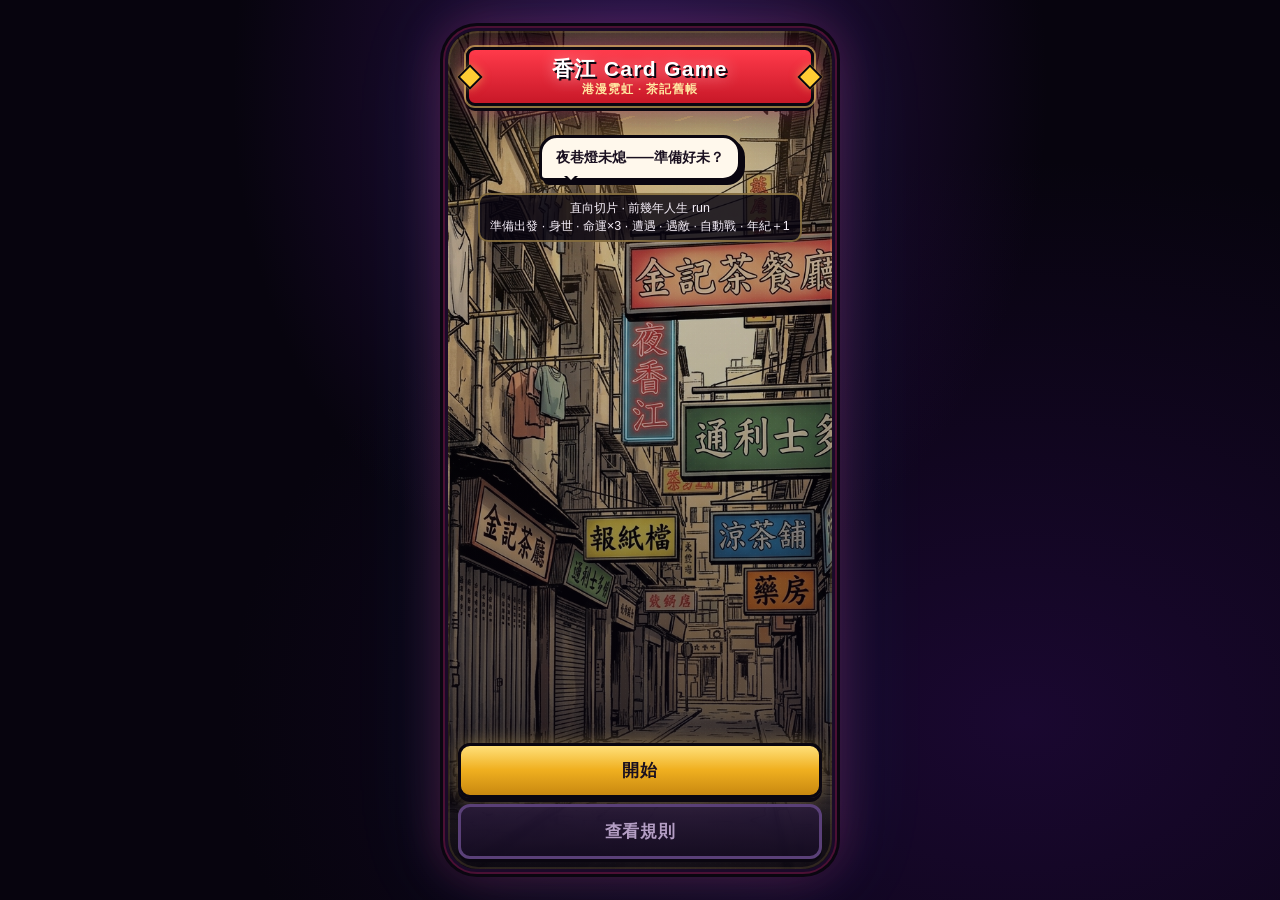
<file: index.html>
﻿<!DOCTYPE html>
<html lang="zh-Hant">
<head>
  <meta charset="UTF-8" />
  <meta name="viewport" content="width=device-width, initial-scale=1, maximum-scale=1, user-scalable=no, viewport-fit=cover" />
  <meta name="theme-color" content="#07040e" />
  <meta name="mobile-web-app-capable" content="yes" />
  <meta name="apple-mobile-web-app-status-bar-style" content="black-translucent" />
  <title>香江 Card Game · 直向切片</title>
  <link rel="stylesheet" href="styles.css?v=t415-1" id="app-css" />
</head>
<body>
  <div class="page">
    <div id="phone" class="phone" aria-label="遊戲畫面">
      <div id="screen" class="screen"></div>
    </div>
  </div>
  <script src="data.js?v=t415-1"></script>
  <script src="app.js?v=t415-1"></script>
  <script>
    /* t362：舊快取自癒守衛
       問題：瀏覽器留著舊 styles.css（指向已搬到 assets/ui/_legacy-svg/ 的 bg-*.svg），
             畫面只剩紫黑色幾何佔位圖 → 玩家回報「背景底圖缺失」。
       做法：用一個離屏探針實際量度 CSS 算出來的 background-image。
             如果指的不是背景 JPG，就帶新 query 重新載入 CSS；仍未好就整頁重載一次。
             兩次都失敗就放棄（避免無限迴圈），由 app.js 的 inline 保險接手。 */
    (function () {
      var WANT = {
        "bg-title": "bg-title.jpg",
        "bg-home": "bg-home.jpg",
        "bg-events": "bg-events.jpg",
        "bg-team": "bg-team.jpg",
        "bg-encounter": "bg-encounter.jpg",
        "bg-battle": "bg-battle-scene.jpg",
        "bg-result": "bg-result.jpg"
      };
      var K_CSS = "hkcg-bg-guard-css";
      var K_RELOAD = "hkcg-bg-guard-reload";

      function seen(k) {
        try { return sessionStorage.getItem(k) === "1"; } catch (e) { return true; }
      }
      function mark(k) {
        try { sessionStorage.setItem(k, "1"); } catch (e) {}
      }
      function clearGuards() {
        try {
          sessionStorage.removeItem(K_CSS);
          sessionStorage.removeItem(K_RELOAD);
        } catch (e) {}
      }

      function bgOf(cls) {
        var d = document.createElement("div");
        d.className = "screen has-bg " + cls;
        d.setAttribute("aria-hidden", "true");
        d.style.cssText = "position:absolute;left:-9999px;top:0;width:8px;height:8px;pointer-events:none";
        document.body.appendChild(d);
        var v = "";
        try { v = getComputedStyle(d).backgroundImage || ""; } catch (e) { v = ""; }
        document.body.removeChild(d);
        return v;
      }

      function badKeys() {
        var bad = [];
        for (var k in WANT) {
          if (!Object.prototype.hasOwnProperty.call(WANT, k)) continue;
          if (bgOf(k).indexOf(WANT[k]) === -1) bad.push(k);
        }
        return bad;
      }

      function heal() {
        if (!badKeys().length) {
          clearGuards();
          return;
        }
        /* 第一次：只換 CSS 的 query（唔會丟失遊戲進度） */
        if (!seen(K_CSS)) {
          mark(K_CSS);
          var link = document.getElementById("app-css");
          if (link) {
            link.setAttribute("href", "styles.css?v=t415-1-r" + Date.now());
            setTimeout(function () { heal(); }, 500);
            return;
          }
        }
        /* 第二次：真係要整頁重載（加 query 繞過整頁快取，唔會無限循環） */
        if (!seen(K_RELOAD)) {
          mark(K_RELOAD);
          try {
            var u = location.href.split("#")[0];
            u += (u.indexOf("?") === -1 ? "?" : "&") + "bgfix=" + Date.now();
            location.replace(u);
          } catch (e) {}
          return;
        }
        /* 兩次都唔得 → 唔再糾纏，交畀 app.js 的 inline 保險 */
      }

      if (document.readyState === "complete") heal();
      else window.addEventListener("load", heal);
    })();
  </script>
</body>
</html>
</file>
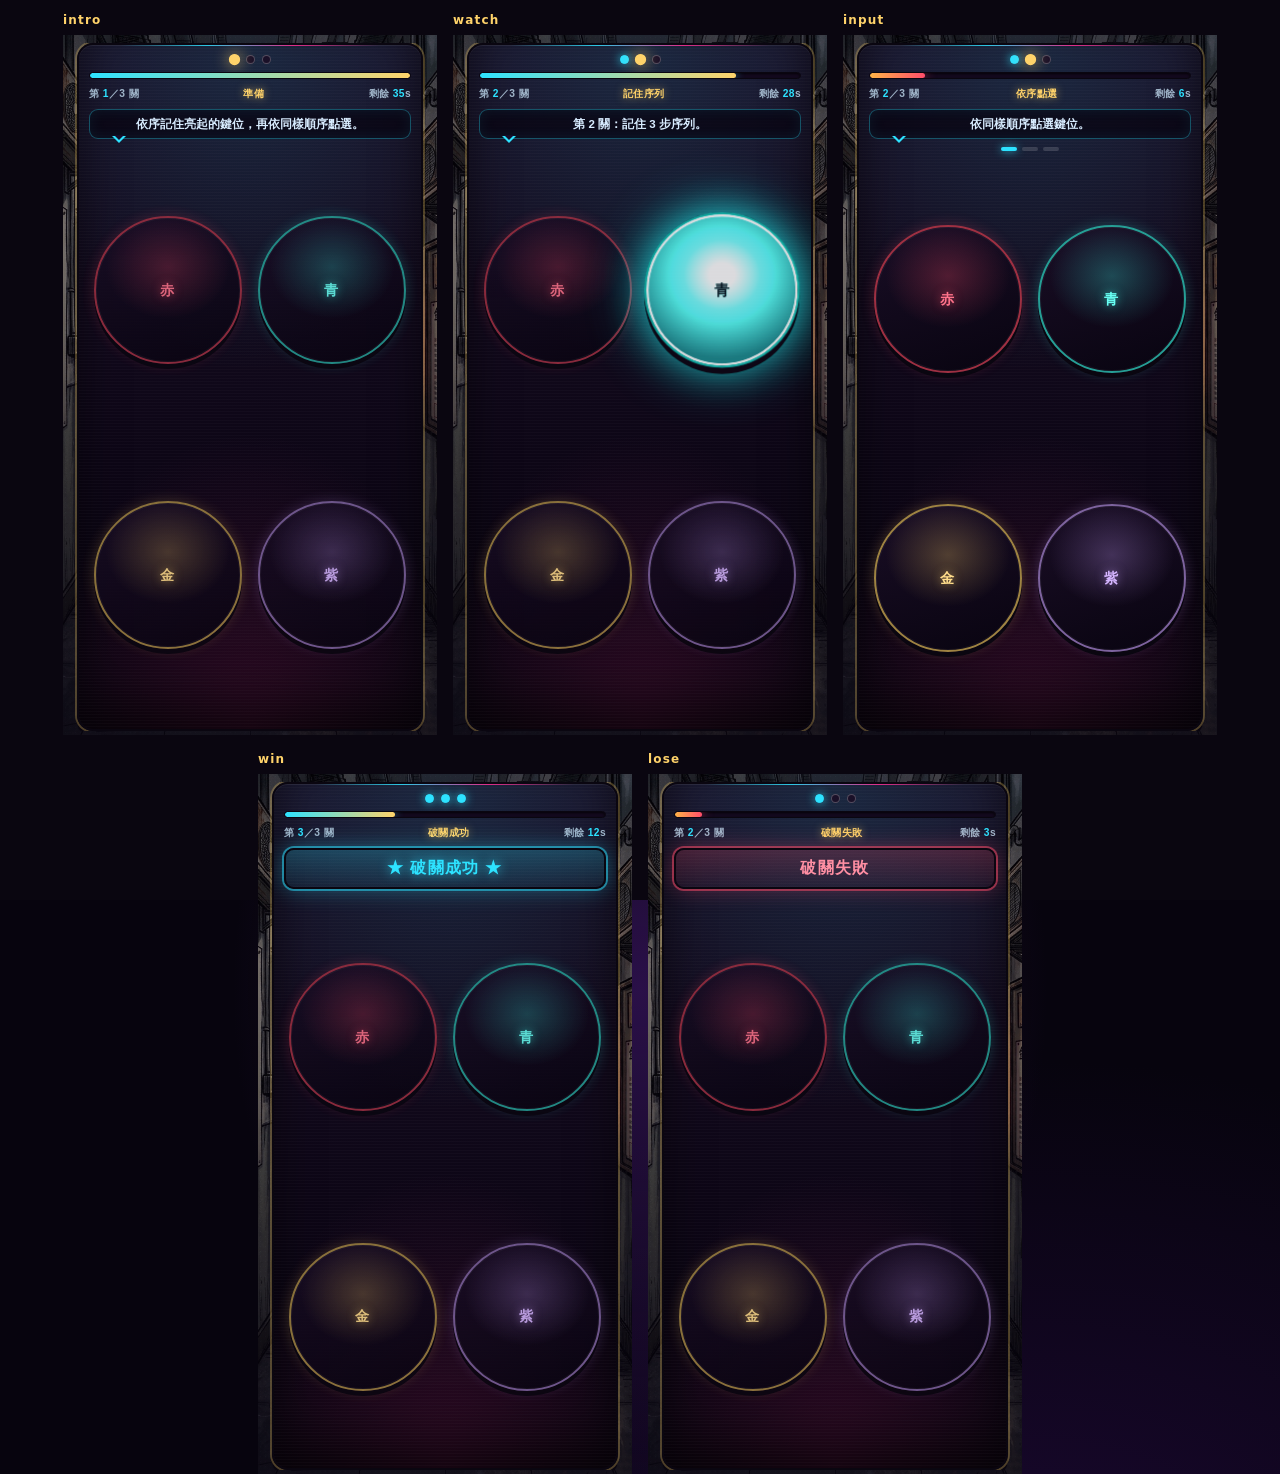
<file: _mg_preview.html>
<!DOCTYPE html>
<html lang="zh-Hant">
<head>
<meta charset="UTF-8" />
<meta name="viewport" content="width=device-width, initial-scale=1" />
<title>小遊戲預覽</title>
<link rel="stylesheet" href="styles.css" />
<style>
  body { background: #0a0610; margin: 0; padding: 12px; display: flex; flex-wrap: wrap; gap: 16px; justify-content: center; }
  .frame { width: 374px; }
  .frame > h3 { color: #ffd36a; font: 900 12px/1.4 system-ui; margin: 0 0 6px; letter-spacing: .1em; }
  .screen.demo { position: relative; height: 700px; padding: 8px 10px 10px; gap: 6px; }
</style>
</head>
<body>

  <div class="frame">
    <h3>intro</h3>
    <div class="screen demo has-bg bg-soft" data-screen="minigame">
      <div class="mg-wrap"><div class="mg-arcade">
    <div class="mg-rounds"><span class="mg-round-dot now"></span><span class="mg-round-dot"></span><span class="mg-round-dot"></span></div>
    <div class="mg-timebar"><i style="width:100%"></i></div>
    <div class="mg-status">
      <span>第 <b>1</b>／3 關</span>
      <span class="mg-phase">準備</span>
      <span>剩餘 <b>35</b>s</span>
    </div>
    <div class="bubble neon mg-msg">依序記住亮起的鍵位，再依同樣順序點選。</div>
    
    <div class="mg-pads mg-pads-neon"><button type="button" class="mg-pad mg-pad-neon" data-pad="0" style="--mg-c:#ff4d6a" disabled><span class="mg-pad-label">赤</span></button><button type="button" class="mg-pad mg-pad-neon" data-pad="1" style="--mg-c:#3dfff0" disabled><span class="mg-pad-label">青</span></button><button type="button" class="mg-pad mg-pad-neon" data-pad="2" style="--mg-c:#ffd36a" disabled><span class="mg-pad-label">金</span></button><button type="button" class="mg-pad mg-pad-neon" data-pad="3" style="--mg-c:#c9a0ff" disabled><span class="mg-pad-label">紫</span></button></div>
  </div></div>
    </div>
  </div>
  <div class="frame">
    <h3>watch</h3>
    <div class="screen demo has-bg bg-soft" data-screen="minigame">
      <div class="mg-wrap"><div class="mg-arcade">
    <div class="mg-rounds"><span class="mg-round-dot done"></span><span class="mg-round-dot now"></span><span class="mg-round-dot"></span></div>
    <div class="mg-timebar"><i style="width:80%"></i></div>
    <div class="mg-status">
      <span>第 <b>2</b>／3 關</span>
      <span class="mg-phase">記住序列</span>
      <span>剩餘 <b>28</b>s</span>
    </div>
    <div class="bubble neon mg-msg">第 2 關：記住 3 步序列。</div>
    
    <div class="mg-pads mg-pads-neon"><button type="button" class="mg-pad mg-pad-neon" data-pad="0" style="--mg-c:#ff4d6a" disabled><span class="mg-pad-label">赤</span></button><button type="button" class="mg-pad mg-pad-neon lit" data-pad="1" style="--mg-c:#3dfff0" disabled><span class="mg-pad-label">青</span></button><button type="button" class="mg-pad mg-pad-neon" data-pad="2" style="--mg-c:#ffd36a" disabled><span class="mg-pad-label">金</span></button><button type="button" class="mg-pad mg-pad-neon" data-pad="3" style="--mg-c:#c9a0ff" disabled><span class="mg-pad-label">紫</span></button></div>
  </div></div>
    </div>
  </div>
  <div class="frame">
    <h3>input</h3>
    <div class="screen demo has-bg bg-soft" data-screen="minigame">
      <div class="mg-wrap"><div class="mg-arcade">
    <div class="mg-rounds"><span class="mg-round-dot done"></span><span class="mg-round-dot now"></span><span class="mg-round-dot"></span></div>
    <div class="mg-timebar warn"><i style="width:17.142857142857142%"></i></div>
    <div class="mg-status">
      <span>第 <b>2</b>／3 關</span>
      <span class="mg-phase">依序點選</span>
      <span>剩餘 <b>6</b>s</span>
    </div>
    <div class="bubble neon mg-msg">依同樣順序點選鍵位。</div>
    <div class="mg-input-progress"><i class="on"></i><i class=""></i><i class=""></i></div>
    <div class="mg-pads mg-pads-neon"><button type="button" class="mg-pad mg-pad-neon" data-pad="0" style="--mg-c:#ff4d6a"><span class="mg-pad-label">赤</span></button><button type="button" class="mg-pad mg-pad-neon" data-pad="1" style="--mg-c:#3dfff0"><span class="mg-pad-label">青</span></button><button type="button" class="mg-pad mg-pad-neon" data-pad="2" style="--mg-c:#ffd36a"><span class="mg-pad-label">金</span></button><button type="button" class="mg-pad mg-pad-neon" data-pad="3" style="--mg-c:#c9a0ff"><span class="mg-pad-label">紫</span></button></div>
  </div></div>
    </div>
  </div>
  <div class="frame">
    <h3>win</h3>
    <div class="screen demo has-bg bg-soft" data-screen="minigame">
      <div class="mg-wrap"><div class="mg-arcade">
    <div class="mg-rounds"><span class="mg-round-dot done"></span><span class="mg-round-dot done"></span><span class="mg-round-dot done"></span></div>
    <div class="mg-timebar"><i style="width:34.285714285714285%"></i></div>
    <div class="mg-status">
      <span>第 <b>3</b>／3 關</span>
      <span class="mg-phase">破關成功</span>
      <span>剩餘 <b>12</b>s</span>
    </div>
    <div class="mg-result-banner win">★ 破關成功 ★</div>
    
    <div class="mg-pads mg-pads-neon"><button type="button" class="mg-pad mg-pad-neon" data-pad="0" style="--mg-c:#ff4d6a" disabled><span class="mg-pad-label">赤</span></button><button type="button" class="mg-pad mg-pad-neon" data-pad="1" style="--mg-c:#3dfff0" disabled><span class="mg-pad-label">青</span></button><button type="button" class="mg-pad mg-pad-neon" data-pad="2" style="--mg-c:#ffd36a" disabled><span class="mg-pad-label">金</span></button><button type="button" class="mg-pad mg-pad-neon" data-pad="3" style="--mg-c:#c9a0ff" disabled><span class="mg-pad-label">紫</span></button></div>
  </div></div>
    </div>
  </div>
  <div class="frame">
    <h3>lose</h3>
    <div class="screen demo has-bg bg-soft" data-screen="minigame">
      <div class="mg-wrap"><div class="mg-arcade">
    <div class="mg-rounds"><span class="mg-round-dot done"></span><span class="mg-round-dot"></span><span class="mg-round-dot"></span></div>
    <div class="mg-timebar warn"><i style="width:8.571428571428571%"></i></div>
    <div class="mg-status">
      <span>第 <b>2</b>／3 關</span>
      <span class="mg-phase">破關失敗</span>
      <span>剩餘 <b>3</b>s</span>
    </div>
    <div class="mg-result-banner lose">破關失敗</div>
    
    <div class="mg-pads mg-pads-neon"><button type="button" class="mg-pad mg-pad-neon" data-pad="0" style="--mg-c:#ff4d6a" disabled><span class="mg-pad-label">赤</span></button><button type="button" class="mg-pad mg-pad-neon" data-pad="1" style="--mg-c:#3dfff0" disabled><span class="mg-pad-label">青</span></button><button type="button" class="mg-pad mg-pad-neon" data-pad="2" style="--mg-c:#ffd36a" disabled><span class="mg-pad-label">金</span></button><button type="button" class="mg-pad mg-pad-neon" data-pad="3" style="--mg-c:#c9a0ff" disabled><span class="mg-pad-label">紫</span></button></div>
  </div></div>
    </div>
  </div>
</body>
</html>
</file>
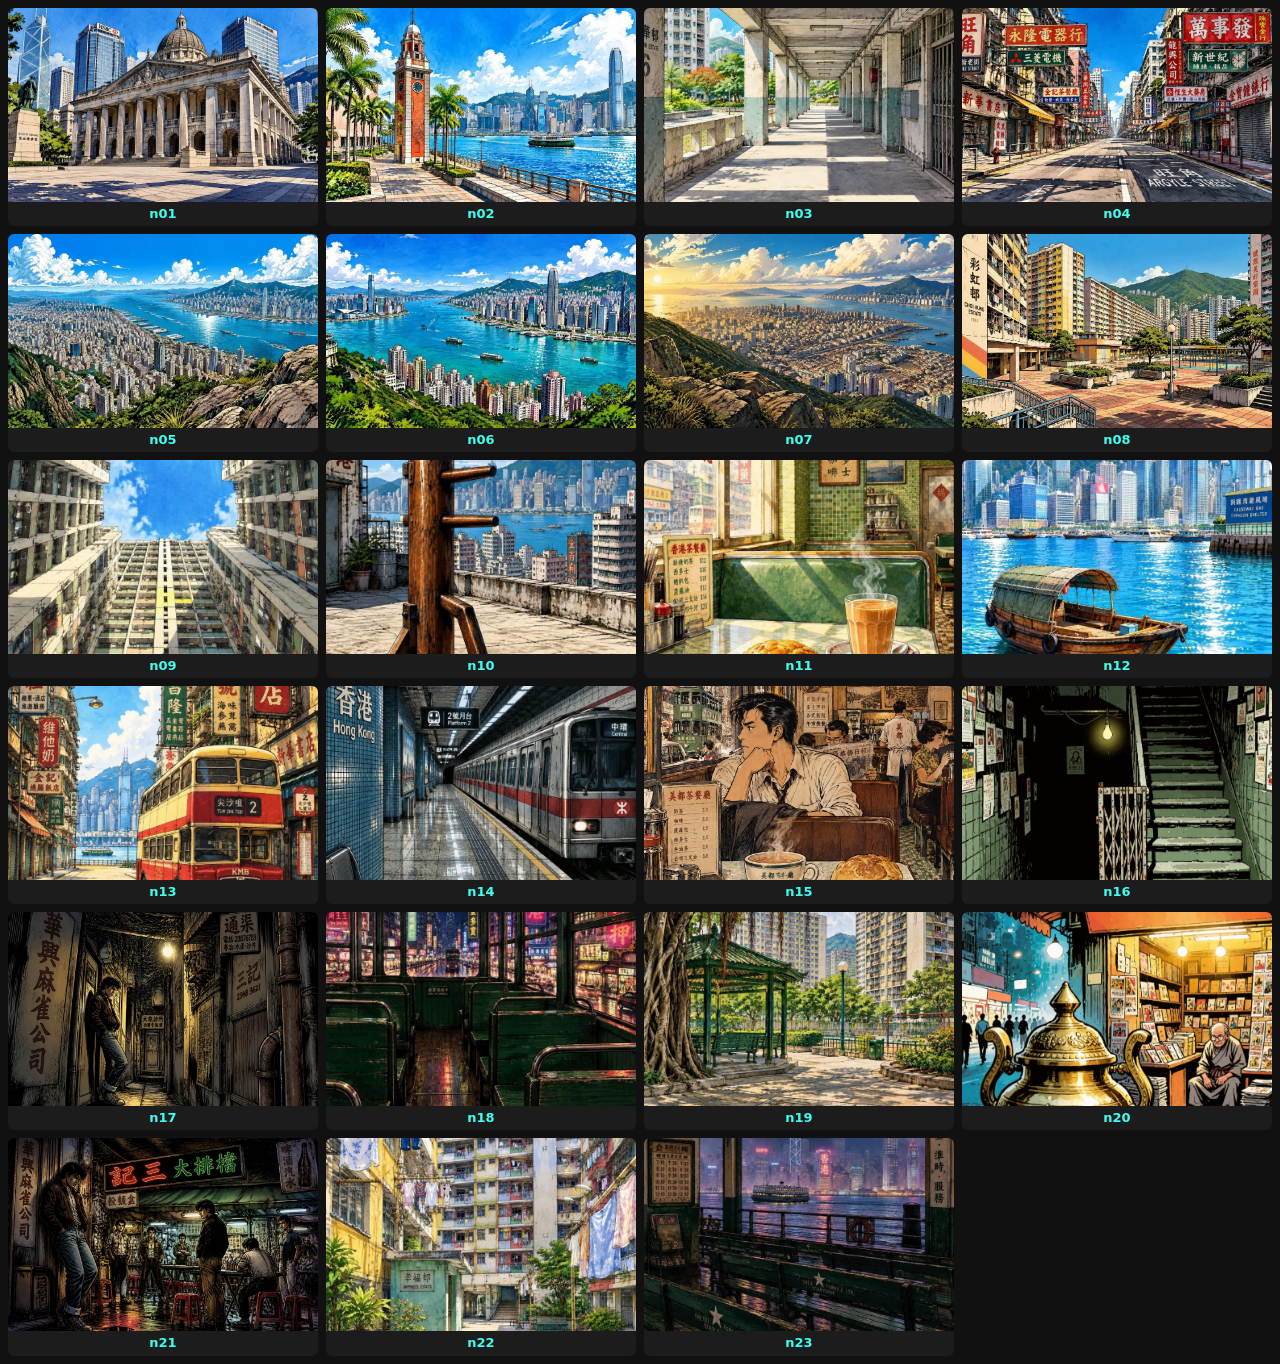
<file: assets/bg/_new/_index.html>
<!DOCTYPE html><html><head><meta charset="UTF-8">
<style>
body{margin:0;background:#111;color:#eee;font:13px/1.4 system-ui;}
.grid{display:grid;grid-template-columns:repeat(4,1fr);gap:8px;padding:8px;}
figure{margin:0;background:#1c1c1c;border-radius:6px;overflow:hidden;}
img{width:100%;display:block;aspect-ratio:16/10;object-fit:cover;}
figcaption{text-align:center;padding:3px;font-weight:900;color:#3dfff0;}
</style></head><body><div class="grid">
  <figure>
    <img src="n01.jpg" alt="n01.jpg" />
    <figcaption>n01</figcaption>
  </figure>
  <figure>
    <img src="n02.jpg" alt="n02.jpg" />
    <figcaption>n02</figcaption>
  </figure>
  <figure>
    <img src="n03.jpg" alt="n03.jpg" />
    <figcaption>n03</figcaption>
  </figure>
  <figure>
    <img src="n04.jpg" alt="n04.jpg" />
    <figcaption>n04</figcaption>
  </figure>
  <figure>
    <img src="n05.jpg" alt="n05.jpg" />
    <figcaption>n05</figcaption>
  </figure>
  <figure>
    <img src="n06.jpg" alt="n06.jpg" />
    <figcaption>n06</figcaption>
  </figure>
  <figure>
    <img src="n07.jpg" alt="n07.jpg" />
    <figcaption>n07</figcaption>
  </figure>
  <figure>
    <img src="n08.jpg" alt="n08.jpg" />
    <figcaption>n08</figcaption>
  </figure>
  <figure>
    <img src="n09.jpg" alt="n09.jpg" />
    <figcaption>n09</figcaption>
  </figure>
  <figure>
    <img src="n10.jpg" alt="n10.jpg" />
    <figcaption>n10</figcaption>
  </figure>
  <figure>
    <img src="n11.jpg" alt="n11.jpg" />
    <figcaption>n11</figcaption>
  </figure>
  <figure>
    <img src="n12.jpg" alt="n12.jpg" />
    <figcaption>n12</figcaption>
  </figure>
  <figure>
    <img src="n13.jpg" alt="n13.jpg" />
    <figcaption>n13</figcaption>
  </figure>
  <figure>
    <img src="n14.jpg" alt="n14.jpg" />
    <figcaption>n14</figcaption>
  </figure>
  <figure>
    <img src="n15.jpg" alt="n15.jpg" />
    <figcaption>n15</figcaption>
  </figure>
  <figure>
    <img src="n16.jpg" alt="n16.jpg" />
    <figcaption>n16</figcaption>
  </figure>
  <figure>
    <img src="n17.jpg" alt="n17.jpg" />
    <figcaption>n17</figcaption>
  </figure>
  <figure>
    <img src="n18.jpg" alt="n18.jpg" />
    <figcaption>n18</figcaption>
  </figure>
  <figure>
    <img src="n19.jpg" alt="n19.jpg" />
    <figcaption>n19</figcaption>
  </figure>
  <figure>
    <img src="n20.jpg" alt="n20.jpg" />
    <figcaption>n20</figcaption>
  </figure>
  <figure>
    <img src="n21.jpg" alt="n21.jpg" />
    <figcaption>n21</figcaption>
  </figure>
  <figure>
    <img src="n22.jpg" alt="n22.jpg" />
    <figcaption>n22</figcaption>
  </figure>
  <figure>
    <img src="n23.jpg" alt="n23.jpg" />
    <figcaption>n23</figcaption>
  </figure></div></body></html>
</file>
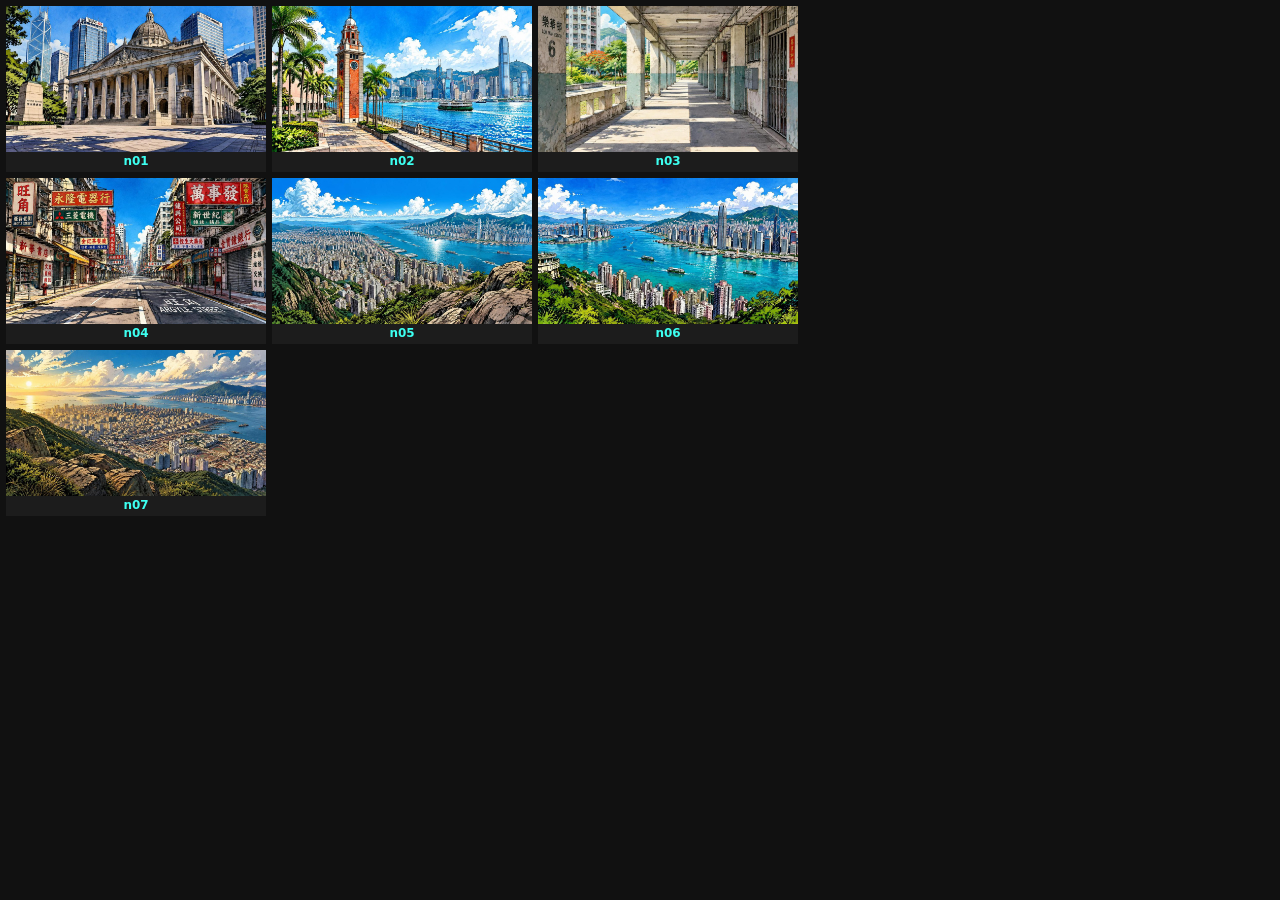
<file: assets/bg/_new/_seven.html>
<!DOCTYPE html><html><head><meta charset="UTF-8">
<style>
body{margin:0;background:#111;color:#eee;font:12px/1.3 system-ui;}
.grid{display:grid;grid-template-columns:repeat(3,260px);gap:6px;padding:6px;}
figure{margin:0;background:#1c1c1c;}
img{width:100%;display:block;}
figcaption{text-align:center;padding:2px;font-weight:900;color:#3dfff0;}
</style></head><body><div class="grid">
  <figure>
    <img src="n01.jpg" alt="n01" />
    <figcaption>n01</figcaption>
  </figure>
  <figure>
    <img src="n02.jpg" alt="n02" />
    <figcaption>n02</figcaption>
  </figure>
  <figure>
    <img src="n03.jpg" alt="n03" />
    <figcaption>n03</figcaption>
  </figure>
  <figure>
    <img src="n04.jpg" alt="n04" />
    <figcaption>n04</figcaption>
  </figure>
  <figure>
    <img src="n05.jpg" alt="n05" />
    <figcaption>n05</figcaption>
  </figure>
  <figure>
    <img src="n06.jpg" alt="n06" />
    <figcaption>n06</figcaption>
  </figure>
  <figure>
    <img src="n07.jpg" alt="n07" />
    <figcaption>n07</figcaption>
  </figure></div></body></html>
</file>
<file: styles.css>
:root {
  --bg: #07040e;
  --phone: #100818;
  --panel: #1c122aee;
  --panel-solid: #1a1028;
  --ink: #0a0610;
  --neon-pink: #ff2d95;
  --neon-cyan: #2de2ff;
  --neon-gold: #ffd36a;
  --neon-lime: #b8ff4a;
  --cha-yellow: #ffcc33;
  --cha-red: #e83a3a;
  --text: #f7f0fa;
  --muted: #b49ec4;
  --danger: #ff5a6a;
  --ok: #5dffb0;
  --bar-bg: #2a1a38;
  --frame: 390px;
  --frame-h: 844px;
  --ink-border: 3px solid #0a0610;
  --comic-radius: 14px;
}

* { box-sizing: border-box; margin: 0; padding: 0; }

html, body {
  height: 100%;
  background:
    radial-gradient(ellipse at 50% 10%, #2a1048 0%, transparent 45%),
    radial-gradient(ellipse at 80% 80%, #1a0830 0%, var(--bg) 55%);
  color: var(--text);
  font-family: "PingFang TC", "Noto Sans TC", "Microsoft JhengHei", "Heiti TC", sans-serif;
  -webkit-font-smoothing: antialiased;
}

.page {
  min-height: 100%;
  display: flex;
  align-items: center;
  justify-content: center;
  padding: 16px;
}

/* Outer phone bezel */
.phone {
  width: min(100vw - 24px, var(--frame));
  height: min(96vh, var(--frame-h));
  aspect-ratio: 390 / 844;
  max-height: 96vh;
  background: #0a0612;
  border: 3px solid #1a0a28;
  border-radius: 32px;
  box-shadow:
    0 0 0 2px #ff2d9544,
    0 0 0 5px #0a0610,
    0 0 48px rgba(255, 45, 149, 0.28),
    0 0 96px rgba(45, 226, 255, 0.12),
    inset 0 0 80px rgba(0,0,0,0.5);
  overflow: hidden;
  position: relative;
}

.phone::before {
  content: "";
  position: absolute;
  inset: 0;
  pointer-events: none;
  z-index: 50;
  border-radius: 30px;
  box-shadow: inset 0 0 0 2px rgba(255,211,106,0.12);
}

/* Shared screen — no vertical scrollbar anywhere in the phone frame */
.screen {
  width: 100%;
  height: 100%;
  overflow: hidden;
  /* t363：上下留白收細（12px 12px 14px → 8px 10px 10px；gap 8 → 6） */
  padding: 8px 10px 10px;
  display: flex;
  flex-direction: column;
  gap: 6px;
  position: relative;
  background: #100818;
  scrollbar-width: none;
  -ms-overflow-style: none;
}
.screen::-webkit-scrollbar { display: none; width: 0; height: 0; }
.phone *,
.screen * {
  scrollbar-width: none;
  -ms-overflow-style: none;
}
.phone *::-webkit-scrollbar,
.screen *::-webkit-scrollbar { display: none !important; width: 0 !important; height: 0 !important; }


/* Screen scene backgrounds */
.screen.has-bg {
  background-color: #0a0610;
  background-size: cover;
  background-position: center top;
  background-repeat: no-repeat;
}
/* t360：背景底圖由手繪 SVG 佔位圖換成真實插畫 JPG
   （SVG 內含洋紅／青色長條方塊，玩家會當成破圖；JPG 係 896x1200 完整場景）
   遮罩比原本薄，保留插畫質感但確保 UI 可讀 */
.screen.bg-title { background-image: linear-gradient(180deg, rgba(8,4,16,0.18) 0%, rgba(8,4,16,0.3) 46%, rgba(8,4,16,0.8) 100%), url("assets/ui/bg-title.jpg"); background-position: center 28%; }
.screen.bg-home { background-image: linear-gradient(180deg, rgba(8,4,16,0.22) 0%, rgba(8,4,16,0.14) 30%, rgba(8,4,16,0.6) 66%, rgba(8,4,16,0.9) 100%), url("assets/ui/bg-home.jpg"); background-position: center 34%; padding-bottom: 78px; }
/* no-scrollbar-global-home */
.screen.bg-home {
  overflow: hidden;
  gap: 6px;
}
.screen.bg-home .bubble {
  margin: 0;
  font-size: 0.82rem;
  padding: 8px 10px;
}

/* t359：故事包列表／詳情同用 bg-home 背景，但冇主頁底欄——
   之前誤用 78px padding-bottom（留俾 tab-bar），令列表少 78px 高又要捲，
   底部又多一截空白。呢兩頁要還原正常 padding，列表食晒剩餘高度。 */
.screen.bg-home[data-screen="storyPacks"],
.screen.bg-home[data-screen="storyPackDetail"] {
  padding-bottom: 14px;
}
.screen.bg-home[data-screen="storyPacks"] > .pack-list,
.screen.bg-home[data-screen="storyPackDetail"] > .pack-detail {
  flex: 1 1 auto;
  min-height: 0;
  overscroll-behavior: contain;
  -webkit-overflow-scrolling: touch;
  scrollbar-width: thin;
  scrollbar-color: rgba(45, 226, 255, 0.35) transparent;
}
.screen.bg-home[data-screen="storyPacks"] > .pack-list::-webkit-scrollbar,
.screen.bg-home[data-screen="storyPackDetail"] > .pack-detail::-webkit-scrollbar {
  width: 4px;
}
.screen.bg-home[data-screen="storyPacks"] > .pack-list::-webkit-scrollbar-thumb,
.screen.bg-home[data-screen="storyPackDetail"] > .pack-detail::-webkit-scrollbar-thumb {
  background: rgba(45, 226, 255, 0.35);
  border-radius: 2px;
}
.screen.bg-home[data-screen="storyPacks"] > .sub {
  flex: 0 0 auto;
}
.screen.bg-home .home-side .side-icon {
  padding: 4px 2px;
  font-size: 0.62rem;
}
.screen.bg-home .home-side .side-icon .ico {
  font-size: 1rem;
  margin-bottom: 0;
}

.screen.bg-events { background-image: linear-gradient(180deg, rgba(8,4,16,0.34) 0%, rgba(8,4,16,0.26) 40%, rgba(8,4,16,0.76) 100%), url("assets/ui/bg-events.jpg"); background-position: center 34%; }
.screen.bg-team { background-image: linear-gradient(180deg, rgba(8,4,16,0.36) 0%, rgba(8,4,16,0.26) 38%, rgba(8,4,16,0.8) 100%), url("assets/ui/bg-team.jpg"); background-position: center 42%; }
.screen.bg-encounter { background-image: linear-gradient(180deg, rgba(8,4,16,0.32) 0%, rgba(8,4,16,0.24) 40%, rgba(8,4,16,0.78) 100%), url("assets/ui/bg-encounter.jpg"); background-position: center 40%; }
.screen.bg-battle { background-image: linear-gradient(180deg, rgba(8,4,16,0.36) 0%, rgba(8,4,16,0.14) 38%, rgba(8,4,16,0.26) 60%, rgba(8,4,16,0.74) 100%), url("assets/ui/bg-battle-scene.jpg"); padding: 10px 8px 12px; background-position: center center; }
.screen.bg-result { background-image: linear-gradient(180deg, rgba(8,4,16,0.22) 0%, rgba(8,4,16,0.36) 46%, rgba(8,4,16,0.86) 100%), url("assets/ui/bg-result.jpg"); background-position: center 36%; }
.screen.bg-soft { background-image: linear-gradient(180deg, rgba(8,4,16,0.3) 0%, rgba(8,4,16,0.72) 100%), url("assets/ui/bg-events.jpg"); background-position: center 34%; }

/* Halftone / noise / neon wash overlays */
.screen::after {
  content: "";
  position: absolute;
  inset: 0;
  pointer-events: none;
  z-index: 1;
  opacity: 0.08;
  background-image:
    radial-gradient(circle, #fff 0.6px, transparent 0.8px),
    repeating-linear-gradient(0deg, transparent 0 3px, rgba(0,0,0,0.04) 3px 4px);
  background-size: 5px 5px, 100% 100%;
  mix-blend-mode: soft-light;
}
.screen > * { position: relative; z-index: 2; }

/* Title neon */
.neon-title {
  font-size: 1.7rem;
  font-weight: 900;
  letter-spacing: 0.06em;
  text-align: center;
  background: linear-gradient(90deg, var(--neon-cyan), var(--neon-pink), var(--neon-gold));
  -webkit-background-clip: text;
  background-clip: text;
  color: transparent;
  filter: drop-shadow(0 0 10px rgba(255,45,149,0.55));
  margin-top: 12px;
  margin-bottom: 4px;
}

.title-banner {
  margin: 8px 8px 4px;
  background: linear-gradient(180deg, #ff3a4a 0%, #c81828 100%);
  border: 3px solid #0a0610;
  border-radius: 9px;
  box-shadow:
    0 0 0 2px #ffd36a88,
    0 5px 0 #0a0610,
    0 0 24px rgba(255,45,149,0.4);
  /* t363：標題橫額收細（padding 14/12 → 7/10；margin-top 28 → 8） */
  padding: 7px 10px 6px;
  text-align: center;
  position: relative;
  flex-shrink: 0;
}
.title-banner::before,
.title-banner::after {
  content: "";
  position: absolute;
  top: 50%;
  width: 14px;
  height: 14px;
  border: 2.5px solid #0a0610;
  background: var(--cha-yellow);
  transform: translateY(-50%) rotate(45deg);
  box-shadow: 0 0 10px rgba(255,211,106,0.5);
}
.title-banner::before { left: -8px; }
.title-banner::after { right: -8px; }
.title-banner .neon-title {
  margin: 0;
  font-size: 1.32rem;
  line-height: 1.15;
  color: #fff;
  background: none;
  -webkit-background-clip: unset;
  background-clip: unset;
  filter: drop-shadow(2px 2px 0 #0a0610) drop-shadow(0 0 8px rgba(255,255,255,0.35));
}
.title-banner .tagline {
  margin-top: 2px;
  font-size: 0.72rem;
  line-height: 1.2;
  font-weight: 700;
  color: #ffe8a0;
  letter-spacing: 0.08em;
}

.sub {
  text-align: center;
  color: var(--muted);
  font-size: 0.85rem;
  line-height: 1.5;
}
.screen.bg-title .sub {
  margin: 0 20px;
  padding: 5px 10px;
  font-size: 0.78rem;
  line-height: 1.4;
  color: #f7f0fa;
  background: rgba(8, 4, 16, 0.82);
  border: 2px solid rgba(255, 211, 106, 0.45);
  border-radius: 10px;
}

.spacer { flex: 1; }

/* Speech / bubble flourish */
.bubble {
  align-self: center;
  max-width: 88%;
  background: #fff8ec;
  color: #1a1020;
  border: 3px solid #0a0610;
  border-radius: 18px 18px 18px 6px;
  padding: 10px 14px;
  font-size: 0.86rem;
  font-weight: 700;
  line-height: 1.45;
  box-shadow: 4px 4px 0 #0a0610, 0 0 18px rgba(255,211,106,0.25);
  position: relative;
  margin: 6px 0;
}
.bubble::after {
  content: "";
  position: absolute;
  left: 22px;
  bottom: -12px;
  border: 7px solid transparent;
  border-top-color: #0a0610;
}
.bubble::before {
  content: "";
  position: absolute;
  left: 24px;
  bottom: -7px;
  border: 5px solid transparent;
  border-top-color: #fff8ec;
  z-index: 1;
}
.bubble.neon {
  background: linear-gradient(180deg, #2a1840, #180c28);
  color: var(--text);
  border-color: var(--neon-cyan);
  box-shadow: 4px 4px 0 #0a0610, 0 0 18px rgba(45,226,255,0.35);
}
.bubble.neon::after { border-top-color: var(--neon-cyan); }
.bubble.neon::before { border-top-color: #180c28; }

/* Buttons — 茶記 plastic + neon ink */
.btn {
  appearance: none;
  border: 3px solid #0a0610;
  background:
    linear-gradient(180deg, #ff4d9e 0%, #c41868 48%, #8a1048 100%);
  color: #fff;
  font-size: 1.05rem;
  font-weight: 800;
  padding: 13px 16px;
  border-radius: 12px;
  cursor: pointer;
  width: 100%;
  /*
   * t379：主掣唔好斷行（總導演：「金掣斷行」）。
   * 原本冇 nowrap，「繼續上次未完人生」等長文案喺窄屏會斷成兩行，
   * 按鈕高度由 55px 變 78px，擠壓下方版面。
   * 改為 nowrap + 自動縮字級（clamp），窄屏仍然一行。
   */
  white-space: nowrap;
  overflow: hidden;
  text-overflow: ellipsis;
  font-size: clamp(0.82rem, 3.6vw, 1.05rem);
  transition: transform 0.08s, box-shadow 0.15s;
  box-shadow:
    0 4px 0 #0a0610,
    0 0 18px rgba(255, 45, 149, 0.35);
  font-family: inherit;
  letter-spacing: 0.04em;
  text-shadow: 1px 1px 0 #0a0610;
  position: relative;
}
.btn:active { transform: translateY(2px); box-shadow: 0 2px 0 #0a0610, 0 0 12px rgba(255,45,149,0.3); }
.btn:disabled {
  opacity: 0.4;
  cursor: not-allowed;
  box-shadow: none;
}
.btn.cyan {
  background: linear-gradient(180deg, #4ef0ff 0%, #1ab8d0 48%, #0e7a90 100%);
  box-shadow: 0 4px 0 #0a0610, 0 0 18px rgba(45, 226, 255, 0.4);
}
.btn.gold {
  background: linear-gradient(180deg, #ffe07a 0%, #f0b020 48%, #c88810 100%);
  color: #1a1020;
  text-shadow: none;
  box-shadow: 0 4px 0 #0a0610, 0 0 18px rgba(255, 211, 106, 0.4);
}
.btn.pink {
  background: linear-gradient(180deg, #ff6eb4 0%, #ff2d95 48%, #c01868 100%);
  color: #fff8fc;
  text-shadow: 0 1px 0 #8a1048;
  box-shadow: 0 4px 0 #0a0610, 0 0 18px rgba(255, 45, 149, 0.45);
}
.btn.ghost {
  background: linear-gradient(180deg, #2a1a3ccc, #160c24cc);
  border-color: #5a4078;
  box-shadow: 0 3px 0 #0a0610;
  color: var(--muted);
  font-weight: 700;
  text-shadow: none;
}
.btn.small {
  padding: 8px 12px;
  font-size: 0.88rem;
  width: auto;
}
.btn-row {
  display: grid;
  grid-template-columns: 1fr 1fr;
  gap: 10px;
}

/* Resource chips / HUD */
.hud {
  display: flex;
  justify-content: space-between;
  align-items: center;
  gap: 6px;
  /* t363：頂欄收細（8px 10px → 4px 8px；邊框 3px → 2.5px） */
  padding: 4px 8px;
  min-height: 0;
  flex-shrink: 0;
  /* t382：missions 頂欄有 4 個 chip（差事／膠幣／金幣／聲望），窄機 390px 時
     合計寬度超過容器 → nowrap 令最後一個「聲望」被擠出畫面右邊（實測右緣 431px > 390px）。
     允許換行並限定最寬，確保任何 chip 都留在畫面內。 */
  flex-wrap: wrap;
  row-gap: 4px;
  max-width: 100%;
  box-sizing: border-box;
  background: linear-gradient(180deg, #241630ee, #140a20ee);
  border: 2.5px solid #0a0610;
  border-radius: 10px;
  box-shadow: 0 2px 0 #0a0610, inset 0 0 20px rgba(45,226,255,0.08);
}
.hud > .chip {
  min-width: 0;
  max-width: 100%;
  overflow-wrap: anywhere;
}
.chip {
  display: inline-flex;
  align-items: center;
  gap: 5px;
  padding: 3px 8px;
  border-radius: 999px;
  border: 2px solid #0a0610;
  font-weight: 800;
  font-size: 0.78rem;
  line-height: 1.15;
  /* t363：頂欄過高元兇——冇 nowrap，中文會喺藥丸內斷成 2–3 行
     實測 chip 高 50px（正常應 30px），整條 .hud 74px → 55px */
  white-space: nowrap;
  background: #1a1028;
  box-shadow: 0 0 10px rgba(255,211,106,0.15);
}
.chip.year {
  color: var(--neon-cyan);
  border-color: var(--neon-cyan);
  box-shadow: 0 0 12px rgba(45,226,255,0.35);
}
.chip.soul {
  color: var(--neon-gold);
  border-color: var(--neon-gold);
  box-shadow: 0 0 12px rgba(255,211,106,0.35);
}
.chip .dot {
  width: 10px;
  height: 10px;
  border-radius: 50%;
  background: currentColor;
  box-shadow: 0 0 8px currentColor;
}

.section-title {
  font-size: 1.05rem;
  font-weight: 900;
  color: #fff;
  text-align: center;
  margin: 2px 0;
  padding: 8px 14px;
  background: linear-gradient(90deg, transparent, #ff2d9588, #2de2ff66, transparent);
  border-top: 2px solid #0a0610;
  border-bottom: 2px solid #0a0610;
  text-shadow: 2px 2px 0 #0a0610, 0 0 12px rgba(255,45,149,0.5);
  letter-spacing: 0.12em;
}

.ribbon {
  align-self: center;
  background: linear-gradient(180deg, #6b3ad8, #3a1a88);
  border: 2.5px solid #0a0610;
  color: #fff;
  font-weight: 900;
  /* t363：頂部收細（0.95rem／6px 28px／3px → 0.82rem／3px 20px／2.5px） */
  font-size: 0.82rem;
  line-height: 1.2;
  padding: 3px 20px;
  border-radius: 4px;
  box-shadow: 0 2px 0 #0a0610, 0 0 14px rgba(120,80,220,0.4);
  letter-spacing: 0.12em;
  position: relative;
  flex-shrink: 0;
  white-space: nowrap;
}
.ribbon::before, .ribbon::after {
  content: "";
  position: absolute;
  top: 50%;
  border: 8px solid transparent;
  transform: translateY(-50%);
}
.ribbon::before { left: -13px; border-right-color: #3a1a88; border-left-width: 0; }
.ribbon::after { right: -13px; border-left-color: #3a1a88; border-right-width: 0; }

/* Comic panel frames */
.comic-frame {
  border: 4px solid #0a0610;
  border-radius: var(--comic-radius);
  background: var(--panel);
  box-shadow:
    0 0 0 2px #ffd36a55,
    0 5px 0 #0a0610,
    inset 0 0 30px rgba(0,0,0,0.35);
  overflow: hidden;
  position: relative;
}
.comic-frame.glow-cyan {
  box-shadow: 0 0 0 2px #2de2ff88, 0 5px 0 #0a0610, 0 0 22px rgba(45,226,255,0.35);
}
.comic-frame.glow-pink {
  box-shadow: 0 0 0 2px #ff2d9588, 0 5px 0 #0a0610, 0 0 22px rgba(255,45,149,0.35);
}

/* Home hero — compact so 今世主頁 fits without scroll */
.home-hero {
  margin-top: 2px;
  display: flex;
  flex-direction: column;
  align-items: center;
  gap: 6px;
  flex: 1 1 auto;
  min-height: 0;
  justify-content: center;
}
.hero-card {
  width: 58%;
  max-width: 168px;
  border: 4px solid #0a0610;
  border-radius: 16px;
  overflow: hidden;
  background: #12081c;
  box-shadow:
    0 0 0 3px #ffd36a99,
    0 8px 0 #0a0610,
    0 0 28px rgba(255,45,149,0.35);
  position: relative;
}
.hero-card img {
  width: 100%;
  aspect-ratio: 3 / 4;
  object-fit: cover;
  object-position: center top;
  display: block;
}
.hero-card .cap {
  position: absolute;
  left: 0; right: 0; bottom: 0;
  padding: 8px 10px;
  background: linear-gradient(transparent, rgba(8,4,16,0.92));
  font-weight: 800;
  font-size: 0.85rem;
  text-align: center;
  text-shadow: 1px 1px 0 #0a0610;
}
.home-side {
  display: flex;
  justify-content: space-between;
  width: 100%;
  padding: 0 4px;
  gap: 6px;
}
.side-icon {
  flex: 1;
  text-align: center;
  font-size: 0.68rem;
  font-weight: 800;
  color: var(--muted);
  padding: 6px 2px;
  border: 2px solid #0a0610;
  border-radius: 12px;
  background: linear-gradient(180deg, #2a1840cc, #140a24cc);
  box-shadow: 0 2px 0 #0a0610, 0 0 10px rgba(45,226,255,0.12);
}
.side-icon .ico {
  display: block;
  font-size: 1.15rem;
  margin-bottom: 2px;
  filter: drop-shadow(0 0 6px rgba(255,211,106,0.5));
}
.side-icon.active {
  color: var(--neon-gold);
  border-color: var(--neon-gold);
  box-shadow: 0 2px 0 #0a0610, 0 0 14px rgba(255,211,106,0.4);
}
button.side-icon {
  appearance: none;
  font: inherit;
  cursor: pointer;
  color: inherit;
}
.home-actions {
  margin-top: 4px;
  margin-bottom: 4px;
  flex-shrink: 0;
}

.home-life-row {
  gap: 8px;
  align-items: stretch;
}
.home-life-row .btn {
  flex: 1 1 0;
  min-width: 0;
  padding: 10px 6px;
  font-size: 0.82rem;
  letter-spacing: 0.02em;
  white-space: normal;
  line-height: 1.25;
}
.home-life-row #btn-continue-life {
  font-size: 0.72rem;
}
.home-actions-row2 {
  margin-top: 10px;
  grid-template-columns: 1fr;
}
.home-toast {
  position: absolute;
  left: 12px;
  right: 12px;
  bottom: 88px;
  z-index: 40;
  padding: 10px 12px;
  border-radius: 12px;
  border: 3px solid #0a0610;
  background: #1a1028f2;
  color: #ffd36a;
  font-weight: 800;
  font-size: 0.85rem;
  text-align: center;
  box-shadow: 0 4px 0 #0a0610, 0 0 18px rgba(255,211,106,0.25);
}
.hero-card {
  max-width: 168px;
}

/* Bottom tab bar — life-run density */
.tab-bar {
  position: absolute;
  left: 8px;
  right: 8px;
  bottom: 10px;
  z-index: 30;
  display: grid;
  grid-template-columns: repeat(5, 1fr);
  gap: 4px;
  padding: 6px 4px;
  background: linear-gradient(180deg, #2a1a38f2, #12081cf5);
  border: 3px solid #0a0610;
  border-radius: 16px;
  box-shadow:
    0 0 0 2px #ff2d9544,
    0 -4px 24px rgba(0,0,0,0.55),
    inset 0 1px 0 rgba(255,211,106,0.15);
}
.tab {
  appearance: none;
  background: transparent;
  border: none;
  color: var(--muted);
  font-family: inherit;
  font-size: 0.62rem;
  font-weight: 800;
  padding: 4px 2px 2px;
  cursor: pointer;
  border-radius: 10px;
  line-height: 1.2;
}
.tab .ico {
  display: block;
  font-size: 1.05rem;
  margin-bottom: 2px;
}
.tab.on {
  color: #fff;
  background: linear-gradient(180deg, #ff2d9588, #8a104844);
  box-shadow: inset 0 0 0 2px var(--neon-pink), 0 0 12px rgba(255,45,149,0.35);
}
.tab:disabled,
.tab[aria-disabled="true"] { opacity: 0.55; cursor: default; }

/* Event 2×2 */
.event-grid {
  display: grid;
  grid-template-columns: 1fr 1fr;
  gap: 10px;
}
.event-card {
  background: linear-gradient(180deg, #241630, #140a20);
  border: 4px solid #0a0610;
  border-radius: 14px;
  overflow: hidden;
  cursor: pointer;
  transition: transform 0.1s, box-shadow 0.15s;
  box-shadow: 0 4px 0 #0a0610, 0 0 0 1px #ffd36a44;
  padding: 0;
  color: inherit;
  font-family: inherit;
  text-align: left;
  display: flex;
  flex-direction: column;
  min-height: 0;
}
.event-card:hover, .event-card:focus {
  outline: none;
  transform: translateY(-2px);
  box-shadow: 0 6px 0 #0a0610, 0 0 0 2px var(--neon-cyan), 0 0 18px rgba(45,226,255,0.4);
}
.event-card img {
  width: 100%;
  aspect-ratio: 5 / 3;
  max-height: 78px;
  object-fit: cover;
  display: block;
  background: #0d0818;
  border-bottom: 3px solid #0a0610;
  flex: 0 1 auto;
  min-height: 0;
}
.event-card .label {
  padding: 8px 8px 12px;
  font-size: 0.8rem;
  font-weight: 800;
  text-align: center;
  line-height: 1.3;
  background: linear-gradient(180deg, #1e1230, #12081c);
  flex: 0 0 auto;
  min-height: 0;
}
.event-card .tag {
  display: inline-block;
  margin-top: 4px;
  font-size: 0.65rem;
  font-weight: 700;
  color: #1a1020;
  background: var(--cha-yellow);
  border: 2px solid #0a0610;
  border-radius: 6px;
  padding: 1px 6px;
}
.event-card .tag.minigame {
  background: rgba(255, 120, 200, 0.85);
  color: #1a0814;
}
.event-card .tag.faction {
  background: rgba(255, 170, 80, 0.9);
  color: #1a1008;
}
.event-card .tag.gift {
  background: rgba(120, 255, 170, 0.9);
  color: #08200f;
}
.event-card .tag.fight {
  background: var(--neon-pink);
  color: #fff;
}

/* Fighter book / team grid — 3×5 original thumbs, no inner scrollbar */
.fighter-grid {
  display: grid;
  grid-template-columns: 1fr 1fr;
  gap: 8px;
  padding-right: 0;
}
.fighter-grid.thumbs-3x5 {
  grid-template-columns: repeat(3, 1fr);
  grid-template-rows: repeat(5, auto);
  gap: 6px;
  max-height: none;
  overflow: visible;
  flex: 0 0 auto;
}
.fighter-thumb {
  appearance: none;
  background: linear-gradient(180deg, #241630, #140a20);
  border: 3px solid #0a0610;
  border-radius: 10px;
  overflow: hidden;
  cursor: pointer;
  position: relative;
  padding: 0;
  color: inherit;
  font-family: inherit;
  text-align: center;
  box-shadow: 0 2px 0 #0a0610;
}
.fighter-thumb.selected {
  border-color: var(--neon-pink);
  box-shadow: 0 0 0 2px var(--neon-gold), 0 0 14px rgba(255, 45, 149, 0.45), 0 2px 0 #0a0610;
}
.fighter-thumb.selected::after {
  content: "已揀";
  position: absolute;
  top: 4px;
  right: 4px;
  background: var(--neon-pink);
  color: #fff;
  font-size: 0.55rem;
  font-weight: 900;
  padding: 1px 5px;
  border-radius: 5px;
  border: 2px solid #0a0610;
}
.fighter-thumb img {
  width: 100%;
  aspect-ratio: 3 / 4;
  object-fit: cover;
  object-position: center top;
  display: block;
  background: #0d0818;
}
.fighter-thumb .thumb-name {
  display: block;
  padding: 3px 2px 4px;
  font-size: 0.58rem;
  font-weight: 800;
  line-height: 1.2;
  white-space: nowrap;
  overflow: hidden;
  text-overflow: ellipsis;
  background: #12081c;
  border-top: 2px solid #0a0610;
}
.screen.bg-team,
.screen.bg-prep {
  overflow: hidden; /* no page scrollbar on prep/team */
  scrollbar-width: none;
  padding-bottom: 10px;
  gap: 6px;
}
.screen.bg-team::-webkit-scrollbar,
.screen.bg-prep::-webkit-scrollbar { display: none; width: 0; height: 0; }
.fighter-grid.thumbs-3x5::-webkit-scrollbar { display: none; width: 0; height: 0; }
.fighter-card {
  background: linear-gradient(180deg, #241630, #140a20);
  border: 3px solid #0a0610;
  border-radius: 12px;
  overflow: hidden;
  cursor: pointer;
  position: relative;
  transition: border-color 0.12s, box-shadow 0.12s;
  padding: 0;
  color: inherit;
  font-family: inherit;
  text-align: left;
  box-shadow: 0 3px 0 #0a0610;
}
.fighter-card.selected {
  border-color: var(--neon-pink);
  box-shadow: 0 0 0 2px var(--neon-gold), 0 0 18px rgba(255, 45, 149, 0.5), 0 3px 0 #0a0610;
}
.fighter-card.selected::after {
  content: "已揀";
  position: absolute;
  top: 6px;
  right: 6px;
  background: var(--neon-pink);
  color: #fff;
  font-size: 0.65rem;
  font-weight: 900;
  padding: 2px 7px;
  border-radius: 6px;
  border: 2px solid #0a0610;
  box-shadow: 0 2px 0 #0a0610;
}
.fighter-card img {
  width: 100%;
  aspect-ratio: 3 / 4;
  object-fit: cover;
  object-position: center top;
  display: block;
  background: #0d0818;
  border-bottom: 2px solid #0a0610;
}
.fighter-card .meta {
  padding: 6px 8px 8px;
  font-size: 0.75rem;
  line-height: 1.35;
}
.fighter-card .name {
  font-weight: 900;
  font-size: 0.82rem;
}
.fighter-card .stats {
  color: var(--muted);
  margin-top: 2px;
}
.fighter-card .rarity {
  display: inline-block;
  margin-top: 3px;
  font-size: 0.62rem;
  font-weight: 800;
  padding: 1px 6px;
  border-radius: 4px;
  border: 1.5px solid #0a0610;
  background: #3a2458;
  color: var(--neon-gold);
}

.pick-bar {
  display: flex;
  align-items: center;
  justify-content: space-between;
  gap: 8px;
  padding: 6px 8px;
  background: #140a20cc;
  border: 2px solid #0a0610;
  border-radius: 10px;
}
.pick-count {
  font-weight: 800;
  color: var(--neon-cyan);
  font-size: 0.95rem;
}

.enemy-preview {
  text-align: center;
  padding: 8px;
}
.enemy-preview img {
  width: 72%;
  max-width: 230px;
  border-radius: 16px;
  border: 4px solid #0a0610;
  box-shadow: 0 0 0 3px var(--neon-pink), 0 0 28px rgba(255, 45, 149, 0.4), 0 6px 0 #0a0610;
  aspect-ratio: 1;
  object-fit: cover;
}
.enemy-preview h2 {
  margin-top: 12px;
  font-size: 1.35rem;
  color: var(--neon-gold);
  text-shadow: 2px 2px 0 #0a0610, 0 0 12px rgba(255,211,106,0.4);
}
.enemy-preview .stats {
  color: var(--muted);
  margin-top: 6px;
}

.enemy-preview.multi h2 {
  margin-bottom: 10px;
}
.enemy-preview-row {
  display: grid;
  grid-template-columns: 1fr 1fr 1fr;
  gap: 8px;
  align-items: start;
}
.enemy-preview-card {
  background: linear-gradient(180deg, #241630ee, #12081cee);
  border: 3px solid #0a0610;
  border-radius: 12px;
  overflow: hidden;
  box-shadow: 0 0 0 1px #ff2d9544, 0 3px 0 #0a0610;
}
.enemy-preview-card img {
  width: 100%;
  max-width: none;
  aspect-ratio: 3 / 4;
  object-fit: cover;
  object-position: center top;
  border-radius: 0;
  border: none;
  border-bottom: 2px solid #0a0610;
  box-shadow: none;
  display: block;
}
.enemy-preview-card .ep-name {
  font-size: 0.72rem;
  font-weight: 800;
  padding: 4px 2px 0;
  white-space: nowrap;
  overflow: hidden;
  text-overflow: ellipsis;
}
.enemy-preview-card .ep-stats {
  font-size: 0.62rem;
  color: var(--muted);
  padding: 2px 4px 6px;
  font-weight: 700;
}

/* Battle */
.battle {
  display: flex;
  flex-direction: column;
  gap: 8px;
  height: 100%;
  min-height: 0;
  position: relative;
  overflow: hidden;
}
.battle-top {
  display: flex;
  justify-content: space-between;
  align-items: center;
  font-size: 0.82rem;
  font-weight: 800;
  padding: 6px 10px;
  background: #12081cee;
  border: 3px solid #0a0610;
  border-radius: 10px;
  box-shadow: 0 2px 0 #0a0610;
}
.enemy-slot {
  /* legacy single-boss slot — unused; kept for safety */
  display: none;
}
.hp-bar {
  width: 100%;
  height: 11px;
  background: var(--bar-bg);
  border-radius: 6px;
  overflow: hidden;
  border: 2px solid #0a0610;
  box-shadow: inset 0 0 6px rgba(0,0,0,0.5);
}
.hp-bar > i {
  display: block;
  height: 100%;
  background: linear-gradient(90deg, var(--neon-cyan), var(--ok));
  width: 100%;
  transition: width 0.18s ease-out;
}
.hp-bar.enemy > i {
  background: linear-gradient(90deg, var(--danger), var(--neon-pink));
}
.hp-label {
  font-size: 0.72rem;
  color: var(--muted);
  text-align: center;
  font-weight: 700;
}

.team-row {
  display: grid;
  grid-template-columns: 1fr 1fr 1fr;
  gap: 6px;
  width: 100%;
  align-items: stretch;
}
.team-row.enemy-row {
  /* same 3 columns as player-row — aligned stand positions */
}
.vs-strip {
  align-self: center;
  font-weight: 900;
  font-size: 0.75rem;
  letter-spacing: 0.2em;
  color: var(--neon-gold);
  text-shadow: 0 0 10px rgba(255,211,106,0.5), 1px 1px 0 #0a0610;
  opacity: 0.85;
  padding: 2px 0;
}
.unit-slot {
  background: linear-gradient(180deg, #241630ee, #12081cee);
  border: 3px solid #0a0610;
  border-radius: 12px;
  overflow: hidden;
  text-align: center;
  position: relative;
  transition: transform 0.12s;
  box-shadow: 0 0 0 1px #2de2ff44, 0 3px 0 #0a0610;
  min-width: 0;
}
.unit-slot.enemy {
  box-shadow: 0 0 0 1px #ff2d9544, 0 3px 0 #0a0610;
}
.unit-slot.enemy img {
  /* full card art with background — same framing as player */
}

/* ---------- Battle status icons (above card) ---------- */
.status-row {
  position: absolute;
  top: 3px;
  left: 3px;
  right: 3px;
  z-index: 6;
  display: flex;
  flex-wrap: wrap;
  gap: 3px;
  justify-content: flex-start;
  align-items: flex-start;
  pointer-events: none;
}
.st-icon {
  position: relative;
  display: inline-flex;
  align-items: center;
  justify-content: center;
  width: 20px;
  height: 20px;
  font-size: 11px;
  line-height: 1;
  border-radius: 5px;
  background: #0a0610f0;
  border: 1.5px solid var(--neon-cyan);
  box-shadow: 0 1px 0 #0a0610, 0 0 6px rgba(45, 226, 255, 0.25);
}
.st-icon.buff {
  border-color: var(--neon-gold);
  box-shadow: 0 0 0 1px #2de2ff55, 0 1px 0 #0a0610, 0 0 8px rgba(255, 211, 106, 0.35);
}
.st-icon.debuff {
  border-color: var(--neon-pink);
  box-shadow: 0 0 0 1px #ff2d9555, 0 1px 0 #0a0610, 0 0 8px rgba(255, 45, 149, 0.35);
}
.st-icon .st-turns {
  position: absolute;
  right: -4px;
  bottom: -4px;
  font-style: normal;
  font-size: 9px;
  font-weight: 900;
  color: #fff;
  line-height: 1;
  text-shadow:
    -1px -1px 0 #000,
     1px -1px 0 #000,
    -1px  1px 0 #000,
     1px  1px 0 #000,
     0 0 3px #000;
  pointer-events: none;
}

.card-inspect-body .ci-statuses {
  display: flex;
  flex-wrap: wrap;
  gap: 4px;
}
.card-inspect-body .ci-st {
  display: inline-flex;
  align-items: center;
  gap: 3px;
  font-size: 0.68rem;
  font-weight: 800;
  padding: 2px 6px;
  border-radius: 6px;
  background: #12081cee;
  border: 1.5px solid #2de2ff66;
  color: var(--neon-cyan);
}
.card-inspect-body .ci-st.buff {
  border-color: var(--neon-gold);
  color: var(--neon-gold);
}
.card-inspect-body .ci-st.debuff {
  border-color: var(--neon-pink);
  color: var(--neon-pink);
}

.unit-slot.down {
  opacity: 0.35;
  filter: grayscale(0.8);
}
.unit-slot img {
  width: 100%;
  aspect-ratio: 3 / 4;
  object-fit: cover;
  object-position: center top;
  display: block;
  border-bottom: 2px solid #0a0610;
  transition: filter 0.1s;
  background: #0d0818;
}
.unit-slot .uname {
  font-size: 0.68rem;
  font-weight: 800;
  padding: 3px 2px 0;
  white-space: nowrap;
  overflow: hidden;
  text-overflow: ellipsis;
}
.unit-slot .uhp {
  padding: 2px 4px 6px;
}

.battle-log {
  flex: 1;
  min-height: 100px;
  max-height: 28vh;
  overflow-y: auto;
  background: #0d0814;
  border: 1px solid #2a1a40;
  border-radius: 10px;
  padding: 8px 10px;
  font-size: 0.78rem;
  line-height: 1.45;
  color: #d8c8e8;
  display: none !important;
}
.battle-log .line { margin-bottom: 3px; }
.battle-log .skill { color: var(--neon-gold); }
.battle-log .dmg { color: var(--neon-pink); }
.battle-log .sys { color: var(--neon-cyan); }

.battle-actions {
  display: flex;
  flex-wrap: wrap;
  gap: 8px;
  position: relative;
  z-index: 55; /* above card-inspect (40) so 放棄 stays findable while paused */
  pointer-events: auto;
}
.battle-actions .btn { flex: 1; min-width: 0; }
.battle-actions .btn.danger {
  background: linear-gradient(180deg, #ff7a88 0%, #c4283a 48%, #8a1020 100%);
  color: #fff;
  box-shadow: 0 4px 0 #0a0610, 0 0 14px rgba(255, 90, 106, 0.35);
}
.forfeit-confirm {
  flex: 1 1 100%;
  display: flex;
  align-items: center;
  gap: 8px;
  padding: 8px 10px;
  background: #12081cf2;
  border: 3px solid #0a0610;
  border-radius: 12px;
  box-shadow: 0 0 0 2px var(--neon-pink), 0 4px 0 #0a0610;
  animation: inspect-fade-in 0.12s ease-out;
}
.forfeit-confirm .ff-q {
  flex: 1;
  font-weight: 800;
  font-size: 0.9rem;
  color: var(--text);
}
.forfeit-confirm .btn { flex: 0 0 auto; width: auto; }

.battle-stage {
  flex: 1;
  display: flex;
  flex-direction: column;
  justify-content: space-evenly;
  gap: 6px;
  min-height: 0;
  position: relative;
}
.battle-stage .team-row {
  flex: 1 1 0;
  min-height: 0;
  align-items: stretch;
}
.battle-stage .unit-slot {
  min-height: 0;
  height: 100%;
  display: flex;
  flex-direction: column;
}
.battle-stage .unit-slot img {
  flex: 1 1 0;
  min-height: 0;
  width: 100%;
  height: auto;
  max-height: none;
  aspect-ratio: unset;
  object-fit: cover;
  object-position: center top;
}
.battle-stage .unit-slot .uname,
.battle-stage .unit-slot .uhp {
  flex-shrink: 0;
}
.battle-actions {
  flex-shrink: 0;
}

.result-banner {
  text-align: center;
  margin: 18px 8px 10px;
  font-size: 1.35rem;
  font-weight: 900;
  padding: 12px 14px;
  border: 4px solid #0a0610;
  border-radius: 12px;
  box-shadow: 0 5px 0 #0a0610, 0 0 24px rgba(255,211,106,0.3);
  letter-spacing: 0.06em;
}
.result-banner.win {
  color: #0a2010;
  background: linear-gradient(180deg, #9dffc8, #3ad88a);
  text-shadow: none;
}
.result-banner.lose {
  color: #fff;
  background: linear-gradient(180deg, #ff7a8a, #c82840);
  text-shadow: 1px 1px 0 #0a0610;
}
.result-art {
  width: 55%;
  margin: 0 auto 12px;
  display: block;
  border-radius: 14px;
  border: 4px solid #0a0610;
  box-shadow: 0 0 0 2px #ffd36a66, 0 5px 0 #0a0610;
}

.toast {
  text-align: center;
  color: var(--neon-gold);
  font-size: 0.9rem;
  padding: 8px;
}

.soft-panel {
  background: linear-gradient(180deg, #241630ee, #140a20ee);
  border: 3px solid #0a0610;
  border-radius: 14px;
  padding: 14px;
  text-align: center;
  line-height: 1.6;
  box-shadow: 0 4px 0 #0a0610, inset 0 0 24px rgba(45,226,255,0.06);
}

/* Speed-line decorative strip (static, non-FX) */
.speed-strip {
  /* t363：純裝飾分隔條，14px → 5px（連 margin 由 28px 佔位降到 ~11px） */
  height: 5px;
  margin: 0 0 2px;
  border-radius: 3px;
  background: repeating-linear-gradient(
    -18deg,
    transparent 0 8px,
    rgba(255,211,106,0.22) 8px 10px,
    transparent 10px 18px
  );
  opacity: 0.7;
  mask-image: linear-gradient(90deg, transparent, #000 20%, #000 80%, transparent);
  -webkit-mask-image: linear-gradient(90deg, transparent, #000 20%, #000 80%, transparent);
}

/* ===== Battle impact (no text log) ===== */
.battle.shake {
  animation: battle-shake 0.28s ease-out;
}
.battle.shake-hard {
  animation: battle-shake-hard 0.38s ease-out;
}
@keyframes battle-shake {
  0%,100% { transform: translate(0,0); }
  20% { transform: translate(-6px, 2px); }
  40% { transform: translate(5px, -3px); }
  60% { transform: translate(-4px, 1px); }
  80% { transform: translate(3px, -1px); }
}
@keyframes battle-shake-hard {
  0%,100% { transform: translate(0,0) scale(1); }
  15% { transform: translate(-10px, 4px) scale(1.02); }
  30% { transform: translate(9px, -5px) scale(0.99); }
  50% { transform: translate(-7px, 3px); }
  70% { transform: translate(5px, -2px); }
  85% { transform: translate(-3px, 1px); }
}

.fx-layer {
  position: absolute;
  inset: 0;
  pointer-events: none;
  z-index: 20;
  overflow: hidden;
}
.fx-dmg {
  position: absolute;
  font-weight: 900;
  font-size: 1.85rem;
  color: #fff;
  text-shadow:
    0 0 4px #ff2d95,
    0 0 12px #ff2d95,
    2px 2px 0 #1a0010;
  animation: float-dmg 0.85s ease-out forwards;
  z-index: 30;
  white-space: nowrap;
  letter-spacing: 0.02em;
}
.fx-dmg.skill {
  font-size: 2.35rem;
  color: var(--neon-gold);
  text-shadow:
    0 0 6px #ffd36a,
    0 0 18px #ff2d95,
    2px 2px 0 #1a0010;
}
.fx-dmg.crit {
  font-size: 2.6rem;
  color: #fff;
  animation: float-dmg-crit 0.95s ease-out forwards;
}
@keyframes float-dmg {
  0% { opacity: 0; transform: translate(-50%, 0) scale(0.4); }
  15% { opacity: 1; transform: translate(-50%, -8px) scale(1.25); }
  40% { transform: translate(-50%, -28px) scale(1.05); }
  100% { opacity: 0; transform: translate(-50%, -64px) scale(0.9); }
}
@keyframes float-dmg-crit {
  0% { opacity: 0; transform: translate(-50%, 0) scale(0.2) rotate(-8deg); }
  20% { opacity: 1; transform: translate(-50%, -12px) scale(1.4) rotate(4deg); }
  100% { opacity: 0; transform: translate(-50%, -80px) scale(1) rotate(0deg); }
}

.fx-slash {
  position: absolute;
  width: 120px;
  height: 8px;
  background: linear-gradient(90deg, transparent, #fff, var(--neon-pink), transparent);
  border-radius: 4px;
  transform: translate(-50%, -50%) rotate(-25deg) scaleX(0.2);
  opacity: 0;
  animation: slash-fx 0.32s ease-out forwards;
  box-shadow: 0 0 16px var(--neon-pink);
}
.fx-slash.skill {
  height: 14px;
  background: linear-gradient(90deg, transparent, #fff, var(--neon-gold), var(--neon-pink), transparent);
  animation: slash-fx 0.4s ease-out forwards;
}
@keyframes slash-fx {
  0% { opacity: 0; transform: translate(-50%, -50%) rotate(-25deg) scaleX(0.2); }
  30% { opacity: 1; transform: translate(-50%, -50%) rotate(-25deg) scaleX(1.2); }
  100% { opacity: 0; transform: translate(-50%, -50%) rotate(-25deg) scaleX(1.4) translateX(20px); }
}

.fx-burst {
  position: absolute;
  width: 90px;
  height: 90px;
  border-radius: 50%;
  border: 3px solid var(--neon-gold);
  transform: translate(-50%, -50%) scale(0.3);
  opacity: 0;
  animation: burst-ring 0.45s ease-out forwards;
  box-shadow: 0 0 24px var(--neon-gold), inset 0 0 20px rgba(255,211,106,0.4);
}
@keyframes burst-ring {
  0% { opacity: 1; transform: translate(-50%, -50%) scale(0.2); }
  100% { opacity: 0; transform: translate(-50%, -50%) scale(1.8); }
}

.unit-slot.hit, .enemy-slot.hit {
  animation: hit-flash 0.35s ease-out;
}
.unit-slot.hit img, .enemy-slot.hit img {
  filter: brightness(2.4) contrast(1.2) saturate(0.3);
}
@keyframes hit-flash {
  0% { transform: translateX(0); filter: none; }
  15% { transform: translateX(-8px); }
  30% { transform: translateX(8px); }
  45% { transform: translateX(-5px); }
  100% { transform: translateX(0); }
}

.unit-slot.attack, .enemy-slot.attack {
  animation: lunge 0.28s ease-out;
  z-index: 5;
}
.unit-slot.enemy.attack, .enemy-slot.attack {
  animation: lunge-down 0.28s ease-out;
}
@keyframes lunge {
  0% { transform: translateY(0); }
  40% { transform: translateY(-18px) scale(1.06); }
  100% { transform: translateY(0); }
}
@keyframes lunge-down {
  0% { transform: translateY(0); }
  40% { transform: translateY(16px) scale(1.06); }
  100% { transform: translateY(0); }
}

.unit-slot.skill-glow, .enemy-slot.skill-glow {
  box-shadow: 0 0 22px rgba(255, 211, 106, 0.7);
  border-color: var(--neon-gold) !important;
}

.impact-flash {
  position: absolute;
  inset: 0;
  background: radial-gradient(circle at 50% 40%, rgba(255,255,255,0.35), transparent 55%);
  opacity: 0;
  pointer-events: none;
  z-index: 15;
}
.impact-flash.on {
  animation: impact-white 0.22s ease-out;
}
.impact-flash.skill.on {
  background: radial-gradient(circle at 50% 40%, rgba(255,211,106,0.45), transparent 60%);
  animation: impact-white 0.3s ease-out;
}
@keyframes impact-white {
  0% { opacity: 1; }
  100% { opacity: 0; }
}

.fx-skill-name {
  position: absolute;
  left: 50%;
  top: 38%;
  transform: translate(-50%, -50%) scale(0.6);
  z-index: 40;
  pointer-events: none;
  text-align: center;
  font-weight: 900;
  font-size: 1.55rem;
  letter-spacing: 0.08em;
  color: #fff;
  padding: 10px 22px;
  border-radius: 10px;
  border: 3px solid var(--neon-gold);
  background: linear-gradient(180deg, rgba(40,20,10,0.92), rgba(20,8,16,0.95));
  box-shadow:
    0 0 0 2px #1a0010,
    0 0 28px rgba(255, 211, 106, 0.7),
    0 0 48px rgba(255, 45, 149, 0.35);
  text-shadow:
    0 0 8px var(--neon-gold),
    2px 2px 0 #1a0010;
  white-space: nowrap;
  max-width: 92%;
  overflow: hidden;
  text-overflow: ellipsis;
  animation: skill-banner 0.95s ease-out forwards;
}
.fx-skill-name.enemy {
  border-color: var(--danger);
  box-shadow:
    0 0 0 2px #1a0010,
    0 0 28px rgba(255, 90, 106, 0.75),
    0 0 48px rgba(255, 45, 149, 0.4);
  text-shadow:
    0 0 8px var(--neon-pink),
    2px 2px 0 #1a0010;
}
.fx-skill-name .who {
  display: block;
  font-size: 0.72rem;
  font-weight: 700;
  color: var(--muted);
  letter-spacing: 0.04em;
  margin-bottom: 2px;
  text-shadow: none;
}
@keyframes skill-banner {
  0% { opacity: 0; transform: translate(-50%, -50%) scale(0.4) rotate(-6deg); }
  18% { opacity: 1; transform: translate(-50%, -50%) scale(1.15) rotate(2deg); }
  35% { transform: translate(-50%, -50%) scale(1) rotate(0deg); }
  75% { opacity: 1; transform: translate(-50%, -54%) scale(1); }
  100% { opacity: 0; transform: translate(-50%, -70%) scale(0.92); }
}

.fx-speedlines {
  position: absolute;
  left: 50%;
  top: 40%;
  width: 200%;
  height: 120px;
  transform: translate(-50%, -50%);
  pointer-events: none;
  z-index: 18;
  background: repeating-linear-gradient(
    -18deg,
    transparent 0 10px,
    rgba(255,211,106,0.15) 10px 12px,
    transparent 12px 22px
  );
  opacity: 0;
  animation: speedlines 0.4s ease-out forwards;
  mask-image: radial-gradient(ellipse at center, #000 20%, transparent 70%);
  -webkit-mask-image: radial-gradient(ellipse at center, #000 20%, transparent 70%);
}
.fx-speedlines.enemy {
  background: repeating-linear-gradient(
    -18deg,
    transparent 0 10px,
    rgba(255,45,149,0.18) 10px 12px,
    transparent 12px 22px
  );
}
@keyframes speedlines {
  0% { opacity: 0; }
  30% { opacity: 1; }
  100% { opacity: 0; }
}

/* ---------- Card inspect overlay (battle pause) ---------- */
.unit-slot.inspectable,
.enemy-slot.inspectable {
  cursor: pointer;
}
.unit-slot.inspectable:hover,
.enemy-slot.inspectable:hover {
  box-shadow: 0 0 0 2px var(--neon-cyan), 0 0 18px rgba(45, 226, 255, 0.45), 0 3px 0 #0a0610;
}
.unit-slot.enemy.inspectable:hover {
  box-shadow: 0 0 0 2px var(--neon-pink), 0 0 18px rgba(255, 45, 149, 0.5), 0 3px 0 #0a0610;
}
.enemy-slot.inspectable:hover img {
  box-shadow: 0 0 0 2px var(--neon-pink), 0 0 28px rgba(255, 45, 149, 0.55);
}
.fx-skill-name.inspectable {
  cursor: pointer;
  pointer-events: auto;
}

.card-inspect {
  position: absolute;
  inset: 0;
  z-index: 60; /* 蓋過 battle-actions(55)，卡面文案唔好被「快啲／放棄」擋 */
  display: flex;
  align-items: center;
  justify-content: center;
  padding: 12px 12px 16px;
  background: rgba(4, 2, 10, 0.72);
  backdrop-filter: blur(3px);
  -webkit-backdrop-filter: blur(3px);
  animation: inspect-fade-in 0.15s ease-out;
  cursor: pointer;
}
/* inspect 開緊：底欄唔好擋字（仍可撳遮罩關閉） */
.battle:has(.card-inspect) .battle-actions {
  opacity: 0.25;
  pointer-events: none;
}
@keyframes inspect-fade-in {
  from { opacity: 0; }
  to { opacity: 1; }
}

.card-inspect-panel {
  position: relative;
  width: min(90%, 300px);
  max-height: min(88vh, 92%);
  overflow: hidden;
  display: flex;
  flex-direction: column;
  background:
    linear-gradient(165deg, #2a1838 0%, #140a20 55%, #0c0614 100%);
  border: 4px solid #0a0610;
  border-radius: 16px;
  box-shadow:
    0 0 0 2px var(--neon-gold),
    0 0 0 5px #0a0610,
    0 0 28px rgba(255, 45, 149, 0.3),
    0 0 40px rgba(45, 226, 255, 0.15),
    0 10px 0 #0a0610;
  padding: 0 0 10px;
  cursor: default;
  animation: inspect-pop 0.2s cubic-bezier(0.2, 1.2, 0.4, 1);
}
.card-inspect-panel.enemy {
  box-shadow:
    0 0 0 2px var(--neon-pink),
    0 0 0 5px #0a0610,
    0 0 36px rgba(255, 90, 106, 0.4),
    0 12px 0 #0a0610;
}
@keyframes inspect-pop {
  from { transform: scale(0.88); opacity: 0; }
  to { transform: scale(1); opacity: 1; }
}

.card-inspect-art {
  position: relative;
  width: 100%;
  aspect-ratio: 3 / 4;
  max-height: 16vh;
  flex: 0 1 auto;
  min-height: 0;
  overflow: hidden;
  border-bottom: 3px solid #0a0610;
  background: #0d0818;
}
.card-inspect-art img {
  width: 100%;
  height: 100%;
  object-fit: cover;
  object-position: center top;
  display: block;
}
.card-inspect-art .rarity-badge {
  position: absolute;
  top: 10px;
  left: 10px;
  background: #0a0610ee;
  border: 2px solid var(--neon-gold);
  color: var(--neon-gold);
  font-size: 0.72rem;
  font-weight: 900;
  padding: 3px 8px;
  border-radius: 8px;
  letter-spacing: 0.06em;
  box-shadow: 0 0 12px rgba(255, 211, 106, 0.35);
}
.card-inspect-art .paused-tag {
  position: absolute;
  top: 10px;
  right: 10px;
  background: #ff2d95dd;
  border: 2px solid #0a0610;
  color: #fff;
  font-size: 0.68rem;
  font-weight: 900;
  padding: 3px 8px;
  border-radius: 8px;
  box-shadow: 0 2px 0 #0a0610;
}

.card-inspect-body {
  padding: 8px 12px 6px;
  flex: 1 1 auto;
  min-height: 0;
  overflow: hidden;
  display: flex;
  flex-direction: column;
  gap: 2px;
  box-sizing: border-box;
}
.card-inspect-body .ci-name {
  font-size: 1.02rem;
  font-weight: 900;
  letter-spacing: 0.04em;
  text-shadow: 2px 2px 0 #0a0610, 0 0 12px rgba(255, 45, 149, 0.35);
  margin-bottom: 4px;
}
.card-inspect-body .ci-stats {
  display: flex;
  flex-wrap: wrap;
  gap: 6px;
  margin-bottom: 4px;
  flex-shrink: 0;
}
.card-inspect-body .ci-stat {
  background: #12081cee;
  border: 2px solid #0a0610;
  border-radius: 8px;
  padding: 4px 8px;
  font-size: 0.78rem;
  font-weight: 800;
  box-shadow: 0 0 0 1px #2de2ff55;
}
.card-inspect-body .ci-stat.hp { box-shadow: 0 0 0 1px #5dffb055; color: var(--ok); }
.card-inspect-body .ci-stat.atk { box-shadow: 0 0 0 1px #ff2d9555; color: var(--neon-pink); }
.card-inspect-body .ci-stat.spd { box-shadow: 0 0 0 1px #2de2ff55; color: var(--neon-cyan); }

.card-inspect-body .ci-section {
  margin-top: 4px;
  flex-shrink: 0;
}
.card-inspect-body .ci-label {
  font-size: 0.68rem;
  font-weight: 800;
  color: var(--neon-gold);
  letter-spacing: 0.1em;
  margin-bottom: 4px;
  text-transform: none;
}
.card-inspect-body .ci-skill {
  display: flex;
  flex-direction: column;
  gap: 4px;
  margin-bottom: 6px;
}
.card-inspect-body .ci-skill-pill {
  display: inline-flex;
  align-items: center;
  gap: 5px;
  background: linear-gradient(90deg, #241630, #1a0e28);
  border: 2px solid #0a0610;
  border-radius: 8px;
  padding: 4px 8px;
  font-size: 0.74rem;
  font-weight: 800;
  box-shadow: 0 0 0 1px #ffd36a66, 0 2px 0 #0a0610;
}
.card-inspect-body .ci-skill-pill .tag {
  font-size: 0.62rem;
  background: var(--neon-cyan);
  color: #0a0610;
  padding: 1px 5px;
  border-radius: 4px;
  font-weight: 900;
}
.card-inspect-body .ci-skill-pill.ultimate .tag {
  background: var(--neon-pink);
  color: #fff;
}
.card-inspect-body .ci-equip-block {
  margin-top: 6px;
}
.card-inspect-body .ci-equip-block .ci-skill-effect {
  margin-top: 3px;
}
.card-inspect-body .ci-skill-effect {
  font-size: 0.72rem;
  color: var(--muted);
  padding: 0 4px 2px 8px;
  line-height: 1.35;
}
.card-inspect-body .ci-section:has(.ci-flavor) {
  flex: 0 0 auto;
  margin-top: 4px;
}
.card-inspect-body .ci-flavor {
  margin-top: 4px;
  background: #0d0814ee;
  border: 2px solid #0a0610;
  border-left: 4px solid var(--neon-pink);
  border-radius: 8px;
  padding: 8px 10px;
  font-size: 0.7rem;
  line-height: 1.45;
  color: #e8d8f0;
  box-shadow: 0 0 0 1px #ff2d9544;
  text-align: left;
  white-space: normal;
  word-break: break-word;
  overflow: visible;
  flex-shrink: 0;
}
.card-inspect-body .ci-hint {
  margin-top: 6px;
  margin-bottom: 2px;
  text-align: center;
  font-size: 0.64rem;
  color: var(--muted);
  font-weight: 700;
  flex-shrink: 0;
}
.card-inspect-body .ci-tags {
  display: flex;
  flex-wrap: wrap;
  gap: 4px;
  margin-bottom: 6px;
}
.card-inspect-body .ci-tag {
  font-size: 0.62rem;
  font-weight: 800;
  padding: 2px 6px;
  border-radius: 6px;
  background: #1a1030;
  border: 1px solid #2de2ff66;
  color: var(--neon-cyan);
}


/* ---------- Long-press formal help tip ---------- */
.has-help {
  -webkit-user-select: none;
  user-select: none;
  -webkit-touch-callout: none;
  touch-action: manipulation;
}
.help-tip {
  position: absolute;
  z-index: 500; /* t320：蓋過扭蛋 UI */
  max-width: min(280px, 86%);
  padding: 10px 12px;
  background: linear-gradient(165deg, #2a1838f5 0%, #12081cf5 100%);
  border: 3px solid #0a0610;
  border-radius: 12px;
  box-shadow:
    0 0 0 2px var(--neon-gold),
    0 0 0 5px #0a0610,
    0 8px 24px rgba(0,0,0,0.55),
    0 0 18px rgba(255, 211, 106, 0.25);
  color: var(--text);
  font-size: 0.82rem;
  font-weight: 700;
  line-height: 1.45;
  letter-spacing: 0.02em;
  pointer-events: auto;
  animation: help-tip-in 0.14s ease-out;
  white-space: pre-wrap;
}
.help-tip.help-tip-rich {
  max-width: min(340px, 92%);
  white-space: normal;
  overflow-x: auto;
  overflow-y: auto;
  max-height: min(70vh, 420px);
}
/* t361：長按卡牌嘅技能說明要夠大——接近全寬、字級同技能格一齊放大，
   唔好再係細細一個角仔（實測只得 344x197，佔屏高 25%） */
.help-tip.help-tip-rich.help-tip-top {
  left: 10px;
  right: 10px;
  width: auto;
  max-width: 720px;
  max-height: min(82vh, 640px);
  margin: 0 auto;
  padding: 12px 14px 10px;
  font-size: 0.86rem;
  line-height: 1.5;
  box-sizing: border-box;
  overflow-x: hidden;
  overflow-y: auto;
  overscroll-behavior: contain;
  -webkit-overflow-scrolling: touch;
}
.help-tip.help-tip-rich.help-tip-top .ht-rich {
  gap: 8px;
}
.help-tip.help-tip-rich.help-tip-top .ht-title {
  font-size: 1.16rem;
  line-height: 1.3;
}
.help-tip.help-tip-rich.help-tip-top .ht-line {
  font-size: 0.82rem;
  line-height: 1.5;
}
.help-tip.help-tip-rich.help-tip-top .ht-flavor {
  font-size: 0.79rem;
  line-height: 1.55;
  padding: 7px 9px;
  border-left-width: 4px;
}
/* 技能格放大：5 格一排唔夠位就自己換行，唔好硬縮 */
.help-tip.help-tip-rich.help-tip-top .bc-skills {
  flex-wrap: wrap;
  gap: 8px;
  overflow-x: visible;
  padding: 3px 0 5px;
}
/* t364：放大版裝備數值格 */
.help-tip.help-tip-rich.help-tip-top .ht-eq-stat {
  font-size: 0.95rem;
  padding: 4px 10px;
  gap: 4px;
}
.help-tip.help-tip-rich.help-tip-top .ht-eq-stat b { font-size: 0.8rem; }
.help-tip.help-tip-rich.help-tip-top .ht-eq-stat i { font-size: 0.72rem; }
.help-tip.help-tip-rich.help-tip-top .ht-eq-stats { gap: 6px 8px; }
.help-tip.help-tip-rich.help-tip-top .bc-skill.fd-skill {
  width: 86px;
  min-width: 86px;
  min-height: 86px;
  max-width: none;
  border-radius: 11px;
  border-width: 2.5px;
  gap: 2px;
  padding: 5px 3px 5px;
}
.help-tip.help-tip-rich.help-tip-top .fds-ico {
  width: 40px;
  height: 40px;
  font-size: 1.1rem;
}
.help-tip.help-tip-rich.help-tip-top .fds-ico img {
  width: 40px;
  height: 40px;
  border-radius: 7px;
}
.help-tip.help-tip-rich.help-tip-top .fds-name {
  font-size: 0.68rem;
  line-height: 1.2;
  white-space: normal;
  display: -webkit-box;
  -webkit-line-clamp: 2;
  -webkit-box-orient: vertical;
  overflow: hidden;
}
.help-tip.help-tip-rich.help-tip-top .fds-tag {
  font-size: 0.6rem;
}
.help-tip.help-tip-rich.help-tip-top::after {
  /* t361：放大後佔屏面積大，保留「點其他處關閉」提示 */
  display: block;
  content: "點其他位置關閉 · 20 秒自動收起";
  margin-top: 8px;
  padding-top: 6px;
  border-top: 1px solid rgba(45, 226, 255, 0.18);
  font-size: 0.7rem;
  color: var(--muted);
  text-align: center;
  letter-spacing: 0.04em;
}
.help-tip.help-tip-top {
  max-width: min(360px, 92%);
  transform: none;
}
/* t361：rich 版（長按卡牌）要壓過上面嘅 360px 上限 */
.help-tip.help-tip-top.help-tip-rich {
  left: 10px;
  right: 10px;
  width: auto;
  max-width: 720px;
  max-height: min(82vh, 640px);
  margin: 0 auto;
  transform: none;
}
.help-tip.help-tip-top::after {
  display: none; /* 頂端置中唔使指向箭咀 */
}
.help-tip .ht-rich {
  display: flex;
  flex-direction: column;
  gap: 6px;
}
.help-tip .ht-title {
  font-size: 0.9rem;
  font-weight: 900;
  color: var(--neon-gold);
  letter-spacing: 0.04em;
}
.help-tip .ht-line {
  font-size: 0.72rem;
  font-weight: 700;
  color: #e8d8f0;
  line-height: 1.35;
}
.help-tip .ht-flavor {
  font-size: 0.68rem;
  font-weight: 600;
  color: #c9b8d8;
  line-height: 1.4;
  padding: 4px 6px;
  border-left: 3px solid var(--neon-pink);
  background: #0d0814aa;
  border-radius: 0 6px 6px 0;
}
/* t364：裝備 rich 說明的星級行（亮／暗分開，比純文字 ★1／5 清楚） */
.help-tip .ht-eq-starrow {
  display: flex;
  align-items: center;
  gap: 6px;
  color: var(--neon-gold);
  font-size: 0.9rem;
  letter-spacing: 0.06em;
  text-shadow: 0 0 8px rgba(255, 211, 106, 0.55);
}
.help-tip .ht-eq-stardim { color: #3a2a48; text-shadow: none; }
.help-tip .ht-eq-starnum {
  font-size: 0.66rem;
  font-weight: 800;
  color: #c9b8d8;
  letter-spacing: 0;
  text-shadow: none;
}
/* t364：裝備 rich 說明的數值表（底數／升星分開顯示） */
.help-tip .ht-eq-stats {
  display: flex;
  flex-wrap: wrap;
  gap: 4px 6px;
  padding: 4px 0 2px;
}
.help-tip .ht-eq-stat {
  display: inline-flex;
  align-items: baseline;
  gap: 3px;
  padding: 2px 7px;
  border-radius: 7px;
  border: 1.5px solid #0a0610;
  background: linear-gradient(180deg, #241630, #150c20);
  box-shadow: 0 0 0 1.5px rgba(255, 211, 106, 0.4);
  color: var(--neon-gold);
  font-weight: 900;
  font-size: 0.78rem;
  white-space: nowrap;
}
.help-tip .ht-eq-stat b {
  font-size: 0.66rem;
  color: #ffe8a0;
  font-weight: 900;
}
.help-tip .ht-eq-stat i {
  font-style: normal;
  font-size: 0.6rem;
  font-weight: 700;
  color: #a99bb8;
}
.bc-skills {
  display: flex;
  flex-wrap: nowrap;
  gap: 6px;
  overflow-x: auto;
  padding: 2px 0 4px;
  -webkit-overflow-scrolling: touch;
}
.bc-skills .bc-skill.fd-skill {
  flex: 0 0 auto;
  width: 58px;
  min-height: 58px;
}
.card-inspect-body .ci-skill .bc-skills {
  margin-bottom: 4px;
}
.card-inspect-body .ci-skill .bc-skills .bc-skill.fd-skill {
  width: 64px;
  min-height: 64px;
}
.help-tip::after {
  content: "正規說明 · 點其他處關閉";
  display: block;
  margin-top: 6px;
  font-size: 0.65rem;
  font-weight: 600;
  color: var(--muted);
  letter-spacing: 0.04em;
}
@keyframes help-tip-in {
  from { opacity: 0; transform: translateY(4px); }
  to { opacity: 1; transform: translateY(0); }
}


/* ---- Equip / 配技 ---- */
.equip-tabs {
  display: flex;
  gap: 6px;
  margin: 4px 0 8px;
  flex-wrap: wrap;
}
.equip-tab {
  flex: 1;
  min-width: 0;
  padding: 8px 6px;
  border-radius: 10px;
  border: 2px solid #0a0610;
  background: linear-gradient(165deg, #2a1a3a, #140a1c);
  color: var(--text);
  font-weight: 800;
  font-size: 0.72rem;
  box-shadow: 0 0 0 1px var(--neon-pink);
  cursor: pointer;
}
.equip-tab small {
  display: block;
  font-weight: 600;
  opacity: 0.75;
  margin-top: 2px;
}
.equip-tab.on {
  background: linear-gradient(165deg, #3a2848, #1c1028);
  box-shadow: 0 0 0 2px var(--neon-gold), 0 0 12px rgba(255,211,106,0.35);
}
.equip-hero {
  display: grid;
  grid-template-columns: 72px 1fr;
  gap: 10px;
  align-items: center;
  margin-bottom: 8px;
  padding: 8px;
  border-radius: 12px;
  border: 3px solid #0a0610;
  background: rgba(12,6,20,0.72);
  box-shadow: 0 0 0 2px var(--neon-cyan);
}
.equip-hero img {
  width: 72px;
  height: 96px;
  object-fit: cover;
  border-radius: 8px;
  border: 2px solid #0a0610;
}
.equip-hero-meta .name { font-weight: 900; font-size: 0.95rem; }
.equip-hero-meta .stats { font-size: 0.72rem; color: var(--muted); margin: 2px 0; }
.equip-hero-meta .flavor-mini {
  font-size: 0.68rem;
  line-height: 1.35;
  color: var(--text);
  opacity: 0.85;
  margin-top: 4px;
  max-height: 2.7em;
  overflow: hidden;
}
.tag-row { display: flex; flex-wrap: wrap; gap: 4px; margin-top: 4px; }
.mini-tag {
  display: inline-block;
  padding: 1px 6px;
  border-radius: 999px;
  font-size: 0.62rem;
  font-weight: 800;
  background: #1a0e28;
  border: 1px solid var(--neon-pink);
  color: var(--neon-pink);
}
.equip-slots {
  display: flex;
  flex-direction: column;
  gap: 6px;
  margin: 6px 0 8px;
  max-height: 340px;
  overflow: auto;
}
.equip-slot {
  display: grid;
  grid-template-columns: 22px 1fr auto;
  grid-template-rows: auto auto auto;
  gap: 2px 8px;
  text-align: left;
  padding: 8px 10px;
  border-radius: 10px;
  border: 2px solid #0a0610;
  background: linear-gradient(165deg, #24162f, #12081a);
  color: var(--text);
  cursor: pointer;
  box-shadow: 0 0 0 1px rgba(255,80,180,0.35);
}
.equip-slot.filled {
  box-shadow: 0 0 0 2px var(--neon-gold);
}
.equip-slot.empty {
  opacity: 0.85;
  border-style: dashed;
}
.equip-slot .es-idx {
  grid-row: 1 / span 3;
  align-self: center;
  font-weight: 900;
  color: var(--neon-gold);
}
.equip-slot .es-name { font-weight: 800; font-size: 0.82rem; grid-column: 2; }
.equip-slot .es-meta { font-size: 0.65rem; color: var(--muted); grid-column: 2; }
.equip-slot .es-fx {
  grid-column: 2;
  font-size: 0.64rem;
  line-height: 1.3;
  color: #f0e6ff;
  opacity: 0.92;
  margin-top: 1px;
}
.equip-slot .es-x {
  grid-row: 1 / span 3;
  align-self: center;
  font-weight: 900;
  color: var(--neon-pink);
  padding: 0 4px;
}
.skill-picker {
  margin: 6px 0 10px;
  padding: 8px;
  border-radius: 12px;
  border: 3px solid #0a0610;
  background: rgba(8,4,16,0.92);
  box-shadow: 0 0 0 2px var(--neon-cyan);
  max-height: 220px;
  display: flex;
  flex-direction: column;
}
.skill-picker .sp-title {
  font-weight: 900;
  font-size: 0.78rem;
  margin-bottom: 6px;
  color: var(--neon-gold);
}
.skill-picker .sp-list {
  overflow: auto;
  flex: 1;
  display: flex;
  flex-direction: column;
  gap: 4px;
}
.skill-pick-row {
  text-align: left;
  padding: 7px 8px;
  border-radius: 8px;
  border: 2px solid #0a0610;
  background: #1a1024;
  color: var(--text);
  cursor: pointer;
}
.skill-pick-row:disabled,
.skill-pick-row.disabled {
  opacity: 0.45;
  cursor: not-allowed;
}
.skill-pick-row .sp-name { font-weight: 800; font-size: 0.78rem; display: block; }
.skill-pick-row .sp-meta { font-size: 0.62rem; color: var(--muted); }
.skill-pick-row .sp-blurb {
  display: block;
  font-size: 0.62rem;
  opacity: 0.8;
  margin-top: 2px;
  line-height: 1.3;
  max-height: 2.6em;
  overflow: hidden;
}
.fighter-card .tag-row { margin-top: 4px; }
.event-grid {
  /* keep 2x2 feel when 4 cards */
  grid-template-columns: 1fr 1fr;
}


/* ---- Prep / 出戰前 (merged team+equip, reference layout) ---- */
.screen.bg-team.prep-fit,
.screen.has-bg.bg-team {
  /* tighten when prep is active — class set on root already bg-team */
}
.prep-hud {
  margin-bottom: 0;
  flex-shrink: 0;
}
.prep-body {
  flex: 1 1 auto;
  min-height: 0;
  display: grid;
  grid-template-columns: 42% 1fr;
  gap: 6px;
  align-items: stretch;
}
.prep-left {
  display: flex;
  flex-direction: column;
  gap: 4px;
  min-width: 0;
  min-height: 0;
  background: linear-gradient(180deg, #1a1028ee, #100818f2);
  border: 3px solid #0a0610;
  border-radius: 12px;
  box-shadow: 0 0 0 2px var(--neon-pink), 0 3px 0 #0a0610;
  padding: 6px;
  overflow-x: hidden;
  overflow-y: auto;
}
.prep-left-head {
  font-weight: 900;
  font-size: 0.78rem;
  color: var(--neon-gold);
  text-align: center;
  letter-spacing: 0.08em;
  flex-shrink: 0;
}
.prep-hero {
  position: relative;
  flex: 1 1 auto;
  min-height: 220px;
  border-radius: 10px;
  overflow: hidden;
  border: 2px solid #0a0610;
  background: #0a0612;
}
.prep-hero-art {
  width: 100%;
  height: 100%;
  min-height: 220px;
  object-fit: cover;
  object-position: center top;
  display: block;
  opacity: 0.98;
}
.prep-hero-art.placeholder {
  display: flex;
  align-items: center;
  justify-content: center;
  min-height: 220px;
  height: 100%;
  font-weight: 900;
  font-size: 1.1rem;
  color: var(--muted);
  background: repeating-linear-gradient(135deg, #140a1c 0 8px, #100818 8px 16px);
}
.prep-hero-cap {
  position: absolute;
  left: 0; right: 0; bottom: 0;
  padding: 4px 6px;
  font-size: 0.62rem;
  font-weight: 800;
  background: linear-gradient(transparent, #0a0610ee);
  color: var(--text);
  z-index: 2;
  pointer-events: none;
}
/* 裝備槽疊喺主人像上（左右兩欄） */
.prep-gear-overlay {
  position: absolute;
  inset: 8px 4px 8px 4px;
  z-index: 3;
  display: grid;
  grid-template-columns: 1fr 1fr;
  grid-template-rows: repeat(3, 1fr);
  gap: 6px 0;
  pointer-events: none;
  align-content: space-between;
}
.prep-gear-overlay .prep-gear-slot:nth-child(odd) { justify-self: start; }
.prep-gear-overlay .prep-gear-slot:nth-child(even) { justify-self: end; }
.prep-gear-grid {
  display: none; /* legacy */
}
.prep-gear-slot {
  pointer-events: auto;
  display: flex;
  flex-direction: column;
  align-items: center;
  gap: 1px;
  padding: 3px 2px 4px;
  width: 52px;
  border-radius: 8px;
  border: 2px solid #0a0610;
  background: #12081cee;
  color: var(--text);
  cursor: pointer;
  box-shadow: 0 0 0 1.5px rgba(255,211,106,0.45), 0 2px 0 #0a0610;
  font-family: inherit;
  min-height: 0;
}
.prep-gear-slot.focus-slot {
  box-shadow: 0 0 0 2px var(--neon-cyan), 0 0 10px rgba(45,226,255,0.45);
}
.prep-gear-slot.empty {
  border-style: dashed;
  opacity: 0.92;
}
.prep-gear-slot.locked .pg-name { color: var(--neon-cyan); }
.prep-gear-slot .pg-label {
  font-size: 0.5rem;
  font-weight: 900;
  color: var(--neon-gold);
  line-height: 1;
}
.prep-gear-slot .pg-art {
  width: 34px;
  height: 34px;
  border-radius: 6px;
  border: 1.5px solid #0a0610;
  background: linear-gradient(165deg, #2a1a3a, #140a1c);
  display: flex;
  align-items: center;
  justify-content: center;
  overflow: hidden;
}
.prep-gear-slot .pg-art img {
  width: 100%;
  height: 100%;
  object-fit: cover;
}
.prep-gear-slot .pg-glyph {
  font-size: 0.85rem;
  font-weight: 900;
  color: var(--muted);
}
.prep-gear-slot .pg-name {
  font-size: 0.5rem;
  font-weight: 800;
  line-height: 1.1;
  max-width: 100%;
  overflow: hidden;
  text-overflow: ellipsis;
  white-space: nowrap;
}
.prep-gear-slot .pg-hint,
.prep-gear-slot .pg-stars {
  font-size: 0.42rem;
  color: var(--neon-gold);
  line-height: 1.1;
  max-width: 100%;
  overflow: hidden;
  text-overflow: ellipsis;
  white-space: nowrap;
}
.prep-gear-slot .pg-empty-hint { color: var(--muted); }
.prep-change-gear {
  flex-shrink: 0;
  align-self: center;
  padding: 3px 10px !important;
  font-size: 0.62rem !important;
  font-weight: 800 !important;
  border-color: var(--neon-gold) !important;
  color: var(--neon-gold) !important;
}
.prep-six-attrs {
  display: flex;
  flex-wrap: wrap;
  gap: 3px;
  justify-content: center;
  flex-shrink: 0;
  padding: 2px 0 0;
}
.prep-six-attrs .psa {
  font-size: 0.55rem;
  font-weight: 800;
  padding: 2px 5px;
  border-radius: 999px;
  border: 1.5px solid #0a0610;
  background: #1a1028;
  color: var(--text);
  box-shadow: 0 0 0 1px rgba(45,226,255,0.25);
}
.stars-row {
  color: var(--neon-gold);
  letter-spacing: -0.05em;
  font-size: 0.55rem;
  line-height: 1;
  font-weight: 900;
}
.stars-row .stars-dim { color: #3a2a4a; }
.prep-skill-rail {
  display: grid;
  grid-template-columns: 1fr 1fr;
  gap: 3px;
  flex-shrink: 0;
  max-height: 88px;
  overflow: hidden;
}
.prep-skill-chip {
  display: grid;
  grid-template-columns: 12px 16px 1fr;
  align-items: center;
  gap: 2px;
  padding: 3px 4px;
  border-radius: 7px;
  border: 2px solid #0a0610;
  background: #1a1024;
  color: var(--text);
  font-family: inherit;
  cursor: pointer;
  min-width: 0;
  box-shadow: 0 0 0 1px rgba(45,226,255,0.25);
}
.prep-skill-chip.filled { box-shadow: 0 0 0 1.5px var(--neon-gold); }
.prep-skill-chip.empty { border-style: dashed; opacity: 0.8; }
.prep-skill-chip.picking { box-shadow: 0 0 0 2px var(--neon-cyan), 0 0 10px rgba(45,226,255,0.4); }
.prep-skill-chip .psc-idx { font-size: 0.55rem; font-weight: 900; color: var(--neon-gold); }
.prep-skill-chip .psc-glyph {
  font-size: 0.55rem;
  font-weight: 900;
  width: 16px; height: 16px;
  border-radius: 4px;
  background: #2a1a3a;
  border: 1px solid #0a0610;
  display: flex; align-items: center; justify-content: center;
}
.prep-skill-chip .psc-name {
  font-size: 0.52rem;
  font-weight: 800;
  overflow: hidden;
  text-overflow: ellipsis;
  white-space: nowrap;
  text-align: left;
}
.prep-stats {
  display: flex;
  flex-wrap: wrap;
  gap: 3px;
  flex-shrink: 0;
}
.prep-stat {
  font-size: 0.55rem;
  font-weight: 800;
  padding: 2px 5px;
  border-radius: 999px;
  border: 1.5px solid #0a0610;
  background: #1a1028;
  color: var(--text);
}
.prep-stat b { color: var(--neon-gold); margin-right: 2px; }
.prep-stat.tags { color: var(--neon-pink); max-width: 100%; overflow: hidden; text-overflow: ellipsis; }
.prep-stat.muted { color: var(--muted); }

.prep-team-bonus {
  display: flex;
  flex-wrap: wrap;
  align-items: center;
  gap: 4px 8px;
  flex-shrink: 0;
  padding: 4px 6px;
  border-radius: 8px;
  border: 2px solid #0a0610;
  background: #1a1028;
  box-shadow: 0 0 0 1px rgba(255,211,106,0.35);
}
.prep-team-bonus .ptb-label {
  font-size: 0.58rem;
  font-weight: 900;
  color: var(--neon-gold);
  letter-spacing: 0.04em;
}
.prep-team-bonus .ptb-vals {
  font-size: 0.58rem;
  font-weight: 800;
  color: var(--neon-cyan);
  line-height: 1.2;
}


.prep-right {
  display: flex;
  flex-direction: column;
  gap: 6px;
  min-width: 0;
  min-height: 0;
}
.prep-panel {
  background: #12081cee;
  border: 3px solid #0a0610;
  border-radius: 12px;
  box-shadow: 0 0 0 2px var(--neon-cyan), 0 3px 0 #0a0610;
  padding: 5px 6px 6px;
  display: flex;
  flex-direction: column;
  gap: 4px;
  min-height: 0;
  overflow: hidden;
}
.prep-panel.fighters-panel {
  flex: 0 1 52%;
  min-height: 0;
  overflow: hidden;
  display: flex;
  flex-direction: column;
}
.prep-panel.skills-panel {
  flex: 1 1 auto;
  min-height: 0;
  overflow: hidden;
  display: flex;
  flex-direction: column;
}
.prep-panel-title {
  font-weight: 900;
  font-size: 0.72rem;
  color: var(--neon-gold);
  display: flex;
  align-items: baseline;
  justify-content: space-between;
  gap: 6px;
  flex-shrink: 0;
}
.prep-count {
  font-size: 0.58rem;
  font-weight: 800;
  color: var(--neon-cyan);
}
.prep-panel-title .prep-change-btn {
  flex-shrink: 0;
  padding: 3px 8px !important;
  font-size: 0.58rem !important;
  font-weight: 800 !important;
  letter-spacing: 0.02em;
  border-color: var(--neon-gold) !important;
  color: var(--neon-gold) !important;
}
.prep-f-grid {
  display: grid;
  grid-template-columns: repeat(3, 1fr);
  gap: 6px;
  flex: 1;
  min-height: 0;
  overflow-y: auto;
  overflow-x: hidden;
  align-content: start;
  scrollbar-width: thin;
  -ms-overflow-style: auto;
}
.prep-f-grid.team-only {
  grid-template-columns: repeat(3, 1fr);
  gap: 5px;
  padding: 2px 1px 4px;
}
@media (min-width: 400px) {
  .prep-f-grid.team-only { grid-template-columns: repeat(4, 1fr); }
}
.prep-f-thumb .pf-stars {
  position: absolute;
  left: 2px; right: 2px;
  bottom: 22px;
  z-index: 2;
  text-align: center;
  pointer-events: none;
  text-shadow: 0 1px 2px #000;
}
.prep-f-thumb.add-slot,
.prep-s-thumb.add-slot {
  border-style: dashed;
  border-color: #4a3a5a;
  background: #0c0814aa;
}
.prep-f-grid::-webkit-scrollbar { display: block; width: 4px; height: 0; }
.prep-f-grid::-webkit-scrollbar-thumb { background: rgba(45,226,255,0.35); border-radius: 4px; }
.prep-f-thumb {
  position: relative;
  padding: 0;
  border: 2px solid #0a0610;
  border-radius: 8px;
  overflow: hidden;
  background: #0a0612;
  cursor: pointer;
  color: inherit;
  font-family: inherit;
  box-shadow: 0 2px 0 #0a0610;
  min-width: 0;
  /* t382：aspect-ratio + min-height 會反推寬度（118px × 3/4 = 88.5px），
     喺窄欄（43–61px）就撐破 grid 儲存格、甚至漏出畫面右邊。
     max-width 鎖住唔可以超欄，高度由 min-height 決定。 */
  max-width: 100%;
  min-height: 96px;
}
.prep-f-grid.team-only .prep-f-thumb {
  min-height: 118px;
}
.prep-f-thumb.empty-slot {
  display: flex;
  flex-direction: column;
  align-items: center;
  justify-content: center;
  border-style: dashed;
  border-color: #3a2a4a;
  background: #0c0814;
  min-height: 118px;
  /* t382：唔再用 aspect-ratio 反推寬度（見上）；寬度跟死儲存格 */
  width: 100%;
  max-width: 100%;
  box-sizing: border-box;
}
.prep-f-thumb .pf-plus {
  font-size: 1.6rem;
  font-weight: 900;
  color: var(--neon-cyan);
  line-height: 1;
}
.prep-f-thumb img,
.prep-f-thumb .pf-placeholder {
  width: 100%;
  aspect-ratio: 3 / 4;
  object-fit: cover;
  object-position: center top;
  display: block;
  min-height: 88px;
}
.prep-f-thumb .pf-placeholder {
  display: flex;
  align-items: center;
  justify-content: center;
  font-size: 0.7rem;
  font-weight: 900;
  color: var(--muted);
  background: repeating-linear-gradient(135deg, #140a1c 0 8px, #100818 8px 16px);
}
.prep-f-thumb .pf-name {
  display: block;
  font-size: 0.62rem;
  font-weight: 800;
  padding: 3px 2px 4px;
  line-height: 1.2;
  white-space: nowrap;
  overflow: hidden;
  text-overflow: ellipsis;
  background: #12081c;
  border-top: 1px solid #0a0610;
  text-align: center;
}
.prep-f-thumb .pf-ord {
  position: absolute;
  top: 3px; left: 3px;
  z-index: 2;
  width: 16px; height: 16px;
  border-radius: 50%;
  background: var(--neon-pink);
  color: #fff;
  font-size: 0.62rem;
  font-weight: 900;
  display: flex; align-items: center; justify-content: center;
  border: 1.5px solid #0a0610;
}
.prep-f-thumb.selected {
  border-color: var(--neon-pink);
  box-shadow: 0 0 0 1.5px var(--neon-gold), 0 0 8px rgba(255,45,149,0.45);
}
.prep-f-thumb.focus {
  box-shadow: 0 0 0 2px var(--neon-cyan), 0 0 10px rgba(45,226,255,0.4);
}

.prep-f-thumb.dead,
.prep-s-thumb.burned {
  opacity: 0.45;
  cursor: not-allowed;
  filter: grayscale(0.85);
  pointer-events: none;
}
.prep-f-thumb.dead {
  border-color: #5a3040;
  box-shadow: none;
}
.prep-f-thumb .pf-dead {
  position: absolute;
  top: 2px; right: 2px;
  z-index: 2;
  font-size: 0.4rem;
  font-weight: 900;
  line-height: 1;
  padding: 2px 3px;
  border-radius: 3px;
  background: #6a2030;
  color: #ffc8d0;
  border: 1px solid #0a0610;
}
.prep-s-thumb.burned .ps-badge {
  color: #ff8a9a;
}

.prep-f-slot,
.prep-s-slot {
  position: relative;
  min-width: 0;
  border-radius: 7px;
  border: 2px solid #0a0610;
  background: #0a0612;
  aspect-ratio: 3 / 4;
  display: flex;
  align-items: center;
  justify-content: center;
  box-shadow: 0 2px 0 #0a0610;
  box-sizing: border-box;
}
.prep-f-slot.empty,
.prep-s-slot.empty {
  border-style: dashed;
  border-color: #3a2a4a;
  background: #0c0814;
  opacity: 0.72;
}
.prep-f-slot.locked,
.prep-s-slot.locked {
  border-style: dashed;
  border-color: #2a2035;
  background: #08060e;
  opacity: 0.4;
  pointer-events: none;
  cursor: default;
  filter: grayscale(0.5);
}
.prep-f-slot .slot-lock,
.prep-s-slot .slot-lock,
.prep-f-slot .slot-empty,
.prep-s-slot .slot-empty {
  font-size: 0.48rem;
  font-weight: 800;
  color: var(--muted);
  text-align: center;
  line-height: 1.2;
  padding: 2px;
}
.prep-s-grid {
  display: grid;
  grid-template-columns: repeat(5, 1fr);
  gap: 3px;
  align-content: start;
  flex: 1;
  min-height: 0;
  overflow-y: auto;
  overflow-x: hidden;
  scrollbar-width: none;
  -ms-overflow-style: none;
}
.prep-s-grid.life-only {
  grid-template-columns: repeat(5, 1fr);
  gap: 5px;
  scrollbar-width: thin;
  -ms-overflow-style: auto;
}
.prep-s-grid.life-only .prep-s-thumb {
  min-height: 72px;
}
.prep-s-grid.life-only .prep-s-thumb .ps-name {
  font-size: 0.5rem;
}
.prep-s-grid.life-only .prep-s-thumb.empty-slot {
  border-style: dashed;
  border-color: #3a2a4a;
  opacity: 0.85;
}
.prep-s-thumb.life-selected {
  box-shadow: 0 0 0 1.5px var(--neon-cyan), 0 2px 0 #0a0610;
}
.prep-s-grid::-webkit-scrollbar { display: none; width: 0; height: 0; }
.prep-s-grid.life-only::-webkit-scrollbar { display: block; width: 4px; height: 0; }
.prep-s-grid.life-only::-webkit-scrollbar-thumb { background: rgba(45,226,255,0.35); border-radius: 4px; }
.prep-s-thumb {
  display: flex;
  flex-direction: column;
  align-items: center;
  gap: 1px;
  padding: 0;
  border-radius: 7px;
  border: 2px solid #0a0610;
  background: linear-gradient(165deg, #24162f, #12081a);
  color: var(--text);
  cursor: pointer;
  font-family: inherit;
  min-width: 0;
  box-shadow: 0 2px 0 #0a0610;
  overflow: hidden;
}
.prep-s-thumb .ps-art {
  display: block;
  width: 100%;
  overflow: hidden;
  border-radius: 5px 5px 0 0;
}
.prep-s-thumb .ps-art img {
  width: 100%;
  aspect-ratio: 3 / 4;
  object-fit: cover;
  object-position: center top;
  display: block;
  border-radius: 5px 5px 0 0;
}
.prep-s-thumb .ps-art .ps-glyph {
  margin: 4px auto 2px;
}
.prep-s-thumb .ps-glyph {
  width: 22px; height: 22px;
  border-radius: 6px;
  border: 1.5px solid #0a0610;
  display: flex; align-items: center; justify-content: center;
  font-size: 0.65rem;
  font-weight: 900;
  background: #2a1a3a;
  color: var(--neon-gold);
}
.prep-s-thumb .ps-glyph.kind-防護 { color: var(--neon-cyan); }
.prep-s-thumb .ps-glyph.kind-回復 { color: var(--ok); }
.prep-s-thumb .ps-glyph.kind-群攻 { color: var(--neon-pink); }
.prep-s-thumb .ps-glyph.kind-機動 { color: var(--neon-lime); }
.prep-s-thumb .ps-glyph.kind-常駐 { color: #c9a0ff; }
.prep-s-thumb .ps-name {
  font-size: 0.42rem;
  font-weight: 800;
  line-height: 1.15;
  max-width: 100%;
  overflow: hidden;
  text-overflow: ellipsis;
  white-space: nowrap;
  text-align: center;
  padding: 1px 2px 0;
  width: 100%;
  box-sizing: border-box;
  background: #12081c;
  border-top: 1px solid #0a0610;
}
.prep-s-thumb .ps-badge {
  font-size: 0.4rem;
  font-weight: 800;
  color: var(--muted);
  padding: 0 2px 2px;
}
.prep-s-thumb.mine {
  box-shadow: 0 0 0 1.5px var(--neon-gold), 0 2px 0 #0a0610;
}
.prep-s-thumb.taken,
.prep-s-thumb.mismatch,
.prep-s-thumb:disabled {
  opacity: 0.42;
  cursor: not-allowed;
  filter: grayscale(0.35);
}
.prep-empty-hint {
  grid-column: 1 / -1;
  font-size: 0.62rem;
  color: var(--muted);
  text-align: center;
  padding: 8px 4px;
}
.prep-cta {
  flex-shrink: 0;
  display: flex;
  flex-direction: column;
  gap: 4px;
  align-items: stretch;
  margin-top: 2px;
}
.prep-ready {
  width: 100%;
  font-size: 1.05rem !important;
  font-weight: 900 !important;
  padding: 12px 16px !important;
  letter-spacing: 0.12em;
  box-shadow: 0 0 0 2px #0a0610, 0 0 0 4px rgba(255,211,106,0.55), 0 4px 0 #0a0610 !important;
}
.prep-ready:disabled {
  opacity: 0.45;
  filter: grayscale(0.3);
}
.prep-cta-row {
  display: flex;
  gap: 6px;
  justify-content: center;
}
.prep-toast {
  position: absolute;
  left: 50%;
  bottom: 72px;
  transform: translateX(-50%);
  z-index: 40;
  max-width: 86%;
  padding: 8px 12px;
  border-radius: 10px;
  border: 2px solid #0a0610;
  background: #1a1028f2;
  color: var(--text);
  font-size: 0.78rem;
  font-weight: 800;
  box-shadow: 0 0 0 2px var(--neon-cyan), 0 6px 20px rgba(0,0,0,0.45);
  pointer-events: none;
}

/* Result screen: keep CTAs inside phone, always tappable */
.screen.bg-result {
  display: flex;
  flex-direction: column;
  overflow: hidden;
  padding-bottom: 10px;
}
.screen.bg-result .result-body {
  flex: 1 1 auto;
  min-height: 0;
  display: flex;
  flex-direction: column;
  align-items: stretch;
  gap: 6px;
  overflow: hidden;
}
.screen.bg-result .result-banner {
  margin: 8px 6px 4px;
  font-size: 1.05rem;
  padding: 8px 10px;
  flex-shrink: 0;
}
.screen.bg-result .result-art {
  width: 36%;
  max-height: 18vh;
  object-fit: cover;
  object-position: center top;
  margin: 0 auto 2px;
  flex-shrink: 1;
  min-height: 0;
}
.screen.bg-result .result-panel {
  padding: 8px 10px;
  font-size: 0.74rem;
  line-height: 1.45;
  flex-shrink: 0; /* 字唔好被裁 */
  overflow: visible;
}
.screen.bg-result .result-ev {
  margin-bottom: 4px;
  opacity: 0.85;
  font-weight: 800;
}
.screen.bg-result .result-cta {
  flex: 0 0 auto;
  display: flex;
  flex-direction: column;
  align-items: stretch;
  gap: 4px;
  padding: 4px 8px 2px;
  z-index: 5;
}
.screen.bg-result .result-bubble {
  width: 100%;
  max-width: 100%;
  margin: 0;
  cursor: pointer;
  font: inherit;
  text-align: left;
  appearance: none;
  -webkit-appearance: none;
  padding: 8px 12px;
  font-size: 0.78rem;
  box-sizing: border-box;
}
.screen.bg-result .result-btns {
  margin: 0;
  display: block; /* 唔用 1fr 1fr 半闊 */
  width: 100%;
}
.screen.bg-result .result-cta .btn.gold#btn-ding,
.screen.bg-result .result-cta #btn-ding {
  width: 100%;
  padding: 8px 14px !important;
  font-size: 0.88rem !important;
  min-height: 0 !important;
  box-shadow: 0 2px 0 #0a0610, 0 0 12px rgba(255, 211, 106, 0.35) !important;
}
.screen.bg-result .result-cta #btn-abandon {
  width: auto;
  align-self: center;
  max-width: 48%;
  margin: 0 auto;
  padding: 4px 10px !important;
  font-size: 0.68rem !important;
  min-height: 0 !important;
  border-width: 1.5px !important;
  box-shadow: none !important;
  opacity: 0.88;
}
.screen.bg-result .speed-strip { display: none; }

/* t293：結果 body 優先保 panel 完整；圖可再縮 */
.screen.bg-result .result-body {
  overflow: hidden;
}
.screen.bg-result .result-banner {
  margin: 4px 6px 2px;
  font-size: 0.95rem;
  padding: 6px 8px;
}

/* === life-flow: origin / event-confirm / deploy slots === */
.modal-mask {
  position: absolute;
  inset: 0;
  z-index: 60;
  display: flex;
  align-items: flex-end;
  justify-content: center;
  background: rgba(6, 2, 14, 0.62);
  padding: 12px 10px 18px;
  box-sizing: border-box;
}
.modal-sheet {
  width: 100%;
  max-height: 78%;
  overflow: auto;
  border-radius: 16px 16px 14px 14px;
  border: 2.5px solid #0a0610;
  background: linear-gradient(180deg, #2a1838 0%, #160e22 100%);
  box-shadow: 0 0 0 2px rgba(255,211,106,0.35), 0 12px 28px rgba(0,0,0,0.55);
  padding: 14px 12px 12px;
  color: var(--text);
}
.modal-title {
  font-weight: 900;
  font-size: 1.05rem;
  letter-spacing: 0.06em;
  color: var(--neon-gold);
  text-align: center;
  margin-bottom: 8px;
}
.modal-actions {
  display: flex;
  gap: 8px;
  margin-top: 12px;
}
.modal-actions .btn { flex: 1; }

/* prep 揀卡／揀技／揀裝備 modal（參考樣式：搜尋＋選擇／取消） */
.prep-pick-sheet {
  position: relative;
  max-height: 86%;
  width: min(96vw, 420px);
  display: flex;
  flex-direction: column;
  gap: 8px;
  padding: 14px 12px 12px;
  background: linear-gradient(180deg, #22162fee, #140a1cf5);
  border: 3px solid #8a8a9a;
  box-shadow: 0 0 0 2px #2a1a3a, 0 12px 40px #000a;
}
.prep-pick-x {
  position: absolute;
  top: 8px;
  right: 10px;
  z-index: 5;
  width: 28px;
  height: 28px;
  border: none;
  border-radius: 6px;
  background: transparent;
  color: #fff;
  font-size: 1.35rem;
  font-weight: 900;
  line-height: 1;
  cursor: pointer;
  font-family: inherit;
}
.prep-pick-x:hover { color: var(--neon-pink); }
.prep-pick-sheet .modal-title {
  text-align: center;
  font-weight: 900;
  font-size: 1rem;
  color: #fff;
  letter-spacing: 0.06em;
  padding-right: 24px;
}
.prep-pick-sheet .pick-count {
  text-align: center;
  font-size: 0.78rem;
  font-weight: 900;
  color: var(--neon-cyan);
  letter-spacing: 0.04em;
}
.pick-toolbar {
  display: flex;
  gap: 8px;
  align-items: center;
}
.pick-search {
  flex: 1;
  min-width: 0;
  padding: 8px 10px;
  border-radius: 8px;
  border: 2px solid #0a0610;
  background: #0a0612;
  color: var(--text);
  font-family: inherit;
  font-size: 0.85rem;
  font-weight: 700;
  box-shadow: inset 0 0 0 1px rgba(255,255,255,0.06);
}
.pick-search:focus {
  outline: none;
  box-shadow: 0 0 0 2px var(--neon-cyan);
}
.pick-filter-btn {
  flex-shrink: 0;
  width: 36px;
  height: 36px;
  border-radius: 50%;
  border: 2px solid #0a0610;
  background: linear-gradient(165deg, #ff4d7a, #c01848);
  color: #fff;
  font-size: 0.95rem;
  font-weight: 900;
  cursor: pointer;
  box-shadow: 0 2px 0 #0a0610;
  font-family: inherit;
}
.prep-pick-sheet .pick-grid {
  display: grid;
  gap: 8px;
  overflow-y: auto;
  overflow-x: hidden;
  flex: 1;
  min-height: 180px;
  max-height: 52vh;
  align-content: start;
  padding: 2px 2px 8px;
  scrollbar-width: thin;
}
.prep-pick-sheet .pick-grid.cols4,
.prep-pick-sheet .pick-grid.fighters,
.prep-pick-sheet .pick-grid.skills,
.prep-pick-sheet .pick-grid.gear {
  grid-template-columns: repeat(4, 1fr);
}
.pick-card {
  position: relative;
  padding: 0 0 4px;
  border: 2px solid #0a0610;
  border-radius: 9px;
  overflow: hidden;
  background: #0a0612;
  color: inherit;
  font-family: inherit;
  box-shadow: 0 2px 0 #0a0610;
  min-width: 0;
  display: flex;
  flex-direction: column;
  align-items: stretch;
}
.pick-card .pick-art-wrap {
  position: relative;
  width: 100%;
  overflow: hidden;
  background: #12081a;
}
.pick-card .pick-art-wrap > img,
.pick-card .pick-art-wrap > .pf-placeholder,
.pick-card .pick-art-wrap .pick-art img {
  width: 100%;
  aspect-ratio: 1 / 1;
  object-fit: cover;
  object-position: center top;
  display: block;
  min-height: 56px;
}
.pick-card .pick-art {
  display: block;
  width: 100%;
  overflow: hidden;
}
.pick-card .pick-art .ps-glyph,
.pick-card .pick-art-wrap .ps-glyph {
  margin: 12px auto;
  width: 28px; height: 28px;
  border-radius: 7px;
  border: 1.5px solid #0a0610;
  display: flex; align-items: center; justify-content: center;
  font-size: 0.75rem;
  font-weight: 900;
  background: #2a1a3a;
  color: var(--neon-gold);
}
.pick-card .pick-stars {
  display: block;
  text-align: center;
  padding: 2px 0 0;
  line-height: 1;
}
.pick-card .pick-name {
  display: block;
  font-size: 0.55rem;
  font-weight: 800;
  padding: 2px 2px 3px;
  line-height: 1.15;
  white-space: nowrap;
  overflow: hidden;
  text-overflow: ellipsis;
  text-align: center;
  color: #fff;
}
.pick-card .pick-meta {
  display: block;
  font-size: 0.45rem;
  font-weight: 700;
  color: var(--muted);
  text-align: center;
  padding: 0 2px 2px;
  white-space: nowrap;
  overflow: hidden;
  text-overflow: ellipsis;
}
.pick-card .pick-check {
  position: absolute;
  top: 4px; right: 4px;
  z-index: 2;
  width: 18px; height: 18px;
  border-radius: 50%;
  background: var(--neon-cyan);
  color: #0a0610;
  font-size: 0.7rem;
  font-weight: 900;
  display: flex; align-items: center; justify-content: center;
  border: 1.5px solid #0a0610;
  box-shadow: 0 0 6px rgba(45,226,255,0.55);
}
.pick-card .pick-act {
  display: block;
  margin: 2px 4px 4px;
  padding: 5px 0;
  border-radius: 6px;
  border: 2px solid #0a0610;
  font-family: inherit;
  font-size: 0.62rem;
  font-weight: 900;
  letter-spacing: 0.06em;
  cursor: pointer;
  box-shadow: 0 2px 0 #0a0610;
}
.pick-card .pick-act.select {
  background: linear-gradient(180deg, #3a6adf, #2548a8);
  color: #fff;
}
.pick-card .pick-act.cancel {
  background: linear-gradient(180deg, #7ef0ff, #3ad0e8);
  color: #0a2030;
}
.pick-card .pick-act:disabled {
  opacity: 0.4;
  cursor: not-allowed;
}
.pick-card.selected {
  border-color: var(--neon-cyan);
  box-shadow: 0 0 0 2px rgba(45,226,255,0.65), 0 0 12px rgba(45,226,255,0.35);
}
.pick-card.dead,
.pick-card.burned {
  opacity: 0.42;
  filter: grayscale(0.8);
}
.prep-pick-sheet .modal-hint {
  margin: 0;
  text-align: center;
  font-size: 0.62rem;
  color: #ddd;
  opacity: 0.85;
}

.event-confirm-sheet .ec-name {
  font-weight: 900;
  font-size: 0.95rem;
  text-align: center;
  margin-bottom: 6px;
}
.event-confirm-sheet {
  max-height: 78vh;
  overflow: hidden;
  display: flex;
  flex-direction: column;
  gap: 4px;
}
.event-confirm-sheet .ec-desc {
  font-size: 0.68rem;
  line-height: 1.35;
  color: var(--muted);
  margin: 0 4px 6px;
  text-align: center;
  flex-shrink: 0;
  max-height: 4.2em;
  overflow: hidden;
  display: -webkit-box;
  -webkit-line-clamp: 3;
  -webkit-box-orient: vertical;
}
.dlg-line {
  margin: 0 0 8px;
  text-align: left;
  font-size: 0.78rem;
  line-height: 1.45;
  font-weight: 700;
}
.dlg-who {
  color: var(--neon-gold);
}
.pack-dialogue,
.event-confirm-sheet .ec-dialogue {
  overflow: auto;
  max-height: 32vh;
  padding-right: 4px;
}
.event-confirm-sheet .ec-dialogue {
  flex: 1 1 auto;
  min-height: 0;
  max-height: 26vh;
}
.event-confirm-sheet .ec-enemy-row {
  flex-shrink: 0;
}
.event-confirm-sheet .modal-actions {
  flex-shrink: 0;
  margin-top: 6px;
}
.event-confirm-sheet .ec-enemy img {
  width: 52px;
  height: 52px;
}
.ec-enemy-row {
  display: flex;
  gap: 8px;
  justify-content: center;
  flex-wrap: wrap;
  margin-bottom: 4px;
}
.ec-enemy {
  width: 72px;
  text-align: center;
}
.ec-enemy img {
  width: 64px;
  height: 64px;
  object-fit: cover;
  object-position: center top;
  border-radius: 10px;
  border: 2px solid #0a0610;
  box-shadow: 0 0 0 1.5px var(--neon-pink);
  display: block;
  margin: 0 auto 4px;
}
.ec-en-name {
  font-size: 0.62rem;
  font-weight: 800;
  line-height: 1.2;
}

/* 身世四揀一：2×2 有圖（同 fate／event-card） */
.origin-grid.pick-4-grid,
.origin-grid.event-grid,
.event-grid.origin-grid {
  display: grid;
  grid-template-columns: 1fr 1fr;
  gap: 6px;
  margin: 4px 2px 2px;
  flex: 1 1 auto;
  min-height: 0;
  align-content: start;
}
.event-card.origin-card {
  padding: 0;
  appearance: none;
  -webkit-appearance: none;
  text-align: left;
  cursor: pointer;
  color: var(--text);
}
.event-card.origin-card:active { transform: translateY(1px); }
/*
 * t386：身世卡唔再用綠／紅邊暗示「好／壞」。
 * 四張一律同一個中性邊框，玩家睇故事自己判斷。
 * （.kind-buff / .kind-debuff 的舊規則已移除；class 亦唔再輸出。）
 */
.event-card.origin-card img {
  width: 100%;
  aspect-ratio: 16 / 10;
  object-fit: cover;
  display: block;
  border-radius: 12px 12px 0 0;
}
/* legacy text-only classes kept harmless if any leftover */
.origin-name {
  font-weight: 900;
  font-size: 1rem;
  color: var(--neon-gold);
  margin-bottom: 4px;
}
.origin-blurb {
  font-size: 0.75rem;
  color: var(--muted);
  line-height: 1.35;
}

.deploy-row {
  display: grid;
  grid-template-columns: repeat(3, 1fr);
  gap: 8px;
  margin: 4px 6px 4px; /* 對齊 enemy-preview-row */
  align-items: stretch;
}
.deploy-slot {
  appearance: none;
  -webkit-appearance: none;
  position: relative;
  min-height: 0;
  border-radius: 12px;
  border: 3px dashed rgba(45,226,255,0.55);
  background: linear-gradient(180deg, #241630ee, #12081cee);
  color: var(--text);
  display: flex;
  flex-direction: column;
  align-items: stretch;
  justify-content: flex-start;
  gap: 0;
  padding: 0;
  overflow: hidden;
  cursor: pointer;
  box-shadow: 0 0 0 1px #2de2ff44, 0 3px 0 #0a0610;
}
.deploy-slot.filled {
  border-style: solid;
  border-color: #0a0610;
  box-shadow: 0 0 0 1px #ffd36a66, 0 3px 0 #0a0610;
  background: linear-gradient(180deg, #241630ee, #12081cee);
  padding: 0;
}
.deploy-slot img {
  width: 100%;
  height: auto;
  aspect-ratio: 3 / 4; /* 同敵方卡 */
  object-fit: cover;
  object-position: center top;
  border-radius: 0;
  border: none;
  border-bottom: 2px solid #0a0610;
  display: block;
  flex: 0 0 auto;
}
.deploy-slot .ds-plus {
  font-size: 2.2rem;
  font-weight: 900;
  color: #fff;
  line-height: 1;
  text-shadow: 0 0 8px rgba(45,226,255,0.6);
  margin: auto;
  padding: 28% 0;
}
.deploy-slot .ds-hint {
  font-size: 0.65rem;
  font-weight: 800;
  color: var(--muted);
}
.deploy-slot .ds-name {
  font-size: 0.72rem;
  font-weight: 800;
  padding: 4px 2px 0;
  max-width: 100%;
  overflow: hidden;
  text-overflow: ellipsis;
  white-space: nowrap;
  text-align: center;
}
.deploy-slot .ds-hp {
  position: relative;
  width: 90%;
  height: 10px;
  margin: 2px auto 6px;
  border-radius: 3px;
  background: #2a1018;
  border: 1px solid #0a0610;
  overflow: hidden;
  align-self: center;
}
.deploy-slot .ds-hp i {
  display: block;
  height: 100%;
  background: linear-gradient(90deg, #e23a4a, #ff7a8a);
}
.deploy-slot .ds-hp b {
  position: absolute;
  inset: 0;
  display: flex;
  align-items: center;
  justify-content: center;
  font-size: 0.55rem;
  font-weight: 900;
  color: #fff;
  text-shadow: 0 1px 1px #000;
}
.deploy-slot .ds-x {
  position: absolute;
  top: 4px;
  right: 6px;
  font-size: 0.75rem;
  font-weight: 900;
  color: var(--neon-pink);
  opacity: 0.85;
}
#btn-fight:disabled,
.enc-fight:disabled {
  opacity: 0.42;
  filter: grayscale(0.35);
}

.encounter-stage {
  display: grid;
  grid-template-rows: minmax(0, 1fr) auto minmax(0, 1fr);
  align-items: stretch;
  gap: 4px;
  margin: 2px 0 0;
  flex: 1 1 auto;
  min-height: 0;
  overflow: hidden; /* 玩家出戰卡唔使拉落先見 */
}
.encounter-stage .enemy-preview {
  margin: 0 6px;
  padding: 0;
  min-height: 0;
  overflow: hidden;
  display: flex;
  flex-direction: column;
}
.encounter-stage .enemy-preview-row {
  flex: 1 1 auto;
  min-height: 0;
  height: 100%;
  align-items: stretch;
}
.encounter-stage .enemy-preview-card {
  min-height: 0;
  height: 100%;
  display: flex;
  flex-direction: column;
}
.encounter-stage .enemy-preview-card img {
  flex: 1 1 0;
  min-height: 0;
  width: 100%;
  height: auto;
  aspect-ratio: unset;
  object-fit: cover;
  object-position: center top;
}
.encounter-stage .enemy-preview-card .ep-name,
.encounter-stage .enemy-preview-card .ep-hp {
  flex-shrink: 0;
}
.encounter-stage .enemy-preview.multi h2 { display: none; }
.encounter-stage .enemy-preview .stats { display: none; }
.encounter-stage .deploy-row {
  min-height: 0;
  height: 100%;
  margin: 0 6px;
  align-items: stretch;
}
.encounter-stage .deploy-slot {
  min-height: 0;
  height: 100%;
}
.encounter-stage .deploy-slot img {
  flex: 1 1 0;
  min-height: 0;
  width: 100%;
  height: auto;
  aspect-ratio: unset;
  object-fit: cover;
  object-position: center top;
}
.encounter-stage .deploy-slot .ds-name,
.encounter-stage .deploy-slot .ds-hp,
.encounter-stage .deploy-slot .ds-plus {
  flex-shrink: 0;
}
.encounter-stage .deploy-slot .ds-plus {
  padding: 12% 0;
  font-size: 1.6rem;
}
.enc-fight {
  width: auto !important;
  max-width: 42%;
  min-width: 0;
  align-self: center;
  justify-self: center;
  margin: 2px auto;
  padding: 6px 16px !important;
  font-size: 0.82rem !important;
  font-weight: 900;
  letter-spacing: 0.06em;
  flex-shrink: 0;
  box-shadow: 0 2px 0 #0a0610, 0 0 12px rgba(255, 211, 106, 0.35) !important;
}
.enc-back {
  margin: 0 24% 2px;
  flex-shrink: 0;
  padding: 4px 8px !important;
  min-height: 0 !important;
  font-size: 0.68rem !important;
  font-weight: 800 !important;
  line-height: 1.2 !important;
  opacity: 0.85;
  border-width: 1.5px !important;
  box-shadow: none !important;
  align-self: center;
  width: auto;
  max-width: 52%;
}
.enemy-preview-card .ep-hp {
  position: relative;
  width: 90%;
  height: 10px;
  margin: 2px auto 2px;
  border-radius: 3px;
  background: #2a1018;
  border: 1px solid #0a0610;
  overflow: hidden;
}
.enemy-preview-card .ep-hp i {
  display: block;
  height: 100%;
  background: linear-gradient(90deg, #e23a4a, #ff7a8a);
}
.enemy-preview-card .ep-hp span {
  position: absolute;
  inset: 0;
  display: flex;
  align-items: center;
  justify-content: center;
  font-size: 0.5rem;
  font-weight: 900;
  color: #fff;
}

.ally-mask { z-index: 70; align-items: center; padding-bottom: 64px; }
.detail-mask { z-index: 80; align-items: center; padding: 6px 0 8px; }
.ally-sheet {
  border: 2.5px solid #0a0610;
  box-shadow: 0 0 0 2px rgba(45,226,255,0.55), 0 0 0 4px rgba(255,80,200,0.25), 0 14px 32px rgba(0,0,0,0.55);
  background: linear-gradient(180deg, #2a1840 0%, #120a1c 100%);
  max-height: 72%;
}
.ally-sheet .modal-title {
  color: var(--neon-gold);
  text-shadow: 0 0 10px rgba(255,211,106,0.35);
}
.modal-hint {
  text-align: center;
  font-size: 0.68rem;
  color: var(--muted);
  margin: 10px 4px 2px;
  font-weight: 700;
}
/* 進入人生後扭蛋入口鎖住（灰、刪除線、不可按） */
.chip.gacha-entry.locked {
  opacity: 0.45;
  filter: grayscale(0.7);
  cursor: not-allowed;
  text-decoration: line-through;
}
.chip.gacha-entry.locked:hover,
.chip.gacha-entry.locked:focus {
  filter: grayscale(0.7);
  box-shadow: none;
}
.global-toast {
  position: fixed;
  left: 50%;
  bottom: 96px;
  transform: translateX(-50%);
  z-index: 9000;
  max-width: 82%;
  text-align: center;
}

.deploy-hint {
  color: var(--neon-gold);
  font-size: 0.66rem;
  line-height: 1.45;
  padding: 5px 8px;
  border: 1px solid rgba(255, 211, 106, 0.5);
  border-radius: 8px;
  background: rgba(255, 211, 106, 0.08);
}
.ally-sheet .ally-grid {
  display: grid;
  grid-template-columns: repeat(3, 1fr);
  gap: 8px;
  margin-top: 8px;
  max-height: 46vh;
  overflow: auto;
}
.ally-pick {
  appearance: none;
  -webkit-appearance: none;
  border: 2px solid #0a0610;
  border-radius: 12px;
  background: #1a1028;
  color: var(--text);
  padding: 6px 4px 8px;
  display: flex;
  flex-direction: column;
  align-items: center;
  gap: 4px;
  box-shadow: 0 0 0 1.5px rgba(45,226,255,0.35);
}
.ally-pick.cur { box-shadow: 0 0 0 2px var(--neon-gold); }
.ally-pick .ap-face {
  appearance: none;
  -webkit-appearance: none;
  background: transparent;
  border: 0;
  color: inherit;
  padding: 0;
  width: 100%;
  display: flex;
  flex-direction: column;
  align-items: center;
  gap: 2px;
  cursor: pointer;
}
.ally-pick img {
  width: 56px;
  height: 56px;
  object-fit: cover;
  object-position: center top;
  border-radius: 8px;
  border: 1.5px solid #0a0610;
}
.ally-pick .ap-stars {
  font-size: 0.55rem;
  color: var(--neon-gold);
  letter-spacing: -1px;
}
.ally-pick .ap-name {
  font-size: 0.62rem;
  font-weight: 800;
  text-align: center;
  max-width: 100%;
  overflow: hidden;
  text-overflow: ellipsis;
  white-space: nowrap;
}
.ally-pick .ap-slang {
  font-size: 0.52rem;
  color: var(--neon-cyan);
  font-weight: 800;
}
.ally-pick .ap-act {
  appearance: none;
  -webkit-appearance: none;
  width: 88%;
  margin-top: 2px;
  border: 2px solid #0a0610;
  border-radius: 8px;
  padding: 4px 0;
  font-size: 0.72rem;
  font-weight: 900;
  background: linear-gradient(180deg, #2ec8e8, #1a8aaa);
  color: #061018;
  cursor: pointer;
  box-shadow: 0 2px 0 #0a0610;
}
.ally-pick .ap-act.cancel {
  background: linear-gradient(180deg, #ff6a9a, #c03060);
  color: #fff;
}
.ally-empty {
  grid-column: 1 / -1;
  text-align: center;
  color: var(--muted);
  font-size: 0.78rem;
  font-weight: 800;
}

/* 戰鬥卡詳情／裝技細窗 — t291：全內容同屏，唔使拉落先見技能 */
.fighter-detail {
  width: 94%;
  max-width: 360px;
  max-height: min(92vh, 100%);
  overflow: hidden;
  display: flex;
  flex-direction: column;
  gap: 4px;
  border: 2.5px solid #0a0610;
  box-shadow: 0 0 0 2px rgba(255,80,200,0.55), 0 0 0 4px rgba(45,226,255,0.3), 0 16px 36px rgba(0,0,0,0.6);
  background: linear-gradient(180deg, #321848 0%, #140a20 100%);
  padding: 8px 8px 6px;
  box-sizing: border-box;
}
.fd-head {
  display: flex;
  flex-wrap: wrap;
  align-items: center;
  gap: 4px;
  margin-bottom: 2px;
  flex-shrink: 0;
}
.fd-pill {
  display: inline-flex;
  align-items: center;
  justify-content: center;
  padding: 2px 8px;
  border-radius: 999px;
  font-size: 0.62rem;
  font-weight: 900;
  background: linear-gradient(135deg, #c040ff, #6020aa);
  color: #fff;
  border: 1.5px solid #0a0610;
}
.fd-title {
  font-weight: 900;
  font-size: 1rem;
  color: var(--neon-gold);
}
.fd-stars {
  width: 100%;
  font-size: 0.68rem;
  color: var(--neon-cyan);
  font-weight: 800;
}
.fd-body {
  display: grid;
  grid-template-columns: minmax(0, 1.2fr) minmax(96px, 0.85fr);
  gap: 6px;
  align-items: stretch;
  margin-bottom: 0;
  flex: 0 1 auto;
  min-height: 0;
  max-height: 34vh;
}
.fd-art {
  width: 100%;
  height: 100%;
  max-height: 34vh;
  aspect-ratio: 3 / 4;
  object-fit: cover;
  object-position: center top;
  border-radius: 10px;
  border: 2px solid #0a0610;
  box-shadow: 0 0 0 1.5px rgba(45,226,255,0.45);
  background: #0a0610;
}
.fd-stats {
  display: grid;
  grid-template-columns: 1fr;
  gap: 3px;
  align-content: start;
  min-height: 0;
  overflow: hidden;
}
.fd-stats span {
  display: flex;
  justify-content: space-between;
  gap: 4px;
  font-size: 0.66rem;
  font-weight: 800;
  background: rgba(0,0,0,0.28);
  border-radius: 6px;
  padding: 3px 6px;
  border: 1px solid rgba(255,211,106,0.2);
}
.fd-stats b { color: var(--neon-gold); font-weight: 900; }
.fd-skills {
  display: flex;
  flex-wrap: wrap;
  gap: 4px;
  margin: 4px 0 2px;
  flex-shrink: 0;
  justify-content: flex-start;
}
.fd-skill {
  width: calc((100% - 16px) / 5);
  max-width: 58px;
  min-width: 48px;
  min-height: 52px;
  border-radius: 8px;
  border: 2px solid #0a0610;
  background: #1a1028;
  box-shadow: 0 0 0 1.5px rgba(45,226,255,0.3);
  display: flex;
  flex-direction: column;
  align-items: center;
  justify-content: center;
  gap: 1px;
  padding: 2px 1px 3px;
  color: var(--text);
  position: relative;
  box-sizing: border-box;
}
.fd-skill.fixed { box-shadow: 0 0 0 1.5px rgba(255,211,106,0.4); }
.fd-skill.innate { box-shadow: 0 0 0 1.5px rgba(255,80,200,0.45); }
.fd-skill.empty {
  appearance: none;
  cursor: pointer;
  border-style: dashed;
  border-color: rgba(45,226,255,0.55);
}
.fd-skill .fds-ico {
  font-size: 0.75rem;
  line-height: 1;
  width: 24px;
  height: 24px;
  display: flex;
  align-items: center;
  justify-content: center;
}
.fd-skill .fds-ico img {
  width: 24px;
  height: 24px;
  object-fit: cover;
  border-radius: 5px;
}
.fd-skill .fds-name {
  font-size: 0.5rem;
  font-weight: 800;
  text-align: center;
  max-width: 100%;
  overflow: hidden;
  text-overflow: ellipsis;
  white-space: nowrap;
}
.fd-skill .fds-tag {
  font-size: 0.45rem;
  color: var(--muted);
  font-weight: 800;
}
.fd-skill .fds-plus {
  font-size: 1.4rem;
  font-weight: 900;
  color: #fff;
}
.fd-skill .fds-off {
  appearance: none;
  border: 0;
  background: rgba(255,80,120,0.85);
  color: #fff;
  font-size: 0.5rem;
  font-weight: 900;
  border-radius: 4px;
  padding: 1px 4px;
  cursor: pointer;
  position: relative;
  z-index: 2;
  pointer-events: auto;
}
.fd-pool-note {
  display: block;
  font-size: 0.45rem;
  font-weight: 700;
  color: var(--neon-gold, #ffd36a);
  line-height: 1.2;
  margin-top: 2px;
}
.fd-skill-pick {
  margin: 2px 0 4px;
  padding: 6px;
  border-radius: 10px;
  border: 2px solid #0a0610;
  background: rgba(8,4,16,0.85);
  box-shadow: 0 0 0 1.5px rgba(45,226,255,0.35);
  flex: 1 1 auto;
  min-height: 0;
  overflow: auto;
}
.fd-sp-title {
  font-size: 0.75rem;
  font-weight: 900;
  color: var(--neon-gold);
  margin-bottom: 6px;
  text-align: center;
}
.fd-pool {
  display: grid;
  grid-template-columns: 1fr 1fr;
  gap: 6px;
  max-height: 28vh;
  overflow: auto;
  margin-bottom: 6px;
}
.fd-pool-item {
  appearance: none;
  display: flex;
  align-items: center;
  gap: 6px;
  padding: 4px 6px;
  border-radius: 8px;
  border: 1.5px solid #0a0610;
  background: #221430;
  color: var(--text);
  font-size: 0.68rem;
  font-weight: 800;
  cursor: pointer;
  text-align: left;
}
.fd-pool-item.locked {
  opacity: 0.55;
  filter: grayscale(0.4);
  cursor: not-allowed;
  background: #18101f;
  color: #8a7a96;
  border-color: #2a2030;
  /* 保留 pointer-events，長按／data-help 仍可看說明 */
}
.fd-pool-item.locked .fd-pool-note {
  color: #b0a0c0;
}
.fd-sp-lock-hint {
  margin: 0 0 4px;
  flex-shrink: 0;
  color: #c9b8d8;
  font-size: 0.68rem;
  font-weight: 700;
  line-height: 1.35;
}
.fd-pool-item img {
  width: 28px;
  height: 28px;
  object-fit: cover;
  border-radius: 6px;
}
.fd-pool-glyph {
  width: 28px;
  height: 28px;
  display: flex;
  align-items: center;
  justify-content: center;
  background: #3a2048;
  border-radius: 6px;
  font-size: 0.65rem;
  font-weight: 900;
}
/* t292／t297：揀技另開大彈窗（蓋住出戰詳情；格大易撳） */
.skill-pick-mask {
  z-index: 95;
  align-items: center;
  justify-content: center;
  padding: 8px 6px;
  background: rgba(6, 2, 14, 0.82);
}
.skill-pick-sheet {
  width: min(96vw, 420px);
  max-width: none;
  min-height: min(62vh, 520px);
  max-height: 86vh;
  overflow: hidden;
  display: flex;
  flex-direction: column;
  gap: 8px;
  border: 2.5px solid #0a0610;
  box-shadow: 0 0 0 2px rgba(45,226,255,0.55), 0 0 0 4px rgba(255,80,200,0.28), 0 16px 36px rgba(0,0,0,0.6);
  background: linear-gradient(180deg, #2a1840 0%, #120a1c 100%);
  padding: 14px 12px 12px;
  box-sizing: border-box;
}
.skill-pick-sheet .modal-title {
  margin-bottom: 0;
  flex-shrink: 0;
  font-size: 1.05rem;
}
.skill-pick-sheet .fd-sp-sub {
  margin: 0 0 2px;
  flex-shrink: 0;
  color: var(--neon-cyan);
  font-size: 0.78rem;
  font-weight: 800;
}
.skill-pick-sheet .fd-pool {
  flex: 1 1 auto;
  min-height: 0;
  max-height: none;
  overflow: auto;
  margin-bottom: 4px;
  gap: 8px;
  align-content: start;
}
.skill-pick-sheet .fd-pool-item {
  min-height: 56px;
  padding: 8px 10px;
  gap: 8px;
  font-size: 0.82rem;
  border-radius: 10px;
  align-items: flex-start;
}
.skill-pick-sheet .fd-pool-item > span:not(.fd-pool-glyph):not(.fd-pool-note) {
  flex: 1 1 auto;
  min-width: 0;
  line-height: 1.25;
}
.skill-pick-sheet .fd-pool-item {
  flex-wrap: wrap;
}
.skill-pick-sheet .fd-pool-item img,
.skill-pick-sheet .fd-pool-item .fd-pool-glyph {
  width: 48px;
  height: 48px;
  border-radius: 8px;
  flex: 0 0 auto;
}
.skill-pick-sheet .fd-pool-item .fd-pool-glyph {
  font-size: 0.85rem;
}
.skill-pick-sheet .fd-pool-item .fd-pool-note {
  flex: 1 1 100%;
  margin: 0 0 0 56px;
  font-size: 0.58rem;
}
.skill-pick-sheet #fd-sp-cancel {
  width: 100%;
  flex-shrink: 0;
  padding: 10px 12px !important;
  font-size: 0.9rem !important;
  min-height: 0 !important;
}
.skill-pick-sheet > .modal-hint:last-child {
  flex-shrink: 0;
  margin: 2px 2px 0;
  font-size: 0.62rem;
}
/* 揀技開緊時唔好透視到出戰詳情底嘅關閉提示 */
.detail-mask:has(+ .skill-pick-mask) .fighter-detail > .modal-hint,
.modal-mask.detail-mask:has(~ .skill-pick-mask) .fighter-detail > .modal-hint {
  visibility: hidden;
}

.fighter-detail #fd-undeploy {
  width: 100%;
  margin-top: 2px;
  flex-shrink: 0;
  padding: 8px 10px !important;
  font-size: 0.82rem !important;
  min-height: 0 !important;
}
.fighter-detail > .modal-hint {
  flex-shrink: 0;
  margin: 2px 2px 0;
  font-size: 0.58rem;
}
.fighter-detail #fd-undeploy:disabled {
  opacity: 0.45;
  filter: grayscale(0.3);
}
.btn.sm { padding: 6px 10px; font-size: 0.75rem; }

/* ---------- 人生六維 HUD + 故事底欄 7 掣 ---------- */
.life-hud {
  display: grid;
  /* t363：由「左／中／右三欄 + 獨立勢力行」改成兩行兩欄，99px → ~64px
     第一行：Lv+XP ｜ 六維
     第二行：勢力好感 ｜ 膠幣／金幣 */
  grid-template-columns: auto 1fr;
  grid-template-areas:
    "left attrs"
    "factions right";
  align-items: center;
  gap: 2px 5px;
  padding: 3px 6px;
  background: linear-gradient(180deg, #241630f2, #140a20f2);
  border: 2.5px solid #0a0610;
  border-radius: 10px;
  box-shadow: 0 2px 0 #0a0610, inset 0 0 18px rgba(45,226,255,0.08);
  flex-shrink: 0;
}
.lh-left {
  grid-area: left;
  display: flex;
  align-items: center;
  gap: 5px;
  min-width: 0;
}
.lh-avatar {
  width: 26px;
  height: 26px;
  border-radius: 50%;
  border: 2px solid #0a0610;
  background: linear-gradient(145deg, #3a2a50, #1a1028);
  display: grid;
  place-items: center;
  font-size: 0.85rem;
  box-shadow: 0 0 0 1.5px var(--neon-cyan), 0 2px 0 #0a0610;
  flex-shrink: 0;
}
.lh-lv {
  display: flex;
  flex-direction: column;
  gap: 1px;
  min-width: 48px;
}
.lh-lv-label {
  font-weight: 900;
  font-size: 0.66rem;
  color: var(--neon-gold);
  letter-spacing: 0.03em;
  line-height: 1;
}
.lh-xp {
  position: relative;
  height: 8px;
  border-radius: 999px;
  border: 1.5px solid #0a0610;
  background: #0a0610;
  overflow: hidden;
  min-width: 48px;
}
.lh-xp > i {
  display: block;
  height: 100%;
  background: linear-gradient(90deg, #2de2ff, #ffd36a);
  border-radius: 999px;
}
.lh-xp > span {
  position: absolute;
  inset: 0;
  display: grid;
  place-items: center;
  font-size: 0.52rem;
  font-weight: 800;
  color: #fff;
  text-shadow: 0 1px 1px #000;
  pointer-events: none;
}
.lh-attrs {
  grid-area: attrs;
  display: flex;
  /* t363：六維預設排一行（6 × 2 位數約 187px < 218px）。
     後期屬性升到 3 位數（約 228px）會超出，所以容許換行，
     但**絕不可**裁切 —— 否則最後一格（⏳）會無聲消失。 */
  flex-wrap: wrap;
  justify-content: space-between;
  gap: 1px 2px;
  min-width: 0;
}
.lh-attrs[hidden] { display: none !important; }

/* ===== t379：六維收摺開關 ===== */
.lh-attrs-wrap {
  grid-area: attrs;
  display: flex;
  align-items: center;
  gap: 4px;
  min-width: 0;
  flex-wrap: wrap;
}
.lh-attrs-wrap .lh-attrs { grid-area: auto; flex: 1 1 auto; }
.lh-attrs-toggle {
  appearance: none;
  display: inline-flex;
  align-items: center;
  gap: 3px;
  padding: 1px 6px;
  border-radius: 999px;
  border: 1.5px solid #0a0610;
  background: #1a1028;
  color: #9fb4c8;
  font-family: inherit;
  font-size: 0.58rem;
  font-weight: 900;
  cursor: pointer;
  white-space: nowrap;
  flex: 0 0 auto;
  box-shadow: 0 0 0 1px rgba(45, 226, 255, 0.25);
  transition: color 0.15s ease, box-shadow 0.15s ease;
}
.lh-attrs-toggle:hover,
.lh-attrs-toggle:focus-visible {
  color: var(--neon-cyan);
  box-shadow: 0 0 0 1px rgba(45, 226, 255, 0.65);
}
.lh-attrs-toggle.collapsed { color: var(--neon-gold); }
.lhat-ico { font-size: 0.62rem; line-height: 1; }
.lhat-txt { letter-spacing: 0.04em; }
.lhat-caret { font-size: 0.54rem; opacity: 0.85; }
.lh-a {
  display: inline-flex;
  align-items: center;
  gap: 1px;
  /* t363：六維 chip 收細（2px 5px → 0 3px），6 粒才擠得入 218px 一行 */
  padding: 0 3px;
  border-radius: 6px;
  border: 1.5px solid #0a0610;
  background: #1a1028;
  font-weight: 900;
  font-size: 0.6rem;
  line-height: 1.5;
  color: #fff;
  box-shadow: 0 0 8px rgba(255,211,106,0.12);
  white-space: nowrap;
  flex: 0 0 auto;
  cursor: help;
}
.lh-right {
  grid-area: right;
  display: flex;
  flex-direction: row;
  gap: 4px;
  align-items: center;
  justify-content: flex-end;
  flex-wrap: nowrap;
  min-width: 0;
  /* t363：同第一行（六維）右緣對齊成一條直線 */
  justify-self: stretch;
}
.lh-right .chip {
  font-size: 0.62rem;
  padding: 1px 6px;
  line-height: 1.15;
  white-space: nowrap;
}
/* t363：人生 HUD 內的扭蛋入口再收（原本 6px 12px／0.82rem，152px 寬推高第二行） */
.lh-right .chip.gacha-entry {
  font-size: 0.56rem;
  padding: 1px 6px;
  letter-spacing: 0;
  margin-top: 0;
}
.lh-factions {
  grid-area: factions;
  /* t363：由獨立整行改為第二行第一欄（20px → 16px），同貨幣同一行 */
  font-size: 0.58rem;
  font-weight: 700;
  letter-spacing: 0.01em;
  color: #ffb86b;
  text-align: left;
  padding: 1px 5px;
  border-radius: 6px;
  background: rgba(40, 20, 8, 0.55);
  border: 1px solid rgba(255, 184, 107, 0.35);
  white-space: nowrap;
  overflow: hidden;
  text-overflow: ellipsis;
  justify-self: start;
  max-width: 100%;
}
.chip.gold {
  color: var(--neon-gold);
  border-color: #c9a227;
  box-shadow: 0 0 10px rgba(255,211,106,0.28);
}

.story-dock {
  position: sticky;
  bottom: 0;
  z-index: 40;
  display: grid;
  grid-template-columns: repeat(7, 1fr);
  gap: 2px;
  margin: 8px -4px -2px;
  padding: 6px 4px 8px;
  background: linear-gradient(180deg, #1a1028ee, #0e0818f5);
  border-top: 3px solid #0a0610;
  box-shadow: 0 -4px 18px rgba(0,0,0,0.45);
}
.sd-btn {
  appearance: none;
  -webkit-appearance: none;
  border: 2px solid #0a0610;
  border-radius: 10px;
  background: linear-gradient(180deg, #2a1a40, #181028);
  color: var(--text);
  font-weight: 800;
  font-size: 0.55rem;
  letter-spacing: -0.02em;
  padding: 4px 1px 5px;
  display: flex;
  flex-direction: column;
  align-items: center;
  gap: 1px;
  cursor: pointer;
  box-shadow: 0 2px 0 #0a0610;
  min-width: 0;
  line-height: 1.1;
}
.sd-btn .ico {
  font-size: 0.95rem;
  line-height: 1;
}
.sd-btn:active {
  transform: translateY(1px);
  box-shadow: 0 1px 0 #0a0610;
}

/* 故事流畫面留底給 7 掣 */
.screen.bg-events,
.screen.bg-soft,
.screen.bg-encounter,
.screen.bg-result {
  padding-bottom: 78px;
}

/* 人生命運／遭遇四揀一：2×2 有圖，唔俾底欄遮 */
.pick-4-grid.event-grid,
.event-grid.fate-grid,
.fate-grid.pick-4-grid,
.event-grid.origin-grid,
.origin-grid.pick-4-grid {
  display: grid;
  grid-template-columns: 1fr 1fr;
  /* t364：四格要佔滿介面中央 —— 用 1fr 1fr 兩行平分剩餘高度，
     之前 align-content: start 令卡片只佔 280px，網格 529px 白蝕 249px */
  grid-template-rows: 1fr 1fr;
  gap: 6px;
  margin: 4px 2px 2px;
  flex: 1 1 auto;
  min-height: 0;
  align-content: stretch;
}
.event-card.fate-card {
  padding: 0;
}
/*
 * t386：命運卡唔再用綠／紅／金邊暗示「增益／減益／混合」。
 * 四張一律同色，玩家睇故事自己判斷。
 */
.event-card .label {
  padding: 4px 6px 10px;
  font-size: 0.68rem;
}
.pick-4-grid.event-grid .event-card img,
.event-grid.pick-4-grid .event-card img,
.event-grid.fate-grid .event-card img,
.fate-grid.pick-4-grid .event-card img,
.event-grid.origin-grid .event-card img,
.origin-grid.pick-4-grid .event-card img {
  /* t364：卡片變高，圖亦要跟住大（原本硬鎖 48px，浪費成張卡嘅高度） */
  max-height: none;
  aspect-ratio: 5 / 3;
  flex: 1 1 auto;
  min-height: 52px;
}
.pick-4-grid.event-grid .event-card .label,
.event-grid.pick-4-grid .event-card .label,
.event-grid.fate-grid .event-card .label,
.fate-grid.pick-4-grid .event-card .label,
.event-grid.origin-grid .event-card .label,
.origin-grid.pick-4-grid .event-card .label {
  flex: 1 1 auto;
  min-height: 0;
  /* t364：卡片撐滿高度，label 亦要食晒剩餘空間，唔好留白 */
  padding: 5px 7px 7px;
  overflow: visible;
  display: flex;
  flex-direction: column;
  justify-content: flex-start;
  gap: 3px;
}
.pick-4-grid.event-grid .event-card,
.event-grid.pick-4-grid .event-card {
  overflow: hidden; /* radius */
  min-height: 0;
}
.pick-4-grid.event-grid .event-card .ev-card-blurb,
.event-grid.pick-4-grid .event-card .ev-card-blurb {
  -webkit-line-clamp: 2;
  display: -webkit-box;
  -webkit-box-orient: vertical;
  overflow: hidden;
  flex-shrink: 0;
}
.event-card .label .ev-name {
  /* t364：卡名加大（0.72rem → 0.88rem），四揀一清單一睇就知揀咩 */
  font-size: 0.88rem;
  line-height: 1.25;
  max-height: 2.5em;
  overflow: hidden;
}
.event-card .ev-rewards {
  margin-top: 2px;
  gap: 2px;
}
.event-card .ev-reward.fate-blurb-line {
  display: -webkit-box;
  /* t364：事件文字要加大 —— 原本 10px，且只 2 行就截斷 */
  -webkit-line-clamp: 5;
  -webkit-box-orient: vertical;
  overflow: hidden;
  white-space: normal;
  text-align: left;
  background: transparent;
  border: none;
  color: #efe6f8;
  padding: 0;
  font-size: 0.92rem;
  line-height: 1.55;
  /* 四揀一卡片的說明係主角，要食到剩餘高度 */
  flex: 1 1 auto;
  min-height: 0;
  width: 100%;
}
/* t364：四揀一／身世卡片，說明區要撐滿 label 剩餘高度 */
.pick-4-grid .event-card .ev-rewards,
.fate-grid .event-card .ev-rewards,
.origin-grid .event-card .ev-rewards {
  flex: 1 1 auto;
  min-height: 0;
  align-content: flex-start;
}
.pick-4-grid .event-card .label,
.fate-grid .event-card .label,
.origin-grid .event-card .label {
  justify-content: flex-start;
}
/* t386：fate-tag（增益／減益／混合）已唔再輸出，舊色塊規則移除 */
.btn-abandon-compact {
  margin: 4px 6px 2px;
  padding: 6px 10px;
  font-size: 0.78rem;
  flex-shrink: 0;
}
.screen.bg-events,
.screen.bg-soft,
.screen.bg-encounter,
.screen.bg-result {
  display: flex;
  flex-direction: column;
  padding-bottom: 4px !important;
  overflow: hidden;
}
.screen.bg-events .story-dock,
.screen.bg-soft .story-dock,
.screen.bg-encounter .story-dock,
.screen.bg-result .story-dock {
  position: relative;
  margin-top: auto;
  flex-shrink: 0;
  margin-bottom: 0;
}
.screen.bg-events .event-grid,
.screen.bg-soft .event-grid {
  flex: 1 1 auto;
  min-height: 0;
}

/* --- yearly event category pills / rewards (t203u) --- */
.event-card {
  position: relative;
}
/*
 * t414：卡片分類標籤（身世／命運／主線／獎勵…）由左上角改為**中央置中**。
 *
 * 舊版：position: absolute; top: 6px; left: 6px —— 貼在卡片左上角，
 * 太角落，玩家容易忽略（總導演：「改為在中央置中位置」）。
 *
 * 新版：水平置中（left: 50% + translateX(-50%)），垂直貼卡片頂部少許。
 */
.event-card .ev-cat-pill {
  position: absolute;
  top: 6px;
  left: 50%;
  transform: translateX(-50%);
  z-index: 2;
  display: inline-flex;
  align-items: center;
  justify-content: center;
  gap: 4px;
  padding: 2px 9px 2px 5px;
  border-radius: 999px;
  font-size: 10px;
  font-weight: 700;
  letter-spacing: 0.02em;
  color: #fff;
  background: rgba(20, 12, 28, 0.82);
  border: 1px solid rgba(255,255,255,0.25);
  backdrop-filter: blur(2px);
  pointer-events: none;
  max-width: calc(100% - 12px);
  white-space: nowrap;
  overflow: hidden;
  text-overflow: ellipsis;
}
.event-card .ev-cat-dot {
  width: 8px;
  height: 8px;
  border-radius: 50%;
  background: currentColor;
  box-shadow: 0 0 6px currentColor;
}
.event-card .ev-cat-pill.cat-trial { color: #ff6b8a; }
.event-card .ev-cat-pill.cat-adventure { color: #6bcbff; }
.event-card .ev-cat-pill.cat-swap { color: #c9a0ff; }
.event-card .ev-cat-pill.cat-special { color: #ffd76b; }
.event-card .ev-cat-pill.cat-sbattle { color: #ff4d4d; }
.event-card .ev-cat-pill.cat-main { color: #ffb347; }
.event-card .ev-cat-pill.cat-side { color: #7dffb3; }
.event-card .ev-cat-pill.cat-shop { color: #7dfff0; }
.event-card .ev-cat-pill.cat-default { color: #ddd; }
.event-card .ev-cat-pill.cat-minigame { color: #ff9ecd; }
.event-card .label .ev-name {
  font-weight: 800;
  /* t364：16px（1rem）—— 原本 13px，四揀一睇唔清卡名 */
  font-size: 1rem;
  line-height: 1.25;
  margin-bottom: 2px;
}
.event-card .ev-rewards {
  display: flex;
  flex-wrap: wrap;
  gap: 4px;
  margin-top: 6px;
  justify-content: center;
}
.event-card .ev-reward {
  display: inline-block;
  padding: 2px 6px;
  border-radius: 4px;
  font-size: 10px;
  background: rgba(0,0,0,0.45);
  border: 1px solid rgba(255, 215, 100, 0.35);
  color: var(--neon-gold, #ffd76b);
}
.event-card .ev-fight-hint {
  display: inline-block;
  padding: 2px 6px;
  border-radius: 4px;
  font-size: 10px;
  background: rgba(180, 20, 40, 0.55);
  border: 1px solid rgba(255, 100, 120, 0.5);
  color: #ffb0bc;
}
/* Under gold chips: reward_blurb — muted but readable on dark purple (t275) */
.event-card .ev-card-blurb {
  margin-top: 4px;
  padding: 0 2px;
  font-size: 0.62rem;
  font-weight: 600;
  line-height: 1.3;
  color: #c9b8d8;
  text-align: center;
  white-space: normal;
  word-break: break-word;
  overflow: visible;
}
.pick-4-grid.event-grid .event-card .ev-rewards,
.event-grid.pick-4-grid .event-card .ev-rewards {
  flex-wrap: wrap;
  margin-top: 4px;
  gap: 3px;
}


/* —— 每日差事（missions） —— */
.dm-list {
  display: flex;
  flex-direction: column;
  gap: 10px;
  padding: 0 12px 8px;
  max-height: min(58vh, 520px);
  overflow-y: auto;
  -webkit-overflow-scrolling: touch;
}
.dm-row {
  display: flex;
  align-items: center;
  gap: 10px;
  padding: 12px 12px;
  border-radius: 14px;
  background: linear-gradient(180deg, rgba(28, 18, 48, 0.92), rgba(14, 10, 28, 0.95));
  border: 1px solid rgba(255, 120, 200, 0.28);
  box-shadow: 0 0 0 1px rgba(0, 0, 0, 0.35) inset;
}
.dm-row.ready {
  border-color: rgba(255, 210, 80, 0.55);
  box-shadow: 0 0 12px rgba(255, 190, 60, 0.22);
}
.dm-row.claimed {
  opacity: 0.55;
  filter: grayscale(0.35);
}
.dm-main { flex: 1; min-width: 0; }
.dm-name {
  font-weight: 700;
  font-size: 0.98rem;
  color: #ffe8f6;
  letter-spacing: 0.02em;
}
.dm-desc {
  margin-top: 2px;
  font-size: 0.78rem;
  color: rgba(220, 200, 230, 0.78);
  line-height: 1.35;
}
.dm-bar {
  margin-top: 8px;
  height: 6px;
  border-radius: 999px;
  background: rgba(255, 255, 255, 0.08);
  overflow: hidden;
}
.dm-bar > span {
  display: block;
  height: 100%;
  border-radius: inherit;
  background: linear-gradient(90deg, #ff4d8d, #ffd36b);
}
.dm-meta {
  margin-top: 6px;
  display: flex;
  flex-wrap: wrap;
  gap: 8px 12px;
  font-size: 0.75rem;
}
.dm-prog { color: var(--neon-cyan, #6ef0ff); font-weight: 600; }
.dm-reward { color: var(--neon-gold, #ffd36b); }
.dm-act { flex-shrink: 0; }
.dm-act .btn[disabled] { opacity: 0.55; cursor: default; }
.btn.small.cyan {
  border-color: rgba(80, 220, 255, 0.55);
  color: #9ef6ff;
  background: rgba(20, 60, 80, 0.45);
}


/* ---------- Story packs（可選模組；唔取代人生骨架） ---------- */
.pack-list {
  display: flex;
  flex-direction: column;
  gap: 10px;
  overflow: auto;
  flex: 1;
  min-height: 0;
  padding: 2px 2px 8px;
  /* t377：淡出遮罩提示「仲有更多」（捲到底會自動消失） */
  background-image: linear-gradient(to top, rgba(8, 4, 16, 0.95), rgba(8, 4, 16, 0));
  background-repeat: no-repeat;
  background-size: 100% 46px;
  background-position: bottom;
  background-attachment: local;
}
/* t379：清單底部提示（有更多時顯示；hidden 屬性控制） */
.pack-list-more[hidden] { display: none !important; }
.pack-list-more {
  flex: 0 0 auto;
  text-align: center;
  font-size: 0.62rem;
  font-weight: 800;
  color: var(--neon-cyan);
  letter-spacing: 0.06em;
  padding: 2px 0 0;
  animation: pack-more-bounce 1.4s ease-in-out infinite;
}
.pack-list-more b { color: var(--neon-gold); font-size: 0.72rem; }
@keyframes pack-more-bounce {
  0%, 100% { opacity: 0.55; transform: translateY(0); }
  50% { opacity: 1; transform: translateY(2px); }
}
/* t359：橫屏列表只有 ~214px 高、一次見唔到兩張卡 —— 改兩欄，一屏睇多幾張 */
@media (orientation: landscape) and (max-width: 1024px) {
  .screen.bg-home[data-screen="storyPacks"] > .pack-list {
    display: grid;
    grid-template-columns: repeat(2, minmax(0, 1fr));
    align-content: start;
    gap: 8px;
    flex-direction: unset;
  }
  .screen.bg-home[data-screen="storyPacks"] .pack-card {
    grid-template-columns: 56px 1fr;
    gap: 7px;
    padding: 6px;
    border-radius: 11px;
    align-items: start;
  }
  .screen.bg-home[data-screen="storyPacks"] .pack-card img {
    width: 56px;
    height: 74px;
  }
  .screen.bg-home[data-screen="storyPacks"] .pack-name {
    font-size: 0.74rem;
    line-height: 1.2;
  }
  .screen.bg-home[data-screen="storyPacks"] .pack-blurb {
    font-size: 0.6rem;
    line-height: 1.3;
    display: -webkit-box;
    -webkit-line-clamp: 2;
    -webkit-box-orient: vertical;
    overflow: hidden;
  }
  .screen.bg-home[data-screen="storyPacks"] .pack-status {
    margin-top: 3px;
    padding: 1px 6px;
    font-size: 0.58rem;
    border-width: 1.5px;
  }
  .screen.bg-home[data-screen="storyPacks"] > .sub {
    font-size: 0.66rem;
  }
  .screen.bg-home[data-screen="storyPacks"] > .hud {
    margin-bottom: 0;
  }
  .screen.bg-home[data-screen="storyPacks"] > .ribbon {
    font-size: 0.72rem;
    padding: 2px 14px;
  }
  .screen.bg-home[data-screen="storyPacks"] > #btn-pack-back {
    min-height: 30px;
    padding: 4px 12px;
    font-size: 0.72rem;
  }
}
.pack-card {
  display: grid;
  grid-template-columns: 72px 1fr;
  gap: 10px;
  align-items: center;
  text-align: left;
  padding: 8px;
  border-radius: 14px;
  border: 3px solid #0a0610;
  background: linear-gradient(180deg, #2a1838ee, #160c24ee);
  box-shadow: 0 3px 0 #0a0610, 0 0 14px rgba(45, 226, 255, 0.12);
  color: inherit;
  font: inherit;
  cursor: pointer;
  appearance: none;
}
.pack-card img {
  width: 72px;
  height: 96px;
  object-fit: cover;
  border-radius: 8px;
  border: 2px solid #0a0610;
  background: #0a0610;
}
.pack-card.active-pack {
  box-shadow: 0 0 0 2px var(--neon-pink), 0 3px 0 #0a0610, 0 0 18px rgba(255, 45, 149, 0.4);
}
.pack-card.coming {
  opacity: 0.72;
}
.pack-meta { min-width: 0; }
.pack-name {
  font-weight: 900;
  font-size: 1rem;
  color: #ffe9a8;
  letter-spacing: 0.04em;
}
.pack-blurb {
  font-size: 0.78rem;
  color: var(--muted);
  margin-top: 4px;
  line-height: 1.35;
}
.pack-status {
  display: inline-block;
  margin-top: 6px;
  padding: 2px 8px;
  border-radius: 999px;
  font-size: 0.7rem;
  font-weight: 800;
  border: 2px solid #0a0610;
}
.pack-status.ok {
  background: #1a3a38;
  color: var(--neon-cyan);
}
.pack-status.soon {
  background: #3a2030;
  color: #ffb0d0;
}
.pack-empty {
  text-align: center;
  line-height: 1.5;
}
.pack-empty-sub {
  color: var(--muted);
  font-size: 0.82rem;
}
.pack-detail {
  display: flex;
  flex-direction: column;
  gap: 8px;
  overflow: auto;
  flex: 1;
  min-height: 0;
}
/* t357：詳情頁子項唔可以被 flex 壓扁（封面圖曾縮成 8px、對白區變 0 高） */
.pack-detail > * {
  flex: 0 0 auto;
}
.pack-detail .pack-dialogue {
  overflow: auto;
  max-height: 32vh;
}
.pack-detail-art {
  align-self: center;
  max-width: 200px;
  width: 100%;
  flex: 0 0 auto;
}
.pack-detail-art img {
  width: 100%;
  height: auto;
  display: block;
  border-radius: 10px;
}
.pack-detail-note {
  font-size: 0.82rem;
  line-height: 1.4;
}
.pack-ev-title {
  font-weight: 900;
  color: var(--neon-cyan);
  margin-top: 4px;
}
.pack-beat {
  margin: 0 0 8px;
  text-align: left;
  font-size: 0.8rem;
  line-height: 1.5;
  font-weight: 700;
}
.pack-ev-list {
  margin: 0;
  padding-left: 1.2em;
  color: #ffe9a8;
  font-weight: 700;
}
.pack-detail-actions {
  margin-top: 8px;
  margin-bottom: 8px;
}

/* t357：橫屏時詳情頁只得百幾 px 高，封面／場面／對白全部堆埋一齊會互相擠壓。
   改為左右兩欄：左邊封面（自己一欄），右邊場面／事件／對白順序流動並可滾動。 */
@media (orientation: landscape) and (max-width: 1024px) {
  .pack-detail {
    display: grid;
    grid-template-columns: minmax(110px, 150px) minmax(0, 1fr);
    gap: 5px 10px;
    align-content: start;
    overflow: auto;
    padding-right: 4px;
  }
  .pack-detail > * {
    grid-column: 2;
    flex: 0 0 auto;
    min-width: 0;
    margin: 0;
  }
  .pack-detail > .pack-detail-art {
    grid-column: 1;
    grid-row: 1;
    align-self: start;
    max-width: none;
    width: 100%;
  }
  .pack-detail-art img {
    max-height: 46vh;
    width: 100%;
    height: auto;
    object-fit: cover;
  }
  .pack-detail > .bubble {
    font-size: 0.76rem;
    padding: 5px 8px;
  }
  .pack-detail > .pack-detail-note {
    font-size: 0.64rem;
    padding: 4px 6px;
    line-height: 1.35;
  }
  .pack-detail > .pack-ev-title {
    font-size: 0.66rem;
    margin-top: 2px;
  }
  .pack-detail > .pack-beats,
  .pack-detail > .pack-ev-list,
  .pack-detail > .pack-dialogue {
    overflow: visible;
    max-height: none;
  }
  .pack-detail > .pack-beat {
    font-size: 0.68rem;
    line-height: 1.42;
    margin-bottom: 5px;
  }
  .pack-detail > .pack-dialogue .dlg-line {
    font-size: 0.68rem;
    line-height: 1.4;
  }
  /* 底部兩行大掣橫屏時合併收窄，讓出高度給詳情內容 */
  .btn-row.pack-detail-actions {
    gap: 6px;
    margin: 2px 0;
    flex: 0 0 auto;
  }
  .btn-row.pack-detail-actions .btn {
    min-height: 34px;
    padding: 4px 10px;
    font-size: 0.74rem;
  }
  #btn-pack-home {
    min-height: 30px;
    padding: 4px 10px;
    font-size: 0.72rem;
    align-self: center;
    flex: 0 0 auto;
    width: auto;
    max-width: 180px;
    margin: 0 auto;
  }
}


/* soft 結算：t261 CTA 貼底 + t294／t296 唔使下拉、獎勵字唔好被擋 */
.screen.bg-soft .soft-scroll {
  flex: 1 1 auto;
  min-height: 0;
  overflow: hidden; /* 禁下拉 */
  display: flex;
  flex-direction: column;
  gap: 4px;
  padding: 0 4px;
  justify-content: flex-start;
}
.screen.bg-soft .soft-art,
.screen.bg-soft .result-art.soft-art {
  max-height: 11vh;
  width: 34%;
  margin: 0 auto;
  object-fit: cover;
  border-radius: 10px;
  flex: 0 1 auto;
  min-height: 0;
}
.screen.bg-soft .soft-scroll > .bubble {
  flex: 0 1 auto;
  min-height: 0;
  max-width: 100%;
  margin: 0;
  padding: 6px 8px;
  font-size: 0.68rem;
  max-height: 12vh;
  overflow: hidden;
  display: -webkit-box;
  -webkit-line-clamp: 3;
  -webkit-box-orient: vertical;
}
.screen.bg-soft .soft-scroll > .soft-panel {
  flex: 0 0 auto; /* 獎勵／入袋字優先全見 */
  padding: 8px 10px;
  font-size: 0.72rem;
  line-height: 1.35;
  overflow: visible;
  margin-top: auto;
}
/* t357：無戰但有對白的主線（例如「熄燈之前」）——結算頁保留對白，可滾動 */
.screen.bg-soft .soft-scroll > .soft-dialogue {
  flex: 1 1 auto;
  min-height: 0;
  overflow: auto;
  max-height: 26vh;
  padding: 2px 6px 2px 2px;
  font-size: 0.7rem;
}
.screen.bg-soft .soft-scroll > .soft-dialogue .dlg-line {
  font-size: 0.7rem;
  line-height: 1.4;
  margin-bottom: 5px;
}
.screen.bg-soft .soft-cta {
  flex-shrink: 0;
  display: flex;
  flex-direction: column;
  gap: 4px;
  padding: 4px 8px 2px;
  background: transparent; /* 唔用遮罩擋 soft-panel */
  z-index: 5;
}
.screen.bg-soft .soft-cta .btn.gold {
  width: 100%;
  padding: 8px 14px !important;
  font-size: 0.88rem !important;
  min-height: 0 !important;
  box-shadow: 0 2px 0 #0a0610, 0 0 12px rgba(255, 211, 106, 0.35) !important;
}
.screen.bg-soft .soft-cta .btn-abandon-compact {
  width: auto;
  align-self: center;
  max-width: 48%;
  margin: 0 auto;
  padding: 4px 10px !important;
  font-size: 0.68rem !important;
}


/* 開始事件彈窗：敵方預覽長按睇內容（t262） */
.ec-enemy.has-help {
  cursor: pointer;
  touch-action: manipulation;
  -webkit-user-select: none;
  user-select: none;
}
.ec-enemy.has-help img {
  pointer-events: none;
  -webkit-user-drag: none;
}


/* ---------- Album / 卡冊（t270 full-screen neon 港風） ---------- */
.screen.bg-home:has(.album-screen),
.screen:has(.album-screen) {
  display: flex;
  flex-direction: column;
  overflow: hidden;
  padding: 8px 8px 10px;
}

.album-screen {
  flex: 1 1 auto;
  min-height: 0;
  display: flex;
  flex-direction: column;
  gap: 8px;
}

.album-head {
  display: flex;
  align-items: center;
  justify-content: center;
  position: relative;
  /* t363：標題列收細（34px 掣 → 28px；padding 2px → 0） */
  /* t411：右上角「×」已改為底部「回主頁」，標題置中唔再需要左右留位 */
  padding: 0;
  min-height: 26px;
  flex-shrink: 0;
}
.album-title {
  font-size: 1rem;
  font-weight: 900;
  letter-spacing: 0.16em;
  line-height: 1.1;
  color: var(--text);
  text-shadow: 0 0 12px rgba(45, 226, 255, 0.35);
}
/* t411：卡冊底部「回主頁」（取代右上角 ×） */
.album-home-btn {
  flex: 0 0 auto;
  width: 100%;
  margin: 2px 0 0;
}
/* t412：茶記底部「回主頁」
   tab-bar 係 position:absolute 浮在底部（約 62px 高 + 10px 邊距），
   所以呢個掣要 flex 固定在茶記內容下方，並預留 tab-bar 的高度，唔可以重疊。 */
.tea-screen .album-home-btn {
  flex: 0 0 auto;
  width: auto;
  margin: 4px 4px calc(62px + 12px);
}

.album-tabs {
  display: grid;
  grid-template-columns: 0.85fr 1fr 1fr 1fr;
  gap: 5px;
  flex-shrink: 0;
}
.album-tab {
  appearance: none;
  border: 2.5px solid #0a0610;
  border-radius: 7px;
  /* t363：tabs 收細（8px → 4px） */
  padding: 4px 3px;
  font-size: 0.7rem;
  font-weight: 900;
  letter-spacing: 0.03em;
  line-height: 1.2;
  white-space: nowrap;
  color: var(--muted);
  background: linear-gradient(180deg, #2a1a38 0%, #140a1c 100%);
  box-shadow: 0 2px 0 #0a0610, inset 0 1px 0 rgba(255,255,255,0.06);
  cursor: pointer;
}
.album-tab.on {
  color: var(--text);
  background: linear-gradient(180deg, #3a2a55 0%, #221436 100%);
  box-shadow:
    0 0 0 2px rgba(45, 226, 255, 0.55),
    0 2px 0 #0a0610,
    inset 0 0 12px rgba(45, 226, 255, 0.12);
}
.album-tab.coming {
  opacity: 0.45;
  font-size: 0.58rem;
  letter-spacing: 0;
  cursor: not-allowed;
  color: #7a6a88;
}

.album-search-row {
  display: flex;
  gap: 8px;
  align-items: center;
  flex-shrink: 0;
}
.album-search {
  flex: 1;
  min-width: 0;
  height: 30px;
  border-radius: 8px;
  border: 2.5px solid #0a0610;
  background: #0c0614;
  color: var(--text);
  padding: 0 10px;
  font-size: 0.78rem;
  font-weight: 700;
  box-shadow: inset 0 0 0 1px rgba(255, 45, 149, 0.18);
}
.album-search::placeholder { color: #6a5878; }
.album-filter-btn {
  flex-shrink: 0;
  height: 30px;
  padding: 0 9px;
  border-radius: 15px;
  border: 2.5px solid #0a0610;
  background: linear-gradient(160deg, #e83a3a, #a01828);
  color: #fff;
  font-size: 0.68rem;
  font-weight: 900;
  cursor: pointer;
  box-shadow: 0 0 0 2px rgba(232, 58, 58, 0.35), 0 2px 0 #0a0610;
  white-space: nowrap;
  max-width: 96px;
  overflow: hidden;
  text-overflow: ellipsis;
}

.album-grid-wrap {
  flex: 1 1 auto;
  min-height: 0;
  overflow-y: auto;
  -webkit-overflow-scrolling: touch;
  padding: 2px 2px 8px;
  scrollbar-width: thin;
}
.album-grid {
  display: grid;
  grid-template-columns: repeat(4, minmax(0, 1fr));
  gap: 8px 6px;
  align-content: start;
}
.album-empty {
  grid-column: 1 / -1;
  text-align: center;
  padding: 28px 8px;
  color: var(--muted);
  font-weight: 800;
}

.album-cell {
  appearance: none;
  display: flex;
  flex-direction: column;
  gap: 0;
  padding: 0;
  margin: 0;
  border: 2.5px solid #0a0610;
  border-radius: 10px;
  overflow: hidden;
  background: #0a0612;
  box-shadow: 0 2px 0 #0a0610;
  cursor: pointer;
  color: inherit;
  text-align: center;
  min-width: 0;
}
.album-cell.r-common { box-shadow: 0 0 0 2px rgba(45, 226, 255, 0.45), 0 2px 0 #0a0610; }
.album-cell.r-rare { box-shadow: 0 0 0 2px rgba(168, 85, 255, 0.55), 0 2px 0 #0a0610; }
.album-cell.r-epic { box-shadow: 0 0 0 2px rgba(255, 211, 106, 0.55), 0 2px 0 #0a0610; }
.album-cell.r-legend { box-shadow: 0 0 0 2px rgba(255, 45, 149, 0.6), 0 2px 0 #0a0610; }
.album-cell:active { transform: scale(0.97); }

.album-cell-art {
  position: relative;
  width: 100%;
  aspect-ratio: 1 / 1;
  background: #1a1028;
  overflow: hidden;
}
.album-cell-art img {
  width: 100%;
  height: 100%;
  object-fit: cover;
  object-position: center top;
  display: block;
}
/*
 * t393：橫圖卡（art_landscape: true）
 * 卡冊格係 1:1，16:9 橫圖用 cover 會左右各裁約 22%（主體容易被切走）。
 * 改用 contain + 上下留底色，保留完整畫面。
 */
.album-cell-art img.art-landscape {
  object-fit: contain;
  object-position: center;
  background: #0f0818;
}
.album-cell-ph {
  display: flex;
  width: 100%;
  height: 100%;
  min-height: 64px;
  align-items: center;
  justify-content: center;
  font-size: 0.62rem;
  font-weight: 900;
  color: var(--muted);
  background: repeating-linear-gradient(135deg, #140a1c 0 8px, #100818 8px 16px);
}
.album-cell-art { position: relative; }

.album-cell-lv,
.ds-lv,
.pf-lv,
.ci-lv,
.fd-lv,
.album-lv-inline {
  font-weight: 900;
  color: #b8ff6a;
  text-shadow: 0 1px 2px #000, 0 0 6px rgba(184, 255, 106, 0.45);
  letter-spacing: 0.02em;
}
.album-cell-lv {
  position: absolute;
  top: 3px;
  left: 3px;
  z-index: 2;
  font-size: 0.58rem;
  padding: 1px 4px;
  border-radius: 4px;
  background: rgba(8, 4, 14, 0.78);
  border: 1px solid rgba(184, 255, 106, 0.35);
  pointer-events: none;
}
.ds-lv {
  position: absolute;
  top: 4px;
  left: 4px;
  z-index: 3;
  font-size: 0.62rem;
  padding: 1px 5px;
  border-radius: 4px;
  background: rgba(8, 4, 14, 0.8);
  border: 1px solid rgba(184, 255, 106, 0.4);
  pointer-events: none;
}
.pf-lv {
  position: absolute;
  top: 3px;
  left: 3px;
  z-index: 3;
  font-size: 0.55rem;
  padding: 1px 4px;
  border-radius: 4px;
  background: rgba(8, 4, 14, 0.8);
  border: 1px solid rgba(184, 255, 106, 0.35);
  pointer-events: none;
}
.fd-lv {
  font-size: 0.78rem;
  margin-left: 4px;
  color: #b8ff6a;
}
.album-lv-inline {
  font-size: 0.85em;
  margin-left: 4px;
}
.album-level-block {
  margin: 6px 10px 2px;
  padding: 8px 10px;
  border-radius: 10px;
  background: rgba(20, 12, 28, 0.9);
  border: 1px solid rgba(184, 255, 106, 0.28);
}
.album-level-title {
  font-size: 1rem;
  font-weight: 900;
  color: #b8ff6a;
}
.album-level-max {
  font-size: 0.75rem;
  color: var(--muted);
  font-weight: 700;
}
.album-level-xp,
.album-level-bonus {
  margin: 4px 0 0;
  font-size: 0.72rem;
  color: #d8cce8;
  line-height: 1.35;
}
.fd-grow {
  grid-column: 1 / -1;
  font-size: 0.68rem;
  color: #b8ff6a;
  font-weight: 800;
}
.ci-lv {
  font-size: 0.85em;
  margin-left: 4px;
}

.album-cell-stars {
  position: absolute;
  left: 0;
  right: 0;
  bottom: 2px;
  display: flex;
  justify-content: center;
  gap: 1px;
  pointer-events: none;
  text-shadow: 0 1px 2px #000;
  z-index: 1;
}
.album-star {
  font-size: 0.58rem;
  color: #4a3a58;
  line-height: 1;
}
.album-star.on {
  color: #ffd36a;
  text-shadow: 0 0 6px rgba(255, 211, 106, 0.65);
}
.album-cell-name {
  display: block;
  padding: 4px 2px 5px;
  font-size: 0.55rem;
  font-weight: 800;
  line-height: 1.25;
  white-space: nowrap;
  overflow: hidden;
  text-overflow: ellipsis;
  background: #12081c;
  border-top: 1px solid #0a0610;
  color: var(--text);
}
.album-cell-name .album-qty {
  color: var(--neon-cyan);
  font-weight: 900;
}
.album-cell.unowned .album-cell-art img,
.album-cell.unowned .album-cell-art {
  filter: brightness(0.35) saturate(0.5);
}
.album-cell.unowned .album-cell-name {
  color: #ff4d5e;
}
.album-cell.unowned .album-cell-name .album-qty {
  color: #ff4d5e;
}

/* Detail modal */
.album-mask {
  position: absolute;
  inset: 0;
  z-index: 70;
  display: flex;
  align-items: center;
  justify-content: center;
  background: rgba(4, 2, 10, 0.72);
  padding: 18px 14px 22px;
  box-sizing: border-box;
}
.album-detail-sheet {
  position: relative;
  width: 100%;
  /*
   * t388：卡圖要「全圖」顯示，彈窗亦要盡量用盡屏幕寬度。
   * 原本 max-width: 340px，喺 390px 手機上左右各蝕 25px；
   * 放寬到 420px（窄於手機者仍取 100%），卡圖由 304px 闊變 328px。
   */
  max-width: 420px;
  max-height: 94%;
  overflow-y: auto;
  border-radius: 16px;
  border: 3px solid #0a0610;
  background: linear-gradient(180deg, #241830 0%, #12081c 55%, #0c0612 100%);
  box-shadow:
    0 0 0 2px rgba(255, 211, 106, 0.35),
    0 16px 40px rgba(0, 0, 0, 0.65);
  padding: 12px 12px 10px;
  color: var(--text);
  -webkit-overflow-scrolling: touch;
}
.album-detail-x {
  position: absolute;
  top: 8px;
  right: 8px;
  width: 28px;
  height: 28px;
  border-radius: 50%;
  border: 2px solid #0a0610;
  background: #2a1838;
  color: var(--text);
  font-size: 1.1rem;
  font-weight: 900;
  line-height: 1;
  cursor: pointer;
  z-index: 2;
}
.album-detail-top {
  text-align: center;
  padding: 4px 28px 8px;
}
.album-badge {
  display: inline-flex;
  align-items: center;
  justify-content: center;
  min-width: 44px;
  height: 28px;
  padding: 0 10px;
  border-radius: 999px;
  border: 2px solid #0a0610;
  font-size: 0.68rem;
  font-weight: 900;
  margin-bottom: 6px;
}
.album-badge-fighters {
  background: linear-gradient(160deg, #e83a3a, #8a1828);
  color: #fff;
}
.album-badge-skills {
  background: linear-gradient(160deg, #8b5cf6, #4c1d95);
  color: #fff;
}
.album-badge-gear {
  background: linear-gradient(160deg, #2de2ff, #0a6a88);
  color: #061018;
}
.album-detail-stars {
  display: flex;
  justify-content: center;
  gap: 2px;
  margin-bottom: 4px;
}
.album-detail-stars .album-star { font-size: 0.95rem; }
.album-detail-name {
  display: inline-block;
  margin: 0 auto;
  padding: 4px 16px;
  background: linear-gradient(90deg, transparent, #e83a3aee, transparent);
  font-size: 1.02rem;
  font-weight: 900;
  letter-spacing: 0.06em;
  clip-path: polygon(6% 0, 94% 0, 100% 50%, 94% 100%, 6% 100%, 0 50%);
}
/*
 * t388：卡冊詳情要顯示「全圖」。
 *
 * 改前：容器鎖死 aspect-ratio 3/4 + img object-fit: cover
 *   → 實際素材比例五花八門（2:3 佔 248 張、3:4 佔 67 張、1:1 佔 28 張、3:2 橫圖 12 張），
 *     355 張之中有 288 張被裁（橫圖甚至裁走近半）。
 * 改後：容器唔再鎖比例；img 用 width:auto + max-width:100% + max-height，
 *   框自動貼合圖片真實比例 → 直圖、橫圖、方圖都完整顯示，冇裁切亦冇多餘留白。
 */
.album-detail-art {
  width: 100%;
  height: auto;
  max-height: min(68vh, 620px);
  margin: 8px auto 10px;
  border-radius: 12px;
  border: 2.5px solid #0a0610;
  overflow: hidden;
  background: #0f0818;
  box-shadow: 0 0 0 2px rgba(255, 45, 149, 0.25);
  display: flex;
  align-items: center;
  justify-content: center;
}
.album-detail-art img {
  max-width: 100%;
  width: auto;
  height: auto;
  max-height: min(68vh, 620px);
  object-fit: contain;
  object-position: center;
  display: block;
}
.album-detail-art.unowned img { filter: brightness(0.4) saturate(0.5); }
.album-detail-ph {
  display: flex;
  width: 100%;
  height: 100%;
  min-height: 160px;
  align-items: center;
  justify-content: center;
  font-weight: 900;
  color: var(--muted);
  background: #1a1028;
}
.album-detail-body {
  background: #1a1028cc;
  border: 2px solid #0a0610;
  border-radius: 10px;
  padding: 8px 10px;
  margin-bottom: 10px;
}
.album-detail-line {
  font-size: 0.72rem;
  font-weight: 700;
  line-height: 1.45;
  color: var(--text);
  margin: 0 0 4px;
  white-space: pre-wrap;
}
.album-detail-line:last-child { margin-bottom: 0; }
.album-starup {
  display: flex;
  flex-direction: column;
  align-items: center;
  gap: 6px;
  padding: 8px 6px 4px;
  border-top: 1px dashed #3a2a48;
  /*
   * t379：升星區改為 sticky 貼底（總導演：「卡詳情裁切」）。
   * 實測 sheet 高 735px、內容 779px → 溢出 44px，升星按鈕被推到視野外。
   * sticky 之後按鈕常駐底部，內容可以正常滾動。
   */
  position: sticky;
  bottom: 0;
  z-index: 3;
  background: linear-gradient(180deg, rgba(18, 8, 28, 0.86), #0c0612 55%);
  margin-top: 2px;
}
.album-starup-label {
  font-size: 0.85rem;
  font-weight: 900;
  color: var(--neon-gold);
}
.album-starup-label b { color: var(--neon-cyan); }
.album-detail-next {
  font-size: 0.68rem;
  color: var(--muted);
  font-weight: 700;
  text-align: center;
}
.album-starup-btn {
  width: 100%;
  max-width: 220px;
  border: 2.5px solid #0a0610 !important;
  background: #3a3a48 !important;
  color: #9a9aaa !important;
  font-weight: 900 !important;
  box-shadow: 0 2px 0 #0a0610 !important;
  opacity: 0.75;
}
.album-starup-btn.ready {
  background: linear-gradient(180deg, #6dff9a, #1a9a4a) !important;
  color: #061410 !important;
  opacity: 1;
  box-shadow: 0 0 0 2px rgba(93, 255, 176, 0.35), 0 2px 0 #0a0610 !important;
}
.album-starup-btn:disabled { cursor: not-allowed; }
.album-detail-foot {
  margin-top: 10px;
  text-align: center;
  font-size: 0.62rem;
  color: #c8b8d8;
  font-weight: 700;
  letter-spacing: 0.02em;
}


/* 主頁置中＝已選故事包封面（t266） */
#home-pack-cover {
  cursor: pointer;
}
.home-pack-placeholder {
  display: flex;
  align-items: center;
  justify-content: center;
  width: 100%;
  aspect-ratio: 3 / 4;
  min-height: 180px;
  background: linear-gradient(160deg, #2a1840, #12081c);
  color: var(--neon-cyan);
  font-weight: 900;
  font-size: 1rem;
}



/* ===== t294：事件／戰鬥介面零下拉、字唔好被擋 ===== */
.screen.bg-events .sub {
  flex-shrink: 0;
  margin: 0 6px;
  font-size: 0.64rem;
  line-height: 1.25;
}
.screen.bg-events .ribbon,
.screen.bg-soft .ribbon,
.screen.bg-fate .ribbon,
.screen.bg-origin .ribbon {
  flex-shrink: 0;
}
.screen.bg-events .btn-abandon-compact,
.screen.bg-fate .btn-abandon-compact,
.screen.bg-origin .btn-abandon-compact {
  flex-shrink: 0;
}
.screen.bg-fate,
.screen.bg-origin {
  display: flex;
  flex-direction: column;
  overflow: hidden;
  padding-bottom: 4px !important;
}
.screen.bg-fate .story-dock,
.screen.bg-origin .story-dock {
  position: relative;
  margin-top: auto;
  flex-shrink: 0;
}

/* ===== minigame：街機記憶破關（直向手機框） ===== */
/* EV39 UX：說明／計時列唔好左右裁；廢 line-clamp 同 overflow 衝突，改可換行全見 */
.screen.bg-soft .mg-wrap {
  flex: 1 1 auto;
  min-height: 0;
  min-width: 0;
  width: 100%;
  display: flex;
  flex-direction: column;
  gap: 6px;
  padding: 0 4px;
  overflow: hidden; /* 禁整頁下拉；子項靠 wrap 唔好橫溢 */
  box-sizing: border-box;
}
.screen.bg-soft .mg-sub {
  flex: 0 0 auto;
  align-self: stretch;
  width: 100%;
  min-width: 0;
  margin: 0;
  padding: 0 2px;
  font-size: 0.66rem;
  line-height: 1.4;
  text-align: center;
  white-space: normal;
  overflow-wrap: anywhere;
  word-break: break-word;
  display: block;
  max-height: none;
  overflow: visible;
  -webkit-line-clamp: unset;
  -webkit-box-orient: unset;
}
.mg-hud {
  display: flex;
  justify-content: space-between;
  align-items: center;
  flex-wrap: wrap;
  gap: 4px 8px;
  font-size: 0.68rem;
  font-weight: 700;
  color: var(--neon-cyan, #3dfff0);
  padding: 4px 8px;
  background: rgba(10, 6, 20, 0.55);
  border-radius: 8px;
  width: 100%;
  min-width: 0;
  box-sizing: border-box;
  white-space: normal;
  overflow: visible;
}
.mg-hud > span {
  flex: 0 1 auto;
  white-space: nowrap;
  min-width: 0;
}
.mg-msg {
  flex: 0 0 auto !important;
  align-self: stretch !important;
  width: 100% !important;
  max-width: 100% !important;
  min-width: 0 !important;
  box-sizing: border-box !important;
  margin: 0 !important;
  padding: 6px 10px !important;
  font-size: 0.72rem !important;
  line-height: 1.4 !important;
  white-space: normal !important;
  overflow-wrap: anywhere !important;
  word-break: break-word !important;
  display: block !important;
  max-height: none !important;
  overflow: visible !important;
  -webkit-line-clamp: unset !important;
  -webkit-box-orient: unset !important;
}
.mg-pads {
  flex: 1 1 auto;
  min-height: 0;
  display: grid;
  grid-template-columns: repeat(2, 1fr);
  gap: 10px;
  padding: 6px 4px 4px;
  align-content: center;
}
.mg-pad {
  aspect-ratio: 1.15 / 1;
  max-height: 18vh;
  border: 2px solid color-mix(in srgb, var(--mg-c, #fff) 70%, #000);
  border-radius: 14px;
  background: linear-gradient(160deg, rgba(20,10,30,0.9), rgba(8,4,16,0.95));
  box-shadow: 0 4px 0 #0a0610, 0 0 0 1px rgba(255,255,255,0.06);
  color: var(--mg-c, #fff);
  font-weight: 900;
  font-size: 1.15rem;
  cursor: pointer;
  transition: transform 0.08s ease, box-shadow 0.12s ease, filter 0.12s ease;
}
.mg-pad:not(:disabled):active {
  transform: translateY(2px);
  box-shadow: 0 2px 0 #0a0610, 0 0 16px color-mix(in srgb, var(--mg-c, #fff) 55%, transparent);
}
.mg-pad.lit {
  filter: brightness(1.35);
  box-shadow: 0 4px 0 #0a0610, 0 0 22px color-mix(in srgb, var(--mg-c, #fff) 75%, transparent);
  background: linear-gradient(160deg, color-mix(in srgb, var(--mg-c, #fff) 45%, #1a1020), rgba(8,4,16,0.9));
}
.mg-pad:disabled {
  opacity: 0.85;
  cursor: default;
}
.mg-pad-label {
  pointer-events: none;
  text-shadow: 0 0 10px color-mix(in srgb, var(--mg-c, #fff) 50%, transparent);
}
.mg-cta .btn.ghost {
  width: auto;
  align-self: center;
  max-width: 70%;
  margin: 0 auto;
  padding: 6px 12px !important;
  font-size: 0.72rem !important;
}

  /* ===== t378：記憶小遊戲・霓虹街機美化 ===== */
  .mg-arcade {
    position: relative;
    flex: 1 1 auto;
    min-height: 0;
    display: flex;
    flex-direction: column;
    gap: 8px;
    padding: 10px 10px 12px;
    border-radius: 16px;
    border: 2px solid #0a0610;
    background:
      radial-gradient(120% 80% at 50% 0%, rgba(45, 226, 255, 0.12), transparent 60%),
      radial-gradient(100% 70% at 50% 100%, rgba(255, 45, 149, 0.14), transparent 62%),
      linear-gradient(180deg, #1a1028 0%, #0d0616 60%, #08040e 100%);
    box-shadow:
      0 0 0 2px rgba(255, 211, 106, 0.28),
      0 6px 0 #0a0610,
      inset 0 1px 0 rgba(255, 255, 255, 0.06),
      inset 0 -28px 46px rgba(0, 0, 0, 0.55);
    overflow: hidden;
  }
  /* 掃描線（CRT 質感） */
  .mg-arcade::before {
    content: "";
    position: absolute;
    inset: 0;
    pointer-events: none;
    background: repeating-linear-gradient(
      180deg,
      rgba(255, 255, 255, 0.035) 0 1px,
      transparent 1px 3px
    );
    mix-blend-mode: screen;
    opacity: 0.55;
    z-index: 1;
  }
  /* 頂部霓虹光條 */
  .mg-arcade::after {
    content: "";
    position: absolute;
    left: 12%;
    right: 12%;
    top: -1px;
    height: 2px;
    pointer-events: none;
    background: linear-gradient(90deg, transparent, var(--neon-cyan, #3dfff0), var(--neon-pink, #ff2d95), transparent);
    filter: blur(0.4px);
    opacity: 0.85;
    z-index: 2;
  }
  .mg-arcade > * { position: relative; z-index: 3; }

  /* 關卡指示燈 */
  .mg-rounds {
    display: flex;
    align-items: center;
    justify-content: center;
    gap: 7px;
    flex: 0 0 auto;
  }
  .mg-round-dot {
    width: 9px;
    height: 9px;
    border-radius: 50%;
    border: 1.5px solid rgba(255, 255, 255, 0.25);
    background: #1a1028;
    transition: background 0.2s ease, box-shadow 0.2s ease, transform 0.2s ease;
  }
  .mg-round-dot.done {
    background: var(--neon-cyan, #3dfff0);
    border-color: var(--neon-cyan, #3dfff0);
    box-shadow: 0 0 10px rgba(45, 226, 255, 0.85);
  }
  .mg-round-dot.now {
    background: var(--neon-gold, #ffd36a);
    border-color: var(--neon-gold, #ffd36a);
    box-shadow: 0 0 12px rgba(255, 211, 106, 0.9);
    transform: scale(1.25);
    animation: mg-dot-pulse 1.1s ease-in-out infinite;
  }
  @keyframes mg-dot-pulse {
    0%, 100% { box-shadow: 0 0 8px rgba(255, 211, 106, 0.7); }
    50% { box-shadow: 0 0 18px rgba(255, 211, 106, 1); }
  }

  /* 計時條 */
  .mg-timebar {
    position: relative;
    height: 7px;
    border-radius: 999px;
    background: #14091f;
    border: 1.5px solid #0a0610;
    overflow: hidden;
    flex: 0 0 auto;
    box-shadow: inset 0 1px 3px rgba(0, 0, 0, 0.8);
  }
  .mg-timebar > i {
    display: block;
    height: 100%;
    border-radius: 999px;
    background: linear-gradient(90deg, var(--neon-cyan, #3dfff0), var(--neon-gold, #ffd36a));
    box-shadow: 0 0 10px rgba(45, 226, 255, 0.7);
    transition: width 0.35s linear, background 0.35s ease;
  }
  .mg-timebar.warn > i {
    background: linear-gradient(90deg, #ffb347, #ff4d6a);
    box-shadow: 0 0 12px rgba(255, 77, 106, 0.9);
  }

  /* 狀態顯示（取代舊 mg-hud） */
  .mg-status {
    display: flex;
    align-items: center;
    justify-content: space-between;
    gap: 8px;
    flex: 0 0 auto;
    font-size: 0.64rem;
    font-weight: 900;
    letter-spacing: 0.04em;
    color: #9fb4c8;
  }
  .mg-status b { color: var(--neon-cyan, #3dfff0); }
  .mg-status .mg-phase {
    color: var(--neon-gold, #ffd36a);
    text-shadow: 0 0 8px rgba(255, 211, 106, 0.55);
  }

  /* 訊息條 */
  .mg-arcade .mg-msg {
    flex: 0 0 auto !important;
    width: 100% !important;
    max-width: 100% !important;
    margin: 0 !important;
    padding: 6px 10px !important;
    border-radius: 9px !important;
    border: 1.5px solid rgba(45, 226, 255, 0.35) !important;
    background: rgba(8, 4, 16, 0.72) !important;
    color: #d8ecff !important;
    font-size: 0.72rem !important;
    font-weight: 800 !important;
    line-height: 1.4 !important;
    text-align: center !important;
    white-space: normal !important;
    overflow-wrap: anywhere !important;
    box-shadow: inset 0 0 14px rgba(45, 226, 255, 0.08);
  }

  /* 鍵位區：圓形霓虹按鈕 */
  .mg-pads.mg-pads-neon {
    flex: 1 1 auto;
    min-height: 0;
    display: grid;
    grid-template-columns: repeat(2, minmax(0, 1fr));
    grid-template-rows: repeat(2, minmax(0, 1fr));
    gap: 14px;
    padding: 8px 4px 6px;
    align-content: center;
    justify-items: center;
    align-items: center;
  }
  .mg-pad-neon {
    position: relative;
    width: min(100%, 148px);
    aspect-ratio: 1 / 1;
    /* t378：改為跟格高自適應，唔再固定 15vh（細屏會縮得太細） */
    max-height: 100%;
    border-radius: 50%;
    border: 2.5px solid color-mix(in srgb, var(--mg-c, #fff) 62%, #000);
    background:
      radial-gradient(60% 50% at 50% 34%, color-mix(in srgb, var(--mg-c, #fff) 26%, transparent), transparent 72%),
      linear-gradient(160deg, rgba(26, 14, 38, 0.96), rgba(8, 4, 16, 0.98));
    color: color-mix(in srgb, var(--mg-c, #fff) 78%, #fff);
    font-weight: 900;
    font-size: 0.9rem;
    letter-spacing: 0.1em;
    cursor: pointer;
    display: grid;
    place-items: center;
    box-shadow:
      0 5px 0 #0a0610,
      0 0 0 1px rgba(255, 255, 255, 0.05) inset,
      0 0 14px color-mix(in srgb, var(--mg-c, #fff) 22%, transparent);
    transition: transform 0.07s ease, box-shadow 0.14s ease, filter 0.14s ease;
    -webkit-tap-highlight-color: transparent;
    touch-action: manipulation;
    user-select: none;
  }
  .mg-pad-neon .mg-pad-label { text-shadow: 0 0 10px color-mix(in srgb, var(--mg-c, #fff) 55%, transparent); }
  .mg-pad-neon:not(:disabled):active {
    transform: translateY(3px) scale(0.97);
    box-shadow:
      0 2px 0 #0a0610,
      0 0 26px color-mix(in srgb, var(--mg-c, #fff) 65%, transparent);
  }
  .mg-pad-neon:disabled { cursor: default; }
  /* 亮起：整顆發光 + 波紋 */
  .mg-pad-neon.lit {
    background:
      radial-gradient(60% 55% at 50% 40%, #fff, color-mix(in srgb, var(--mg-c, #fff) 68%, #fff) 42%, color-mix(in srgb, var(--mg-c, #fff) 42%, #1a1020) 100%);
    color: #061018;
    filter: brightness(1.18) saturate(1.25);
    box-shadow:
      0 0 0 2px #fff inset,
      0 6px 0 #0a0610,
      0 0 38px color-mix(in srgb, var(--mg-c, #fff) 85%, transparent),
      0 0 66px color-mix(in srgb, var(--mg-c, #fff) 45%, transparent);
    transform: scale(1.05);
  }
  .mg-pad-neon.lit .mg-pad-label { color: #061018; text-shadow: none; }
  /* 亮起時的波紋擴散（記憶階段更易追） */
  .mg-pad-neon.lit::after {
    content: "";
    position: absolute;
    inset: -6%;
    border-radius: 50%;
    border: 3px solid color-mix(in srgb, var(--mg-c, #fff) 80%, transparent);
    animation: mg-ripple 0.48s ease-out forwards;
    pointer-events: none;
  }
  @keyframes mg-ripple {
    0% { transform: scale(0.85); opacity: 0.9; }
    100% { transform: scale(1.42); opacity: 0; }
  }
  /* 命中提示 */
  .mg-pad-neon.hit {
    animation: mg-hit-flash 0.3s ease-out;
  }
  @keyframes mg-hit-flash {
    0% { box-shadow: 0 0 0 0 color-mix(in srgb, var(--mg-c, #fff) 90%, transparent), 0 6px 0 #0a0610; }
    100% { box-shadow: 0 0 0 16px color-mix(in srgb, var(--mg-c, #fff) 0%, transparent), 0 6px 0 #0a0610; }
  }
  /* 錯誤抖動 */
  .mg-pad-neon.miss { animation: mg-miss-shake 0.36s ease-in-out; }
  @keyframes mg-miss-shake {
    0%, 100% { transform: translateX(0); }
    20% { transform: translateX(-5px); }
    40% { transform: translateX(5px); }
    60% { transform: translateX(-3px); }
    80% { transform: translateX(3px); }
  }

  /* 進度點（輸入時已按對幾多） */
  .mg-input-progress {
    display: flex;
    gap: 5px;
    justify-content: center;
    flex: 0 0 auto;
  }
  .mg-input-progress i {
    width: 16px;
    height: 4px;
    border-radius: 999px;
    background: rgba(255, 255, 255, 0.14);
    transition: background 0.16s ease, box-shadow 0.16s ease;
  }
  .mg-input-progress i.on {
    background: var(--neon-cyan, #3dfff0);
    box-shadow: 0 0 8px rgba(45, 226, 255, 0.85);
  }

  /* ===== t379：輸入階段倒數（總導演：加長輸入窗或顯示剩餘時間） ===== */
  .mg-input-timer {
    display: flex;
    align-items: center;
    gap: 7px;
    flex: 0 0 auto;
    padding: 3px 8px;
    border-radius: 8px;
    background: rgba(10, 6, 20, 0.72);
    border: 1.5px solid rgba(45, 226, 255, 0.35);
  }
  .mit-label {
    font-size: 0.58rem;
    font-weight: 900;
    color: #9fb4c8;
    letter-spacing: 0.06em;
    white-space: nowrap;
  }
  .mit-bar {
    flex: 1 1 auto;
    min-width: 40px;
    height: 5px;
    border-radius: 999px;
    background: #14091f;
    border: 1px solid #0a0610;
    overflow: hidden;
  }
  .mit-bar > i {
    display: block;
    height: 100%;
    border-radius: 999px;
    background: linear-gradient(90deg, var(--neon-cyan, #3dfff0), var(--neon-gold, #ffd36a));
    transition: width 0.9s linear;
    box-shadow: 0 0 8px rgba(45, 226, 255, 0.6);
  }
  .mit-num {
    font-size: 0.62rem;
    font-weight: 900;
    color: var(--neon-cyan, #3dfff0);
    min-width: 22px;
    text-align: right;
    white-space: nowrap;
  }
  .mg-input-timer.urgent {
    border-color: rgba(255, 77, 106, 0.75);
    animation: mg-urgent-pulse 0.7s ease-in-out infinite;
  }
  .mg-input-timer.urgent .mit-bar > i {
    background: linear-gradient(90deg, #ffb347, #ff4d6a);
    box-shadow: 0 0 10px rgba(255, 77, 106, 0.9);
  }
  .mg-input-timer.urgent .mit-num { color: #ff8fa3; }
  @keyframes mg-urgent-pulse {
    0%, 100% { box-shadow: 0 0 0 0 rgba(255, 77, 106, 0); }
    50% { box-shadow: 0 0 0 3px rgba(255, 77, 106, 0.28); }
  }

  /* 結果橫幅 */
  .mg-result-banner {
    flex: 0 0 auto;
    text-align: center;
    padding: 8px 10px;
    border-radius: 10px;
    border: 2px solid #0a0610;
    font-weight: 900;
    letter-spacing: 0.08em;
  }
  .mg-result-banner.win {
    background: linear-gradient(180deg, rgba(45, 226, 255, 0.22), rgba(45, 226, 255, 0.06));
    color: var(--neon-cyan, #3dfff0);
    box-shadow: 0 0 0 2px rgba(45, 226, 255, 0.5), 0 0 22px rgba(45, 226, 255, 0.35);
    text-shadow: 0 0 12px rgba(45, 226, 255, 0.7);
  }
  .mg-result-banner.lose {
    background: linear-gradient(180deg, rgba(255, 77, 106, 0.2), rgba(255, 77, 106, 0.05));
    color: #ff8fa3;
    box-shadow: 0 0 0 2px rgba(255, 77, 106, 0.5), 0 0 22px rgba(255, 77, 106, 0.3);
  }

  /* ===== t379：事件結算結果條（半秒回饋） ===== */
  .soft-result-bar {
    display: flex;
    align-items: center;
    gap: 7px;
    flex-wrap: wrap;
    padding: 7px 10px;
    border-radius: 10px;
    border: 2px solid #0a0610;
    border-left: 4px solid var(--neon-lime, #b8ff4a);
    background: linear-gradient(90deg, rgba(184, 255, 74, 0.16), rgba(184, 255, 74, 0.03));
    box-shadow: 0 0 0 1.5px rgba(184, 255, 74, 0.35), 0 2px 0 #0a0610;
    flex: 0 0 auto;
    animation: srb-slide-in 0.45s cubic-bezier(0.22, 1, 0.36, 1) both;
  }
  .soft-result-bar.ending {
    border-left-color: var(--neon-gold, #ffd36a);
    background: linear-gradient(90deg, rgba(255, 211, 106, 0.18), rgba(255, 211, 106, 0.03));
    box-shadow: 0 0 0 1.5px rgba(255, 211, 106, 0.4), 0 2px 0 #0a0610;
  }
  .soft-result-bar.muted {
    border-left-color: #6a5878;
    background: rgba(30, 20, 40, 0.7);
    box-shadow: 0 2px 0 #0a0610;
  }
  .srb-ico {
    font-size: 0.92rem;
    font-weight: 900;
    color: var(--neon-lime, #b8ff4a);
    text-shadow: 0 0 10px rgba(184, 255, 74, 0.8);
    flex: 0 0 auto;
  }
  .soft-result-bar.ending .srb-ico {
    color: var(--neon-gold, #ffd36a);
    text-shadow: 0 0 10px rgba(255, 211, 106, 0.8);
  }
  .srb-text {
    font-size: 0.72rem;
    font-weight: 900;
    color: #eaf6ff;
    letter-spacing: 0.02em;
    flex: 0 1 auto;
    min-width: 0;
    overflow: hidden;
    text-overflow: ellipsis;
    white-space: nowrap;
  }
  .srb-chips {
    display: flex;
    flex-wrap: wrap;
    gap: 4px;
    margin-left: auto;
  }
  .srb-chip {
    font-size: 0.62rem;
    font-weight: 900;
    padding: 1px 7px;
    border-radius: 999px;
    border: 1.5px solid #0a0610;
    background: #1a1028;
    color: #c9b8d8;
    white-space: nowrap;
    animation: srb-chip-pop 0.4s ease-out both;
  }
  .srb-chip.soul { color: var(--neon-gold, #ffd36a); box-shadow: 0 0 0 1px rgba(255,211,106,0.4); }
  .srb-chip.xp { color: var(--neon-cyan, #3dfff0); box-shadow: 0 0 0 1px rgba(45,226,255,0.4); }
  .srb-chip.gold { color: #ffc857; box-shadow: 0 0 0 1px rgba(255,200,87,0.4); }
  .srb-chip.attr { color: var(--neon-lime, #b8ff4a); }
  @keyframes srb-slide-in {
    from { opacity: 0; transform: translateY(-8px) scale(0.97); }
    to { opacity: 1; transform: translateY(0) scale(1); }
  }
  @keyframes srb-chip-pop {
    0% { opacity: 0; transform: scale(0.82); }
    60% { transform: scale(1.06); }
    100% { opacity: 1; transform: scale(1); }
  }

/* --- faction side-quest choice (v0) --- */
.fac-choices {
  display: flex;
  flex-direction: column;
  gap: 8px;
  width: 100%;
  margin-top: 8px;
}
.btn.fac-choice {
  display: flex;
  flex-direction: column;
  align-items: flex-start;
  gap: 2px;
  width: 100%;
  text-align: left;
  padding: 10px 12px;
  background: linear-gradient(160deg, rgba(60, 28, 12, 0.92), rgba(18, 10, 20, 0.95));
  border: 2px solid rgba(255, 184, 107, 0.55);
  color: #ffe6c2;
  border-radius: 10px;
  box-shadow: 0 0 14px rgba(255, 160, 60, 0.18);
}
.btn.fac-choice:active {
  transform: translateY(1px);
  filter: brightness(1.08);
}
.fac-choice-label {
  font-weight: 800;
  font-size: 0.95rem;
}
.fac-choice-hint {
  font-size: 0.72rem;
  opacity: 0.85;
  color: #ffd29a;
}
.fac-meta .muted {
  opacity: 0.8;
  font-size: 0.78rem;
}

.screen.bg-soft .soft-scroll > .fac-choices {
  flex: 1 1 auto;
  min-height: 0;
  overflow: visible;
  justify-content: flex-start;
  margin-top: 4px;
}
.screen.bg-soft .soft-scroll > .soft-panel.fac-meta {
  margin-top: 0;
  flex: 0 0 auto;
}
.screen.bg-soft .btn.fac-choice {
  padding: 8px 10px;
}
.screen.bg-soft .fac-choice-label { font-size: 0.88rem; }
.screen.bg-soft .fac-choice-hint { font-size: 0.68rem; }



/* ===== t315 人生店鋪／交換／升星（四選一 2×2；禁下拉裁字） ===== */
  .event-card .ev-cat-pill.cat-trade { color: #ffc978; }
.event-card .ev-cat-pill.cat-starup { color: #ffe066; }
.event-card .ev-cat-pill.cat-gift { color: #8bffb0; }
.event-card .ev-cat-pill.cat-faction { color: #ffb07a; }

/* 送卡：免費三選一 */
.gift-banner {
  text-align: center;
  font-size: 0.72rem;
  font-weight: 800;
  color: #1a1020;
  background: linear-gradient(180deg, #b6ffcd, #59e08a);
  border: 2px solid #0a0610;
  border-radius: 8px;
  padding: 5px 8px;
  margin: 4px 0 8px;
  box-shadow: 0 0 12px rgba(89, 224, 138, 0.45);
}
.shop-card.gift-tag,
.gift-tag {
  color: #8bffb0 !important;
  font-weight: 800;
}
.shop-card.gift-card.picked {
  outline: 2px solid #8bffb0;
  box-shadow: 0 0 14px rgba(139, 255, 176, 0.5);
}
.shop-card.gift-card.dimmed {
  opacity: 0.42;
  filter: grayscale(0.5);
}
.gift-grid .shop-card {
  cursor: pointer;
}

.shop-wrap {
  flex: 1 1 auto;
  min-height: 0;
  min-width: 0;
  width: 100%;
  display: flex;
  flex-direction: column;
  gap: 4px;
  padding: 0 4px;
  overflow: hidden;
  box-sizing: border-box;
}
.shop-gold-banner {
  flex: 0 0 auto;
  text-align: center;
  font-size: 0.78rem;
  font-weight: 800;
  color: var(--neon-gold, #ffd36a);
  padding: 4px 8px;
  background: rgba(10, 6, 20, 0.55);
  border-radius: 8px;
  white-space: normal;
  overflow-wrap: anywhere;
}
.shop-gold-banner b { color: #ffe9a8; font-size: 0.95rem; }
.shop-sub {
  flex: 0 0 auto;
  margin: 0;
  padding: 0 2px;
  font-size: 0.66rem;
  line-height: 1.35;
  text-align: center;
  color: #c9b8d8;
  white-space: normal;
  overflow-wrap: anywhere;
}
.shop-grid {
  flex: 1 1 auto;
  min-height: 0;
  display: grid;
  grid-template-columns: 1fr 1fr;
  gap: 6px;
  align-content: start;
  /* t381：卡片一多（例如練功場列出全部已擁有戰鬥卡），隱含列會被壓縮——
     .shop-card 有 min-height:0 + overflow:hidden，令最小內容貢獻變 0，
     於是 50 張卡時每列淨返 27px，圖被裁成一條條橫切片（玩家報「全部亂了」）。
     鎖死列高跟內容走，超出就交畀 .shop-grid-scroll 垂直捲。 */
  grid-auto-rows: max-content;
  overflow: hidden;
}
.shop-grid.shop-grid-scroll {
  overflow-y: auto;
  overflow-x: hidden;
  -webkit-overflow-scrolling: touch;
  scrollbar-width: none;
}
.shop-grid.shop-grid-scroll::-webkit-scrollbar { display: none; width: 0; height: 0; }
.shop-card {
  display: flex;
  flex-direction: column;
  min-height: 0;
  min-width: 0;
  padding: 0;
  margin: 0;
  border: 2px solid rgba(125, 255, 240, 0.45);
  border-radius: 10px;
  background: linear-gradient(160deg, rgba(28, 18, 40, 0.95), rgba(10, 6, 18, 0.98));
  box-shadow: 0 3px 0 #0a0610, 0 0 10px rgba(125, 255, 240, 0.12);
  color: #f2e9ff;
  cursor: pointer;
  overflow: hidden;
  text-align: left;
}
.shop-card img {
  width: 100%;
  max-height: 52px;
  aspect-ratio: 5 / 3;
  object-fit: cover;
  flex: 0 0 auto;
  background: #120a1a;
}
.shop-card-body {
  flex: 1 1 auto;
  min-height: 0;
  padding: 4px 6px 6px;
  display: flex;
  flex-direction: column;
  gap: 1px;
  overflow: visible;
}
.shop-card-name {
  font-weight: 800;
  font-size: 0.7rem;
  line-height: 1.25;
  max-height: 2.5em;
  overflow: hidden;
  overflow-wrap: anywhere;
  word-break: break-word;
}
.shop-card-rare {
  font-size: 0.58rem;
  color: #c9b8d8;
  overflow-wrap: anywhere;
}
.shop-price {
  margin-top: 2px;
  font-size: 0.62rem;
  font-weight: 800;
  color: var(--neon-gold, #ffd36a);
  overflow-wrap: anywhere;
}
.shop-price.trade-tag { color: #7dfff0; }
.shop-price.insufficient { color: #ff8aa8; opacity: 0.9; }
.shop-insuff {
  font-size: 0.55rem;
  color: #ff8aa8;
  font-weight: 700;
}
.shop-card.disabled,
.shop-card[aria-disabled="true"] {
  opacity: 0.55;
  filter: grayscale(0.35);
  border-color: rgba(160, 140, 180, 0.35);
  box-shadow: 0 2px 0 #0a0610;
}
.shop-card:not(.disabled):active {
  transform: translateY(1px);
  filter: brightness(1.08);
}
.shop-empty {
  grid-column: 1 / -1;
  text-align: center;
  font-size: 0.72rem;
  color: #c9b8d8;
  padding: 16px 8px;
}
.screen.bg-soft .shop-wrap {
  flex: 1 1 auto;
  min-height: 0;
}
.screen.bg-soft .soft-cta #btn-shop-leave,
.screen.bg-soft .soft-cta #btn-trade-leave,
.screen.bg-soft .soft-cta #btn-starup-leave {
  width: auto;
  align-self: center;
  max-width: 70%;
  margin: 0 auto;
  padding: 6px 14px;
  font-size: 0.78rem;
}

/* ---------- 廟街霓虹扭蛋機（t318／t318b 華麗演出） ---------- */
.chip.gacha-entry {
  cursor: pointer;
  color: #fff;
  border: 2px solid #ffe08a;
  box-shadow:
    0 0 0 1px #0a0610,
    0 0 14px rgba(255,45,149,0.75),
    0 0 22px rgba(45,226,255,0.35);
  background: linear-gradient(180deg, #ff4db8 0%, #c2186e 48%, #6b3ad8 100%);
  font-weight: 900;
  letter-spacing: 0.06em;
  font-size: 0.76rem;
  /* t363：扭蛋入口 chip 收細（6px 12px → 3px 9px） */
  padding: 3px 9px;
  line-height: 1.15;
  white-space: nowrap;
  text-shadow: 0 1px 0 #0a0610, 0 0 8px rgba(255,255,255,0.35);
  animation: gacha-entry-pulse 1.8s ease-in-out infinite;
}
.chip.gacha-entry:hover,
.chip.gacha-entry:focus {
  box-shadow:
    0 0 0 1px #fff8,
    0 0 20px rgba(255,45,149,0.95),
    0 0 28px rgba(255,211,106,0.55);
  filter: brightness(1.08);
}
/* t363：row 版面後唔再需要上邊距（原本 2px 會推高第二行） */
.lh-right .chip.gacha-entry { margin-top: 0; }
@keyframes gacha-entry-pulse {
  0%, 100% { box-shadow: 0 0 0 1px #0a0610, 0 0 12px rgba(255,45,149,0.65), 0 0 18px rgba(45,226,255,0.3); }
  50% { box-shadow: 0 0 0 1px #ffe08a, 0 0 18px rgba(255,45,149,0.95), 0 0 28px rgba(255,211,106,0.45); }
}

.gacha-panel {
  display: flex;
  flex-direction: column;
  gap: 4px;
  min-width: 0;
  width: 100%;
  height: 100%;
  overflow: hidden;
  padding: 4px 6px 6px;
  position: relative;
  background:
    radial-gradient(ellipse at 50% 0%, rgba(255,45,149,0.18), transparent 55%),
    radial-gradient(ellipse at 80% 100%, rgba(45,226,255,0.12), transparent 50%),
    linear-gradient(180deg, #1a0c28 0%, #0c0614 100%);
}
.gacha-panel.phase-idle .gacha-machine,
.gacha-panel.phase-coin .gacha-machine,
.gacha-panel.phase-spin .gacha-machine {
  max-height: 70%;
  min-height: 300px;
  flex: 1 1 auto;
}
.gacha-panel.phase-idle .gacha-sub {
  font-size: 0.68rem;
}
.gacha-panel.phase-idle .gacha-pity {
  font-size: 0.72rem;
}
.gacha-topbar {
  display: flex;
  align-items: center;
  justify-content: space-between;
  gap: 8px;
  flex-shrink: 0;
}
.gacha-soul-big {
  display: inline-flex;
  align-items: center;
  gap: 6px;
  font-weight: 900;
  font-size: 1.05rem;
  color: #fff;
  letter-spacing: 0.04em;
  text-shadow: 0 0 12px rgba(255,45,149,0.65);
}
.gacha-soul-big b {
  color: var(--neon-gold);
  font-size: 1.2em;
}
.gacha-soul-big .dot {
  width: 10px;
  height: 10px;
  border-radius: 50%;
  background: var(--neon-pink);
  box-shadow: 0 0 10px var(--neon-pink);
}
.gacha-skip {
  font-size: 0.72rem !important;
  padding: 4px 10px !important;
  min-height: 0 !important;
  white-space: nowrap;
}
.gacha-ribbon {
  background: linear-gradient(180deg, #ff2d95, #6b3ad8);
  box-shadow: 0 3px 0 #0a0610, 0 0 22px rgba(255,45,149,0.55);
  flex-shrink: 0;
}
.gacha-sub {
  margin: 0;
  text-align: center;
  font-weight: 700;
  font-size: 0.74rem;
  color: #c9b8d8;
  white-space: normal;
  overflow-wrap: anywhere;
  flex-shrink: 0;
}
.gacha-pity {
  text-align: center;
  font-weight: 800;
  font-size: 0.8rem;
  color: var(--neon-cyan);
  white-space: normal;
  flex-shrink: 0;
}
.gacha-pity b { color: var(--neon-gold); }

/* —— CSS 扭蛋機身 t320：高瘦經典街邊／遊戲廳扭蛋機 silhouette —— */
.gacha-machine {
  position: relative;
  width: min(248px, 74%);
  margin: 2px auto 4px;
  flex: 1 1 auto;
  min-height: 300px;
  max-height: 68%;
  display: flex;
  flex-direction: column;
  align-items: center;
  justify-content: flex-start;
  filter: drop-shadow(0 0 16px rgba(45,226,255,0.28));
  z-index: 1;
  transition: max-height 0.35s ease, opacity 0.35s ease, transform 0.35s ease, filter 0.35s ease;
}
.gacha-panel.phase-idle .gacha-machine,
.gacha-panel.phase-coin .gacha-machine,
.gacha-panel.phase-spin .gacha-machine,
.gacha-panel.phase-egg_out .gacha-machine {
  max-height: 70%;
  min-height: 300px;
}

/* —— t323：主視覺改 machine-ref.webp；純 CSS 示意機降級 —— */
.gacha-machine.gm-has-art {
  width: min(220px, 68%);
  min-height: 0;
  max-height: 72%;
  justify-content: flex-start;
  gap: 0;
  filter: drop-shadow(0 0 14px rgba(255,45,149,0.35));
}
.gacha-panel.phase-idle .gacha-machine.gm-has-art,
.gacha-panel.phase-coin .gacha-machine.gm-has-art,
.gacha-panel.phase-spin .gacha-machine.gm-has-art,
.gacha-panel.phase-egg_out .gacha-machine.gm-has-art {
  max-height: 72%;
  min-height: 0;
}
.gm-brand-tag {
  display: flex;
  align-items: baseline;
  justify-content: center;
  gap: 2px;
  width: 100%;
  margin: 0 0 4px;
  padding: 3px 6px 4px;
  box-sizing: border-box;
  border-radius: 4px;
  border: 1.5px solid #0a0610;
  background: linear-gradient(180deg, #2a1438 0%, #14081c 100%);
  box-shadow:
    0 0 0 1px rgba(255,45,149,0.4),
    inset 0 0 10px rgba(255,45,149,0.25),
    0 0 10px rgba(45,226,255,0.15);
  flex-shrink: 0;
  z-index: 3;
  line-height: 1.05;
}
.gm-brand-tag .gm-neon-cn {
  font-size: 0.62rem;
  letter-spacing: 0.14em;
}
.gm-brand-tag .gm-neon-en {
  font-size: 0.5rem;
  letter-spacing: 0.18em;
  margin-top: 0;
}
.gm-art-wrap {
  position: relative;
  width: 100%;
  flex: 1 1 auto;
  min-height: 0;
  /* t358：主視覺曾經溢出容器 340px>201px，蓋住價錢牌與提示橫條 —— 一定要裁剪 */
  overflow: hidden;
  display: flex;
  align-items: flex-start;
  justify-content: center;
  z-index: 2;
}
.gm-art {
  display: block;
  /* t358：以高度為準縮放，確保整部機（含底座）都入框，唔會被裁走底部 */
  height: 100%;
  width: auto;
  max-width: 100%;
  max-height: 100%;
  object-fit: contain;
  object-position: top center;
  user-select: none;
  pointer-events: none;
  /* 透明底 webp —— 唔加灰底 */
  background: transparent;
  transform-origin: 50% 55%;
}
/* t323：spin 對 img 輕微 rotate／shake，唔重畫機身 */
.gacha-panel.phase-spin .gm-art {
  animation: gm-art-shake 0.56s ease-in-out both;
}
@keyframes gm-art-shake {
  0%, 100% { transform: rotate(0deg) translateX(0); }
  15% { transform: rotate(-2.2deg) translateX(-3px); }
  30% { transform: rotate(2.4deg) translateX(3px); }
  45% { transform: rotate(-1.8deg) translateX(-2px); }
  60% { transform: rotate(2deg) translateX(2px); }
  75% { transform: rotate(-1deg) translateX(-1px); }
  90% { transform: rotate(0.6deg) translateX(1px); }
}
.gacha-panel.phase-coin .gacha-machine {
  filter: drop-shadow(0 0 22px rgba(255, 211, 106, 0.9));
}
.gacha-panel.phase-spin .gm-art-wrap::after {
  content: "";
  position: absolute;
  inset: 6% 16% 18%;
  border-radius: 50%;
  border: 3px solid rgba(45, 226, 255, 0.75);
  box-shadow: 0 0 18px rgba(255, 45, 149, 0.65);
  animation: gm-ring 0.56s linear both;
  pointer-events: none;
}
@keyframes gm-ring {
  from { transform: rotate(0deg) scale(0.92); opacity: 0.2; }
  to { transform: rotate(180deg) scale(1.05); opacity: 1; }
}
.gacha-panel.phase-egg_out .gm-art {
  filter: drop-shadow(0 0 18px rgba(255, 45, 149, 0.85)) drop-shadow(0 0 10px rgba(255, 211, 106, 0.6));
}
.gm-price-board {
  display: flex;
  justify-content: space-between;
  gap: 6px;
  width: 100%;
  margin-top: 6px;
  flex-shrink: 0;
}
.gm-price-board span {
  flex: 1;
  text-align: center;
  font-size: 0.68rem;
  font-weight: 800;
  color: #1a1020;
  background: linear-gradient(180deg, #ffe7a8, #ffd36a);
  border: 2px solid #0a0610;
  border-radius: 8px;
  padding: 4px 4px 3px;
  box-shadow: 0 2px 0 #0a0610;
}
.gm-price-board b {
  font-size: 0.95rem;
  color: #c81828;
}
.gacha-card { position: relative; }
.gacha-new-badge {
  position: absolute;
  top: 6px;
  right: 6px;
  z-index: 6;
  padding: 1px 5px 2px;
  border-radius: 4px;
  border: 2px solid #0a0610;
  background: #ff2d95;
  color: #fff;
  font-size: 0.52rem;
  font-weight: 900;
  letter-spacing: 0.08em;
  line-height: 1.2;
  box-shadow: 0 0 8px rgba(255, 45, 149, 0.85);
  animation: gacha-new-pop 0.4s ease-out both;
}
@keyframes gacha-new-pop {
  from { transform: scale(0.4); opacity: 0; }
  to { transform: scale(1); opacity: 1; }
}
.gacha-card-blurb {
  margin: 2px 0 0;
  font-size: 0.62rem;
  font-weight: 700;
  line-height: 1.35;
  color: #f3e6ff;
  text-align: left;
  display: -webkit-box;
  -webkit-line-clamp: 3;
  -webkit-box-orient: vertical;
  overflow: hidden;
}
.gacha-results.result-grid .gacha-card-blurb {
  -webkit-line-clamp: 2;
  font-size: 0.55rem;
}
.gacha-panel.phase-egg_out .gm-art {
  filter: drop-shadow(0 0 12px rgba(255,45,149,0.55));
}
/* 純 CSS 示意機：隱藏／降級（.gm-dome 等） */
.gm-css-schematic,
.gacha-machine.gm-has-art .gm-dome,
.gacha-machine.gm-has-art .gm-lightbox,
.gacha-machine.gm-has-art .gm-cabinet,
.gacha-machine.gm-has-art .gm-base {
  display: none !important;
}
/* coin-fly 改相對圖中段 */
.gacha-machine.gm-has-art .gm-coin-fly {
  left: 28%;
  top: 58%;
}
.gacha-machine.gm-has-art .gm-hint-bar {
  width: 100%;
  margin-top: 6px;
}
/* t358：主視覺圖已經自帶「廟街扭蛋／NEON」燈箱 —— 頂部重複標籤唔再顯示，
   把高度讓返俾機身（之前機圖只餘 113×201） */
.gacha-machine.gm-has-art .gm-brand-tag {
  display: none;
}

/* t358：主視覺圖載入失敗 → 顯示純 CSS 示意機（唔好退成「廟」字圓圈佔位圖） */
.gacha-machine.gm-art-failed .gm-art-wrap {
  display: none !important;
}
.gacha-machine.gm-art-failed .gm-css-schematic {
  display: flex !important;
  flex-direction: column;
  align-items: center;
  justify-content: center;
  gap: 2px;
  width: 100%;
  flex: 1 1 auto;
  min-height: 0;
  /* 降級示意機：允許內部輕微收縮，確保整部機（含底座）都見到 */
  overflow: hidden;
}
.gacha-machine.gm-art-failed .gm-cabinet {
  flex: 0 1 auto;
  min-height: 0;
}
.gacha-machine.gm-art-failed .gm-base {
  flex: 0 0 auto;
}
.gacha-machine.gm-art-failed .gm-dome,
.gacha-machine.gm-art-failed .gm-lightbox,
.gacha-machine.gm-art-failed .gm-cabinet,
.gacha-machine.gm-art-failed .gm-base {
  display: block !important;
}
/* 降級示意機要整部機都入框（之前罩佔滿高度，機櫃被裁走） */
.gacha-machine.gm-art-failed .gm-dome {
  flex: 0 0 auto;
  width: 56%;
  min-height: 0;
  aspect-ratio: 1 / 0.8;
}
.gacha-machine.gm-art-failed .gm-lightbox {
  width: 78%;
  padding: 3px 6px 4px;
  margin-top: -2px;
}
.gacha-machine.gm-art-failed .gm-lightbox-text .gm-neon-cn {
  font-size: 0.6rem;
  letter-spacing: 0.12em;
}
.gacha-machine.gm-art-failed .gm-lightbox-text .gm-neon-en {
  font-size: 0.44rem;
}
.gacha-machine.gm-art-failed .gm-cabinet {
  width: 72%;
  padding: 5px 5px 4px;
  gap: 4px;
}
.gacha-machine.gm-art-failed .gm-controls {
  min-height: 0;
  padding: 1px 3px 3px;
  gap: 4px;
}
.gacha-machine.gm-art-failed .gm-coin-slot {
  width: 22px;
  height: 22px;
  margin-top: 0;
}
.gacha-machine.gm-art-failed .gm-coin-slot em {
  width: 13px;
  height: 3px;
}
.gacha-machine.gm-art-failed .gm-coin-slot span {
  bottom: -9px;
  font-size: 0.4rem;
}
.gacha-machine.gm-art-failed .gm-knob {
  width: 36px;
  height: 36px;
  margin-right: 0;
  box-shadow:
    0 0 0 2.5px #0a0610,
    0 0 0 4px #6a7080,
    0 0 0 5.5px #0a0610,
    0 3px 0 #0a0610,
    0 0 12px rgba(255,211,106,0.5),
    inset 0 -4px 6px #0005,
    inset 0 3px 4px #fff6;
}
.gacha-machine.gm-art-failed .gm-knob-handle {
  width: 8px;
  height: 18px;
  transform-origin: center 14px;
}
.gacha-machine.gm-art-failed .gm-knob-grip {
  width: 11px;
  height: 7px;
  top: -4px;
}
.gacha-machine.gm-art-failed .gm-knob-hub {
  width: 10px;
  height: 10px;
}
.gacha-machine.gm-art-failed .gm-chute {
  height: 24px;
  margin: 2px 4px 0;
}
.gacha-machine.gm-art-failed .gm-chute-door {
  top: 4px;
  height: 9px;
}
.gacha-machine.gm-art-failed .gm-chute-label {
  top: -8px;
  font-size: 0.4rem;
  padding: 0 4px;
}
.gacha-machine.gm-art-failed .gm-chute-lip {
  bottom: 3px;
  height: 4px;
}
.gacha-machine.gm-art-failed .gm-base {
  width: 76%;
  height: 8px;
}

/* 大半球透明罩——機視覺主角 */
.gm-dome {
  position: relative;
  width: 100%;
  aspect-ratio: 1 / 1.02;
  flex: 0 0 auto;
  min-height: 150px;
  max-height: none;
  z-index: 3;
}
.gm-dome-glass {
  position: absolute;
  inset: 0 2% 10% 2%;
  border-radius: 50%;
  border: 3px solid #0a0610;
  overflow: hidden;
  background:
    radial-gradient(ellipse at 50% 88%, #241438 0%, #12081c 55%, #080410 100%),
    linear-gradient(180deg, #3a2060aa 0%, #100818 100%);
  box-shadow:
    inset 0 -14px 28px rgba(45,226,255,0.18),
    inset 0 16px 22px rgba(255,255,255,0.12),
    inset -10px 0 18px rgba(255,45,149,0.08),
    0 0 0 2px rgba(45,226,255,0.4),
    0 0 28px rgba(255,45,149,0.22);
}
.gm-dome-rim {
  position: absolute;
  left: -3%;
  right: -3%;
  bottom: 0;
  height: 16%;
  border-radius: 50% / 100%;
  border: 3px solid #0a0610;
  background:
    linear-gradient(180deg, #c0c8d4 0%, #7a8494 35%, #3a4050 70%, #1a1e28 100%);
  box-shadow:
    0 3px 0 #0a0610,
    inset 0 2px 4px rgba(255,255,255,0.45),
    inset 0 -2px 4px #0006;
  z-index: 4;
  display: flex;
  align-items: center;
  justify-content: space-around;
  padding: 0 12%;
}
.gm-rim-bolt {
  width: 7px;
  height: 7px;
  border-radius: 50%;
  background: radial-gradient(circle at 35% 30%, #eee, #666);
  border: 1px solid #0a0610;
  box-shadow: 0 0 3px #2de2ff55;
}
.gm-eggs-pile {
  position: absolute;
  inset: 12% 8% 18%;
}
.gm-ball {
  position: absolute;
  width: 17px;
  height: 17px;
  border-radius: 50%;
  border: 1.5px solid #0a0610;
  box-shadow: inset -3px -3px 0 #0005, inset 2px 2px 3px #fff5, 0 0 5px #fff2;
}
.gm-ball.b1 { left: 18%; top: 22%; width: 16px; height: 16px; background: radial-gradient(circle at 32% 28%, #fff9, #ff2d95 52%, #8a1048); }
.gm-ball.b2 { left: 32%; top: 18%; width: 17px; height: 17px; background: radial-gradient(circle at 32% 28%, #fff9, #2de2ff 52%, #0a6a80); }
.gm-ball.b3 { left: 48%; top: 20%; width: 18px; height: 18px; background: radial-gradient(circle at 32% 28%, #fff9, #ffd36a 52%, #a07820); }
.gm-ball.b4 { left: 62%; top: 17%; width: 19px; height: 19px; background: radial-gradient(circle at 32% 28%, #fff9, #c06bff 52%, #5a2088); }
.gm-ball.b5 { left: 76%; top: 22%; width: 15px; height: 15px; background: radial-gradient(circle at 32% 28%, #fff9, #b8ff4a 52%, #4a7810); }
.gm-ball.b6 { left: 10%; top: 34%; width: 16px; height: 16px; background: radial-gradient(circle at 32% 28%, #fff9, #ff6b4a 52%, #8a2810); }
.gm-ball.b7 { left: 24%; top: 32%; width: 21px; height: 21px; background: radial-gradient(circle at 32% 28%, #fff9, #4affc8 52%, #0a6850); }
.gm-ball.b8 { left: 38%; top: 30%; width: 18px; height: 18px; background: radial-gradient(circle at 32% 28%, #fff9, #ff2d95 52%, #8a1048); }
.gm-ball.b9 { left: 52%; top: 33%; width: 19px; height: 19px; background: radial-gradient(circle at 32% 28%, #fff9, #2de2ff 52%, #0a6a80); }
.gm-ball.b10 { left: 66%; top: 31%; width: 15px; height: 15px; background: radial-gradient(circle at 32% 28%, #fff9, #ffd36a 52%, #a07820); }
.gm-ball.b11 { left: 80%; top: 35%; width: 16px; height: 16px; background: radial-gradient(circle at 32% 28%, #fff9, #c06bff 52%, #5a2088); }
.gm-ball.b12 { left: 6%; top: 48%; width: 17px; height: 17px; background: radial-gradient(circle at 32% 28%, #fff9, #b8ff4a 52%, #4a7810); }
.gm-ball.b13 { left: 20%; top: 46%; width: 18px; height: 18px; background: radial-gradient(circle at 32% 28%, #fff9, #ff6b4a 52%, #8a2810); }
.gm-ball.b14 { left: 34%; top: 44%; width: 21px; height: 21px; background: radial-gradient(circle at 32% 28%, #fff9, #4affc8 52%, #0a6850); }
.gm-ball.b15 { left: 48%; top: 47%; width: 15px; height: 15px; background: radial-gradient(circle at 32% 28%, #fff9, #ff2d95 52%, #8a1048); }
.gm-ball.b16 { left: 62%; top: 45%; width: 16px; height: 16px; background: radial-gradient(circle at 32% 28%, #fff9, #2de2ff 52%, #0a6a80); }
.gm-ball.b17 { left: 76%; top: 48%; width: 17px; height: 17px; background: radial-gradient(circle at 32% 28%, #fff9, #ffd36a 52%, #a07820); }
.gm-ball.b18 { left: 12%; top: 60%; width: 18px; height: 18px; background: radial-gradient(circle at 32% 28%, #fff9, #c06bff 52%, #5a2088); }
.gm-ball.b19 { left: 26%; top: 58%; width: 19px; height: 19px; background: radial-gradient(circle at 32% 28%, #fff9, #b8ff4a 52%, #4a7810); }
.gm-ball.b20 { left: 40%; top: 56%; width: 15px; height: 15px; background: radial-gradient(circle at 32% 28%, #fff9, #ff6b4a 52%, #8a2810); }
.gm-ball.b21 { left: 54%; top: 59%; width: 21px; height: 21px; background: radial-gradient(circle at 32% 28%, #fff9, #4affc8 52%, #0a6850); }
.gm-ball.b22 { left: 68%; top: 57%; width: 17px; height: 17px; background: radial-gradient(circle at 32% 28%, #fff9, #ff2d95 52%, #8a1048); }
.gm-ball.b23 { left: 82%; top: 61%; width: 18px; height: 18px; background: radial-gradient(circle at 32% 28%, #fff9, #2de2ff 52%, #0a6a80); }
.gm-ball.b24 { left: 16%; top: 70%; width: 19px; height: 19px; background: radial-gradient(circle at 32% 28%, #fff9, #ffd36a 52%, #a07820); }
.gm-ball.b25 { left: 30%; top: 68%; width: 15px; height: 15px; background: radial-gradient(circle at 32% 28%, #fff9, #c06bff 52%, #5a2088); }
.gm-ball.b26 { left: 44%; top: 72%; width: 16px; height: 16px; background: radial-gradient(circle at 32% 28%, #fff9, #b8ff4a 52%, #4a7810); }
.gm-ball.b27 { left: 58%; top: 69%; width: 17px; height: 17px; background: radial-gradient(circle at 32% 28%, #fff9, #ff6b4a 52%, #8a2810); }
.gm-ball.b28 { left: 72%; top: 71%; width: 21px; height: 21px; background: radial-gradient(circle at 32% 28%, #fff9, #4affc8 52%, #0a6850); }
.gm-glass-shine {
  position: absolute;
  inset: 0;
  background: linear-gradient(125deg, #fff7 0%, transparent 28%, transparent 62%, #fff2 100%);
  pointer-events: none;
  border-radius: inherit;
  z-index: 2;
}
.gm-glass-shine-2 {
  inset: 8% 55% 55% 8%;
  border-radius: 50%;
  background: radial-gradient(circle, #fffc 0%, transparent 70%);
  opacity: 0.55;
}

/* 中段品牌霓虹燈箱 */
.gm-lightbox {
  position: relative;
  display: flex;
  align-items: center;
  justify-content: center;
  gap: 6px;
  width: 96%;
  margin-top: -4px;
  padding: 5px 8px 6px;
  border: 3px solid #0a0610;
  border-radius: 4px;
  background:
    linear-gradient(180deg, #2a1438 0%, #14081c 100%);
  box-shadow:
    0 0 0 2px rgba(255,45,149,0.45),
    inset 0 0 16px rgba(255,45,149,0.35),
    0 0 18px rgba(45,226,255,0.2);
  z-index: 2;
  flex-shrink: 0;
}
.gm-lightbox-text {
  display: flex;
  flex-direction: column;
  align-items: center;
  line-height: 1.05;
}
.gm-neon-cn {
  font-weight: 900;
  font-size: 0.82rem;
  letter-spacing: 0.2em;
  color: var(--neon-pink);
  text-shadow:
    0 0 6px rgba(255,45,149,0.95),
    0 0 14px rgba(255,45,149,0.65),
    0 0 2px #fff;
}
.gm-neon-en {
  font-style: normal;
  font-weight: 900;
  font-size: 0.58rem;
  letter-spacing: 0.35em;
  color: var(--neon-cyan);
  text-shadow: 0 0 8px rgba(45,226,255,0.9);
  margin-top: 1px;
}
.gm-bulb {
  width: 8px;
  height: 8px;
  border-radius: 50%;
  background: var(--neon-gold);
  box-shadow: 0 0 8px var(--neon-gold);
  animation: gm-bulb-blink 1.2s ease-in-out infinite;
  flex-shrink: 0;
}
.gm-lightbox .gm-bulb:nth-child(1) { background: var(--neon-pink); box-shadow: 0 0 7px var(--neon-pink); }
.gm-lightbox .gm-bulb:nth-child(2) { background: var(--neon-cyan); box-shadow: 0 0 7px var(--neon-cyan); animation-delay: 0.25s; }
.gm-lightbox .gm-bulb:nth-child(4) { background: var(--neon-cyan); box-shadow: 0 0 7px var(--neon-cyan); animation-delay: 0.45s; }
.gm-lightbox .gm-bulb:nth-child(5) { background: var(--neon-pink); box-shadow: 0 0 7px var(--neon-pink); animation-delay: 0.65s; }
@keyframes gm-bulb-blink {
  0%, 100% { opacity: 1; }
  50% { opacity: 0.35; }
}

/* 機櫃：窄身＋粗大轉扭＋金屬出蛋槽 */
.gm-cabinet {
  position: relative;
  width: 92%;
  margin-top: 0;
  border: 3px solid #0a0610;
  border-radius: 6px 6px 12px 12px;
  background:
    linear-gradient(180deg, #4a2a60 0%, #2a1838 40%, #160c22 100%);
  box-shadow:
    0 0 0 2px rgba(255,45,149,0.3),
    inset 0 0 22px rgba(45,226,255,0.1),
    inset 0 2px 0 rgba(255,255,255,0.08);
  padding: 10px 8px 8px;
  display: grid;
  grid-template-columns: 1fr;
  gap: 8px;
  z-index: 1;
  flex-shrink: 0;
}
.gm-controls {
  display: flex;
  align-items: center;
  justify-content: space-between;
  gap: 8px;
  padding: 2px 6px 8px;
  min-height: 72px;
}
.gm-coin-slot {
  width: 40px;
  height: 40px;
  border-radius: 6px;
  border: 2.5px solid #0a0610;
  background: #0a0610;
  box-shadow: inset 0 0 12px #2de2ff66, 0 0 8px #2de2ff44;
  display: grid;
  place-items: center;
  position: relative;
  margin-top: 4px;
}
.gm-coin-slot em {
  display: block;
  width: 24px;
  height: 5px;
  border-radius: 2px;
  background: linear-gradient(90deg, #666, #ddd, #666);
  box-shadow: 0 0 4px #fff4;
}
.gm-coin-slot span {
  position: absolute;
  bottom: -14px;
  font-size: 0.55rem;
  font-weight: 800;
  color: #8878a0;
  letter-spacing: 0.1em;
}

/* 粗大金屬轉扭——實體感 */
.gm-knob {
  width: 68px;
  height: 68px;
  border-radius: 50%;
  border: none;
  background:
    radial-gradient(circle at 35% 28%, #fff8 0%, #d8dce4 22%, #8a90a0 55%, #3a4048 85%);
  box-shadow:
    0 0 0 4px #0a0610,
    0 0 0 7px #6a7080,
    0 0 0 9px #0a0610,
    0 5px 0 #0a0610,
    0 0 22px rgba(255,211,106,0.55),
    inset 0 -6px 10px #0005,
    inset 0 4px 6px #fff6;
  display: grid;
  place-items: center;
  position: relative;
  margin-right: -2px;
  flex-shrink: 0;
}
.gm-knob-ring {
  position: absolute;
  inset: 6px;
  border-radius: 50%;
  border: 2px solid #0a061088;
  background: radial-gradient(circle at 40% 30%, #ffd36a88, transparent 60%);
  pointer-events: none;
}
.gm-knob-handle {
  position: absolute;
  width: 14px;
  height: 34px;
  border-radius: 5px;
  background: linear-gradient(90deg, #1a1e28, #e8ecf4 38%, #9aa0b0 70%, #3a4048);
  border: 2px solid #0a0610;
  box-shadow:
    0 2px 6px #000a,
    inset 1px 0 0 #fff6,
    inset -1px 0 0 #0004;
  top: 5px;
  left: 50%;
  transform: translateX(-50%);
  transform-origin: center 26px;
  z-index: 2;
}
.gm-knob-grip {
  position: absolute;
  top: -5px;
  left: 50%;
  transform: translateX(-50%);
  width: 18px;
  height: 12px;
  border-radius: 6px;
  border: 2px solid #0a0610;
  background: linear-gradient(180deg, #ffd36a, #c49a20 55%, #6a5010);
  box-shadow: 0 0 6px rgba(255,211,106,0.7), inset 0 1px 0 #fff6;
}
.gm-knob {
  width: 74px;
  height: 74px;
}
.gm-knob-hub {
  position: absolute;
  width: 18px;
  height: 18px;
  border-radius: 50%;
  border: 2px solid #0a0610;
  background: radial-gradient(circle at 35% 30%, #fff, #ffd36a 45%, #8a6a10);
  top: 50%;
  left: 50%;
  transform: translate(-50%, -50%);
  z-index: 3;
  box-shadow: 0 0 8px rgba(255,211,106,0.7);
}

/* 明顯金屬出蛋槽／門 */
.gm-chute {
  height: 52px;
  margin: 4px 8px 0;
  border: 3px solid #0a0610;
  border-radius: 6px 6px 14px 14px;
  background:
    linear-gradient(180deg, #7a8490 0%, #3a4450 28%, #1a1e28 70%, #050608 100%);
  position: relative;
  box-shadow:
    inset 0 8px 14px #000c,
    inset 0 -2px 0 #fff1,
    0 0 0 2px #c0c8d466,
    0 4px 0 #0a0610,
    0 6px 10px #0008;
}
.gm-chute-frame {
  position: absolute;
  inset: 4px 8px 10px;
  border: 2px solid #0a061088;
  border-radius: 4px;
  pointer-events: none;
  box-shadow: inset 0 0 8px #0008;
}
.gm-chute-label {
  position: absolute;
  top: -11px;
  left: 50%;
  transform: translateX(-50%);
  font-size: 0.52rem;
  font-weight: 900;
  letter-spacing: 0.12em;
  color: #c9b8d8;
  background: #1a0c28;
  padding: 0 6px;
  border-radius: 3px;
  border: 1px solid #0a0610;
  z-index: 2;
}
.gm-chute-door {
  position: absolute;
  left: 12%;
  right: 12%;
  top: 8px;
  height: 18px;
  border-radius: 3px;
  border: 2px solid #0a0610;
  background:
    repeating-linear-gradient(90deg, #3a4048 0 4px, #2a3038 4px 8px);
  box-shadow: inset 0 2px 4px #fff2, inset 0 -2px 4px #0006;
}
.gm-chute-lip {
  position: absolute;
  left: 18%;
  right: 18%;
  bottom: 6px;
  height: 6px;
  border-radius: 2px;
  background: linear-gradient(180deg, #8a90a0, #3a4048);
  border: 1px solid #0a0610;
}
.gm-chute-hole {
  position: absolute;
  left: 28%;
  right: 28%;
  bottom: 4px;
  height: 5px;
  border-radius: 3px;
  background: #000;
  box-shadow: inset 0 0 6px #2de2ff44;
}
.gm-base {
  width: 98%;
  height: 14px;
  margin-top: -1px;
  border-radius: 0 0 8px 8px;
  background: linear-gradient(180deg, #5a6470, #2a3038 60%, #1a1e28);
  border: 2.5px solid #0a0610;
  border-top: none;
  display: flex;
  justify-content: space-between;
  padding: 0 16px;
  box-sizing: border-box;
  flex-shrink: 0;
}
.gm-base span {
  width: 12px;
  height: 9px;
  margin-top: 2px;
  border-radius: 2px;
  background: #0a0610;
  box-shadow: 0 0 4px #2de2ff44;
}
.gm-coin-fly {
  position: absolute;
  width: 14px;
  height: 14px;
  border-radius: 50%;
  background: radial-gradient(circle at 35% 30%, #fff, var(--neon-gold) 50%, #a07820);
  border: 1.5px solid #0a0610;
  opacity: 0;
  pointer-events: none;
  left: 22%;
  top: 68%;
  z-index: 5;
}

/* 階段機身動畫 */
.gacha-panel.phase-coin .gm-coin-fly {
  animation: gm-coin-drop 0.4s ease-in both;
}
@keyframes gm-coin-drop {
  0% { opacity: 1; transform: translate(0, -28px) scale(1.15); }
  70% { opacity: 1; transform: translate(4px, 18px) scale(0.9); }
  100% { opacity: 0; transform: translate(6px, 28px) scale(0.55); }
}
.gacha-panel.phase-spin .gm-knob {
  animation: gm-knob-spin 0.56s ease-in-out both;
}
.gacha-panel.phase-spin .gm-knob-handle {
  animation: gm-knob-handle 0.56s ease-in-out both;
}
.gacha-panel.phase-spin .gm-eggs-pile {
  animation: gm-eggs-shake 0.56s ease-in-out both;
}
@keyframes gm-knob-spin {
  0% { transform: rotate(0deg); }
  40% { transform: rotate(120deg); }
  100% { transform: rotate(360deg); }
}
@keyframes gm-knob-handle {
  0% { transform: translateX(-50%) rotate(0deg); }
  100% { transform: translateX(-50%) rotate(360deg); }
}
@keyframes gm-eggs-shake {
  0%, 100% { transform: translateX(0); }
  25% { transform: translateX(-4px) rotate(-3deg); }
  75% { transform: translateX(4px) rotate(3deg); }
}
.gacha-panel.phase-egg_out .gm-chute {
  box-shadow: inset 0 6px 12px #000a, 0 0 18px rgba(255,45,149,0.65), 0 0 0 1px #ff2d95;
}
.gacha-panel.phase-egg_out .gm-chute-door {
  transform: translateY(4px);
  opacity: 0.85;
}

/* P0 UX：reveal／result 機身幾乎收起，結果層主導，卡完整可見（禁灰框裁切） */
.gacha-panel.phase-reveal .gacha-machine,
.gacha-panel.phase-result .gacha-machine {
  display: none; /* 結果時完全讓位給卡面，唔再留「微波爐」殘影 */
}
.gacha-panel.phase-reveal .gacha-sub,
.gacha-panel.phase-result .gacha-sub,
.gacha-panel.phase-reveal .gacha-pity,
.gacha-panel.phase-result .gacha-pity {
  display: none;
}
.gacha-panel.phase-reveal .gacha-ribbon,
.gacha-panel.phase-result .gacha-ribbon {
  font-size: 0.78rem;
  padding: 4px 8px;
  margin: 0;
  flex-shrink: 0;
}
.gacha-panel.phase-reveal .gacha-stage,
.gacha-panel.phase-result .gacha-stage {
  position: relative;
  z-index: 8;
  flex: 1 1 auto;
  min-height: 0;
  max-height: none;
  overflow: auto;
  background: transparent;
  border: none;
  box-shadow: none;
  padding: 4px 2px 6px;
  display: flex;
  flex-direction: column;
  align-items: stretch;
}
/* 單抽結果：卡面縮入可視區，立繪＋名＋稀有＋旗標一齊露 */
.gacha-panel.phase-reveal .gacha-results.single,
.gacha-panel.phase-result .gacha-results.single {
  max-width: 210px;
  margin: 0 auto;
  width: 100%;
  flex: 1 1 auto;
  align-content: center;
}
.gacha-panel.phase-reveal .gacha-card-big,
.gacha-panel.phase-result .gacha-card-big {
  max-width: 210px;
  max-height: 100%;
}
.gacha-panel.phase-reveal .gacha-card-art,
.gacha-panel.phase-result .gacha-card-art {
  aspect-ratio: 3 / 4;
  max-height: 240px;
  width: 100%;
}
.gacha-panel.phase-result .gacha-card-meta {
  flex-shrink: 0;
}

/* 舞台區 */
.gacha-stage {
  position: relative;
  flex: 0 1 auto;
  min-height: 48px;
  max-height: 28%;
  overflow: auto;
  display: flex;
  flex-direction: column;
  gap: 4px;
  z-index: 2;
  transition: max-height 0.3s ease, flex-grow 0.3s ease;
}
.gacha-panel.phase-idle .gacha-stage,
.gacha-panel.phase-coin .gacha-stage,
.gacha-panel.phase-spin .gacha-stage {
  max-height: 28px;
  min-height: 0;
  flex: 0 0 auto;
}
.gacha-panel.phase-idle .gacha-stage:empty {
  display: none;
}
.gacha-panel.phase-egg_out .gacha-stage,
.gacha-panel.phase-crack .gacha-stage {
  max-height: 36%;
  flex: 1 1 auto;
  z-index: 6;
}
/* t322：機底提示——實色橫條＋高對比，唔半透明蓋旋鈕 */
.gm-hint-bar {
  width: 96%;
  margin: 6px auto 2px;
  padding: 8px 10px;
  box-sizing: border-box;
  text-align: center;
  font-weight: 900;
  font-size: 0.92rem;
  letter-spacing: 0.06em;
  line-height: 1.25;
  color: #fff8e8;
  background: linear-gradient(180deg, #2a1438 0%, #12081c 100%);
  border: 2.5px solid #0a0610;
  border-radius: 8px;
  box-shadow:
    0 3px 0 #0a0610,
    0 0 0 1px rgba(255,211,106,0.45),
    0 0 14px rgba(255,45,149,0.35),
    inset 0 1px 0 rgba(255,255,255,0.12);
  text-shadow:
    0 1px 0 #0a0610,
    0 0 6px rgba(255,211,106,0.55),
    -1px -1px 0 #0a0610,
    1px 1px 0 #0a0610;
  flex-shrink: 0;
  z-index: 4;
  position: relative;
}
.gacha-panel.phase-reveal .gm-hint-bar,
.gacha-panel.phase-result .gm-hint-bar,
.gacha-panel.phase-egg_out .gm-hint-bar,
.gacha-panel.phase-crack .gm-hint-bar {
  display: none;
}
.gacha-idle-hint,
.gacha-phase-label {
  text-align: center;
  font-weight: 900;
  font-size: 0.9rem;
  color: #fff8e8;
  padding: 8px 10px;
  letter-spacing: 0.06em;
}
.gacha-idle-hint.solid,
.gacha-idle-hint {
  background: linear-gradient(180deg, #2a1438 0%, #12081c 100%);
  border: 2.5px solid #0a0610;
  border-radius: 8px;
  box-shadow: 0 3px 0 #0a0610, 0 0 0 1px rgba(255,211,106,0.4);
  text-shadow: 0 1px 0 #0a0610, -1px -1px 0 #0a0610, 1px 1px 0 #0a0610;
  color: #fff8e8;
  opacity: 1;
}
.gacha-phase-label {
  color: var(--neon-cyan);
  text-shadow: 0 0 10px rgba(45,226,255,0.45);
  flex-shrink: 0;
}
.gacha-actions {
  display: grid;
  grid-template-columns: 1fr 1fr;
  gap: 8px;
  flex-shrink: 0;
  padding: 2px 0;
  position: relative;
  z-index: 9;
}
.gacha-actions.is-locked {
  opacity: 0.55;
  pointer-events: none;
}
/* 魂焰不足：視覺灰但保留 pointer-events → toast */
.gacha-actions .btn.is-broke,
.gacha-actions .btn.disabled:not(:disabled) {
  opacity: 0.5;
  filter: grayscale(0.4);
  pointer-events: auto !important;
  cursor: pointer;
}
.gacha-actions .btn:disabled {
  opacity: 0.45;
  filter: grayscale(0.35);
}
.gacha-pull-btn {
  display: flex !important;
  flex-direction: column;
  align-items: center;
  justify-content: center;
  gap: 2px;
  min-height: 52px !important;
  font-size: 1rem !important;
  padding: 8px 6px !important;
  box-shadow: 0 3px 0 #0a0610, 0 0 16px rgba(45,226,255,0.35) !important;
}
.gacha-pull-btn.gold {
  box-shadow: 0 3px 0 #0a0610, 0 0 18px rgba(255,211,106,0.45) !important;
}
.gacha-pull-main {
  font-weight: 900;
  letter-spacing: 0.1em;
  font-size: 1.05em;
}
.gacha-pull-cost {
  font-size: 0.72em;
  font-weight: 700;
  opacity: 0.9;
}
.gacha-cta {
  display: flex;
  justify-content: center;
  padding: 2px 0 4px;
  flex-shrink: 0;
  position: relative;
  z-index: 9;
}
.gacha-cta .btn {
  min-width: 160px;
  min-height: 40px;
  font-weight: 900;
  opacity: 1 !important;
  color: #fff !important;
  border-color: var(--neon-cyan, #2de2ff) !important;
  box-shadow: 0 0 12px rgba(45,226,255,0.35);
  pointer-events: auto !important;
}
.gacha-cta .btn:disabled {
  opacity: 1 !important;
  pointer-events: auto !important;
  filter: none !important;
}

.gacha-results {
  display: grid;
  grid-template-columns: 1fr 1fr;
  gap: 8px;
  min-width: 0;
  align-content: start;
  padding: 2px 2px 8px;
  position: relative;
  z-index: 3;
}
.gacha-results.single {
  grid-template-columns: 1fr;
  max-width: 220px;
  margin: 0 auto;
}
.gacha-results.ten {
  grid-template-columns: 1fr 1fr;
}
.gacha-results.result-grid {
  grid-template-columns: repeat(5, minmax(0, 1fr));
  gap: 4px;
  padding: 2px 0 4px;
}
.gacha-results.result-grid .gacha-card {
  font-size: 0.72rem;
}
.gacha-results.result-grid .gacha-card-art {
  aspect-ratio: 3 / 4;
  max-height: 78px;
}
.gacha-results.result-grid .gacha-card-name {
  font-size: 0.62rem;
  line-height: 1.15;
  max-height: 2.3em;
  overflow: hidden;
}
.gacha-results.result-grid .gacha-card-rare {
  font-size: 0.58rem;
}
.gacha-results.result-grid .gacha-card-flag {
  font-size: 0.55rem;
}
.gacha-results.result-grid .gacha-card-hint {
  display: none;
}
.gacha-panel.phase-result .gacha-results.result-grid {
  overflow: visible;
}
@media (max-width: 360px) {
  .gacha-results.result-grid {
    grid-template-columns: repeat(5, minmax(0, 1fr));
    gap: 3px;
  }
}
.gacha-panel.phase-reveal .gacha-results.single,
.gacha-panel.phase-result .gacha-results.single,
.gacha-panel.phase-result .gacha-results.result-grid:has(.gacha-card:only-child) {
  max-width: 240px;
}

/* 塑膠蛋＋裂開兩半 */
.gacha-egg {
  position: relative;
  aspect-ratio: 1;
  max-height: 120px;
  margin: 0 auto;
  width: min(100%, 110px);
  border-radius: 50% 50% 48% 48%;
  display: grid;
  place-items: center;
  animation: gacha-egg-drop 0.45s ease-out both;
  filter: drop-shadow(0 4px 10px rgba(45,226,255,0.4));
  overflow: visible;
}
.gacha-egg-half {
  position: absolute;
  left: 0;
  right: 0;
  height: 52%;
  border: 3px solid #0a0610;
  pointer-events: none;
  z-index: 1;
  box-shadow: inset -3px -3px 0 #0003;
}
.gacha-egg-half.half-top {
  top: 0;
  border-radius: 50% 50% 8% 8% / 70% 70% 12% 12%;
  border-bottom-width: 1.5px;
  background: linear-gradient(160deg, #fff9, transparent 42%), radial-gradient(circle at 50% 40%, #ff8ec8, #ff2d95 55%, #8a1048);
  transform-origin: center bottom;
}
.gacha-egg-half.half-bot {
  bottom: 0;
  border-radius: 8% 8% 48% 48% / 12% 12% 70% 70%;
  border-top-width: 1.5px;
  background: linear-gradient(200deg, #fff5, transparent 35%), radial-gradient(circle at 50% 20%, #ff2d95, #8a1048 70%);
  transform-origin: center top;
}
.gacha-egg.egg-2 .half-top { background: linear-gradient(160deg, #fff9, transparent 42%), radial-gradient(circle at 50% 40%, #9af0ff, #2de2ff 55%, #0a6a80); }
.gacha-egg.egg-2 .half-bot { background: linear-gradient(200deg, #fff5, transparent 35%), radial-gradient(circle at 50% 20%, #2de2ff, #0a6a80 70%); }
.gacha-egg.egg-3 .half-top { background: linear-gradient(160deg, #fff9, transparent 42%), radial-gradient(circle at 50% 40%, #ffe9a8, #ffd36a 55%, #a07820); }
.gacha-egg.egg-3 .half-bot { background: linear-gradient(200deg, #fff5, transparent 35%), radial-gradient(circle at 50% 20%, #ffd36a, #a07820 70%); }
.gacha-egg.egg-4 .half-top { background: linear-gradient(160deg, #fff9, transparent 42%), radial-gradient(circle at 50% 40%, #d6b0ff, #c06bff 55%, #5a2088); }
.gacha-egg.egg-4 .half-bot { background: linear-gradient(200deg, #fff5, transparent 35%), radial-gradient(circle at 50% 20%, #c06bff, #5a2088 70%); }
.gacha-egg.egg-5 .half-top { background: linear-gradient(160deg, #fff9, transparent 42%), radial-gradient(circle at 50% 40%, #c8ff9a, #b8ff4a 55%, #4a7810); }
.gacha-egg.egg-5 .half-bot { background: linear-gradient(200deg, #fff5, transparent 35%), radial-gradient(circle at 50% 20%, #b8ff4a, #4a7810 70%); }
.gacha-egg-crack {
  position: absolute;
  inset: 18% 22%;
  z-index: 3;
  opacity: 0;
  background:
    linear-gradient(115deg, transparent 46%, #fff 48%, #0a0610 50%, transparent 52%),
    linear-gradient(70deg, transparent 48%, #fff9 50%, transparent 52%),
    linear-gradient(20deg, transparent 47%, #fff6 49%, transparent 51%);
  pointer-events: none;
}
.gacha-egg-glow {
  position: absolute;
  inset: -8%;
  border-radius: 50%;
  opacity: 0;
  pointer-events: none;
  z-index: 0;
  background: radial-gradient(circle, rgba(255,255,255,0.55), transparent 65%);
}
.gacha-egg-shard {
  position: absolute;
  width: 8px;
  height: 10px;
  border-radius: 2px 40% 2px 40%;
  border: 1px solid #0a0610;
  background: linear-gradient(135deg, #fff8, #ff2d95);
  opacity: 0;
  z-index: 4;
  pointer-events: none;
  top: 42%;
  left: 48%;
}
.gacha-egg.egg-2 .gacha-egg-shard { background: linear-gradient(135deg, #fff8, #2de2ff); }
.gacha-egg.egg-3 .gacha-egg-shard { background: linear-gradient(135deg, #fff8, #ffd36a); }
.gacha-egg.egg-4 .gacha-egg-shard { background: linear-gradient(135deg, #fff8, #c06bff); }
.gacha-egg.egg-5 .gacha-egg-shard { background: linear-gradient(135deg, #fff8, #b8ff4a); }

.gacha-results.cracking .gacha-egg {
  animation: gacha-egg-shake 0.42s ease-in-out both;
}
.gacha-results.cracking .gacha-egg-crack {
  opacity: 1;
  animation: gacha-crack-line 0.42s ease-out both;
}
.gacha-results.cracking .gacha-egg-glow {
  opacity: 1;
  animation: gacha-egg-glow-pulse 0.42s ease-out both;
}
.gacha-results.cracking .half-top {
  animation: gacha-half-top 0.42s ease-in both;
}
.gacha-results.cracking .half-bot {
  animation: gacha-half-bot 0.42s ease-in both;
}
.gacha-results.cracking .gacha-egg-shard.s1 { animation: gacha-shard-fly 0.42s ease-out both; --dx: -28px; --dy: -22px; --rot: -40deg; }
.gacha-results.cracking .gacha-egg-shard.s2 { animation: gacha-shard-fly 0.42s ease-out 0.04s both; --dx: 30px; --dy: -18px; --rot: 50deg; }
.gacha-results.cracking .gacha-egg-shard.s3 { animation: gacha-shard-fly 0.42s ease-out 0.06s both; --dx: -18px; --dy: 24px; --rot: 25deg; }
.gacha-results.cracking .gacha-egg-shard.s4 { animation: gacha-shard-fly 0.42s ease-out 0.08s both; --dx: 22px; --dy: 20px; --rot: -30deg; }

@keyframes gacha-egg-drop {
  0% { transform: translateY(-28px) scale(0.55); opacity: 0; }
  70% { transform: translateY(4px) scale(1.08); opacity: 1; }
  100% { transform: translateY(0) scale(1); opacity: 1; }
}
@keyframes gacha-egg-shake {
  0%, 100% { transform: scale(1) rotate(0deg); }
  20% { transform: scale(1.06) rotate(-5deg); }
  40% { transform: scale(0.97) rotate(5deg); }
  60% { transform: scale(1.1) rotate(-4deg); }
  80% { transform: scale(1.02) rotate(3deg); }
}
@keyframes gacha-half-top {
  0% { transform: translateY(0) rotate(0deg); }
  55% { transform: translateY(-4px) rotate(-6deg); }
  100% { transform: translate(-10px, -22px) rotate(-28deg); opacity: 0.85; }
}
@keyframes gacha-half-bot {
  0% { transform: translateY(0) rotate(0deg); }
  55% { transform: translateY(4px) rotate(6deg); }
  100% { transform: translate(10px, 20px) rotate(24deg); opacity: 0.85; }
}
@keyframes gacha-crack-line {
  0% { opacity: 0; transform: scaleY(0.15); }
  35% { opacity: 1; transform: scaleY(1); }
  100% { opacity: 0.7; }
}
@keyframes gacha-egg-glow-pulse {
  0% { opacity: 0; transform: scale(0.6); }
  40% { opacity: 0.9; transform: scale(1.1); }
  100% { opacity: 0.35; transform: scale(1.25); }
}
@keyframes gacha-shard-fly {
  0% { opacity: 0; transform: translate(0, 0) rotate(0deg) scale(0.6); }
  30% { opacity: 1; }
  100% { opacity: 0; transform: translate(var(--dx), var(--dy)) rotate(var(--rot)) scale(0.9); }
}
.gacha-egg-label {
  position: relative;
  z-index: 2;
  font-weight: 900;
  font-size: 0.72rem;
  color: #fff;
  text-shadow: 0 1px 2px #000, 0 0 8px #0008;
  letter-spacing: 0.12em;
}
.gacha-results.eggs .gacha-egg:nth-child(1) { animation-delay: 0.00s; }
.gacha-results.eggs .gacha-egg:nth-child(2) { animation-delay: 0.05s; }
.gacha-results.eggs .gacha-egg:nth-child(3) { animation-delay: 0.10s; }
.gacha-results.eggs .gacha-egg:nth-child(4) { animation-delay: 0.15s; }
.gacha-results.eggs .gacha-egg:nth-child(5) { animation-delay: 0.20s; }
.gacha-results.eggs .gacha-egg:nth-child(6) { animation-delay: 0.25s; }
.gacha-results.eggs .gacha-egg:nth-child(7) { animation-delay: 0.30s; }
.gacha-results.eggs .gacha-egg:nth-child(8) { animation-delay: 0.35s; }
.gacha-results.eggs .gacha-egg:nth-child(9) { animation-delay: 0.40s; }
.gacha-results.eggs .gacha-egg:nth-child(10) { animation-delay: 0.45s; }

/* 開蛋卡面 */
.gacha-card {
  position: relative;
  display: flex;
  flex-direction: column;
  gap: 4px;
  min-width: 0;
  padding: 6px;
  border-radius: 12px;
  border: 2.5px solid #0a0610;
  background: linear-gradient(160deg, #241630, #140a20);
  overflow: hidden;
  animation: gacha-card-reveal 0.55s ease-out both;
  z-index: 2;
}
.gacha-card-big {
  max-width: 240px;
  margin: 0 auto;
  width: 100%;
}
.gacha-card-shell {
  position: absolute;
  top: -6px;
  right: -6px;
  width: 28px;
  height: 28px;
  border-radius: 50%;
  border: 2px solid #0a0610;
  opacity: 0.85;
  pointer-events: none;
  background: radial-gradient(circle at 35% 30%, #fff8, #ff2d95 60%);
  z-index: 2;
}
.gacha-card-shell.egg-2 { background: radial-gradient(circle at 35% 30%, #fff8, #2de2ff 60%); }
.gacha-card-shell.egg-3 { background: radial-gradient(circle at 35% 30%, #fff8, #ffd36a 60%); }
.gacha-card-shell.egg-4 { background: radial-gradient(circle at 35% 30%, #fff8, #c06bff 60%); }
.gacha-card-shell.egg-5 { background: radial-gradient(circle at 35% 30%, #fff8, #b8ff4a 60%); }
.gacha-card-beam,
.gacha-card-sparkles,
.gacha-card-particles {
  position: absolute;
  inset: 0;
  pointer-events: none;
  z-index: 1;
  opacity: 0;
}
.gacha-card-particles i {
  position: absolute;
  width: 5px;
  height: 5px;
  border-radius: 50%;
  background: #fff;
  box-shadow: 0 0 6px #fff;
  opacity: 0;
}
.gacha-card-particles i:nth-child(1) { left: 12%; top: 18%; }
.gacha-card-particles i:nth-child(2) { left: 78%; top: 14%; background: #ffb0ff; }
.gacha-card-particles i:nth-child(3) { left: 22%; top: 72%; background: #2de2ff; }
.gacha-card-particles i:nth-child(4) { left: 70%; top: 68%; background: #ffd36a; }
.gacha-card-particles i:nth-child(5) { left: 48%; top: 10%; }
.gacha-card-particles i:nth-child(6) { left: 88%; top: 42%; background: #c06bff; }
.gacha-card-particles i:nth-child(7) { left: 8%; top: 48%; background: #ff2d95; }
.gacha-card-particles i:nth-child(8) { left: 55%; top: 80%; background: #b8ff4a; }

/* 普通：淡光＋scale */
.gacha-card.rarity-普通 {
  box-shadow: 0 0 0 1px #c8c0d0, 0 2px 0 #0a0610, 0 0 14px rgba(200,192,208,0.35);
}
.gacha-card.rarity-普通::after {
  content: "";
  position: absolute;
  inset: -2px;
  border-radius: inherit;
  pointer-events: none;
  background: radial-gradient(circle at 50% 20%, rgba(255,255,255,0.5), transparent 55%);
  animation: gacha-flash-common 0.5s ease-out both;
}

/* 稀有：藍光柱／邊框脈衝 */
.gacha-card.rarity-稀有 {
  box-shadow: 0 0 0 1px #4aa3ff, 0 2px 0 #0a0610, 0 0 18px rgba(74,163,255,0.55);
  animation: gacha-card-reveal 0.55s ease-out both, gacha-rare-pulse 0.7s ease-in-out 0.15s 2 both;
}
.gacha-card.rarity-稀有 .gacha-card-beam {
  opacity: 1;
  background: linear-gradient(180deg, rgba(100,180,255,0.55), transparent 70%);
  animation: gacha-beam-rare 0.65s ease-out both;
}
.gacha-card.rarity-稀有::after {
  content: "";
  position: absolute;
  inset: -2px;
  border-radius: inherit;
  pointer-events: none;
  background: radial-gradient(circle at 50% 20%, rgba(100,180,255,0.7), transparent 55%);
  animation: gacha-flash-rare 0.6s ease-out both;
}

/* 史詩：紫光＋更多閃片／粒子 */
.gacha-card.rarity-史詩 {
  box-shadow: 0 0 0 1px #c06bff, 0 2px 0 #0a0610, 0 0 26px rgba(192,107,255,0.75);
  animation: gacha-card-reveal 0.65s ease-out both;
}
.gacha-card.rarity-史詩 .gacha-card-sparkles {
  opacity: 1;
  background:
    radial-gradient(circle at 20% 30%, #fff 0 1.5px, transparent 2.5px),
    radial-gradient(circle at 70% 22%, #ffb0ff 0 1.5px, transparent 2.5px),
    radial-gradient(circle at 40% 70%, #fff 0 1px, transparent 2px),
    radial-gradient(circle at 82% 60%, #e0a0ff 0 1.5px, transparent 2.5px),
    radial-gradient(circle at 55% 40%, #fff 0 1px, transparent 2px),
    radial-gradient(circle at 30% 50%, #d080ff 0 1.5px, transparent 2.5px),
    radial-gradient(circle at 60% 15%, #fff 0 1px, transparent 2px);
  animation: gacha-sparkle 0.85s ease-out both;
}
.gacha-card.rarity-史詩 .gacha-card-particles { opacity: 1; }
.gacha-card.rarity-史詩 .gacha-card-particles i {
  animation: gacha-particle-pop 0.85s ease-out both;
}
.gacha-card.rarity-史詩 .gacha-card-particles i:nth-child(odd) { animation-delay: 0.08s; }
.gacha-card.rarity-史詩 .gacha-card-particles i:nth-child(even) { animation-delay: 0.16s; }
.gacha-card.rarity-史詩::after {
  content: "";
  position: absolute;
  inset: -2px;
  border-radius: inherit;
  pointer-events: none;
  background: radial-gradient(circle at 50% 20%, rgba(200,120,255,0.8), transparent 55%);
  animation: gacha-flash-epic 0.75s ease-out both;
}

/* 最高級：金／霓虹＋全屏 glow／光柱 */
.gacha-card.rarity-最高級 {
  box-shadow: 0 0 0 1px var(--neon-gold), 0 2px 0 #0a0610, 0 0 28px rgba(255,211,106,0.85), 0 0 42px rgba(255,45,149,0.45);
  animation: gacha-card-reveal 0.7s ease-out both, gacha-legend-pulse 1.1s ease-in-out 0.2s 2 both;
}
.gacha-card.rarity-最高級 .gacha-card-sparkles {
  opacity: 1;
  background:
    radial-gradient(circle at 15% 25%, #fff 0 2px, transparent 3px),
    radial-gradient(circle at 75% 18%, #ffe08a 0 2px, transparent 3px),
    radial-gradient(circle at 35% 65%, #ff2d95 0 1.5px, transparent 2.5px),
    radial-gradient(circle at 85% 55%, #2de2ff 0 2px, transparent 3px),
    radial-gradient(circle at 50% 35%, #fff 0 1.5px, transparent 2.5px),
    radial-gradient(circle at 25% 45%, #ffd36a 0 1.5px, transparent 2.5px);
  animation: gacha-sparkle 1.1s ease-out both;
}
.gacha-card.rarity-最高級 .gacha-card-particles { opacity: 1; }
.gacha-card.rarity-最高級 .gacha-card-particles i {
  animation: gacha-particle-pop 1.1s ease-out both;
}
.gacha-card.rarity-最高級 .gacha-card-beam {
  opacity: 1;
  background: linear-gradient(180deg, rgba(255,230,140,0.7), rgba(255,45,149,0.25) 45%, transparent 75%);
  animation: gacha-beam-legend 1s ease-out both;
}
.gacha-card.rarity-最高級::after {
  content: "";
  position: absolute;
  inset: -2px;
  border-radius: inherit;
  pointer-events: none;
  background:
    radial-gradient(circle at 50% 15%, rgba(255,230,140,0.9), transparent 50%),
    linear-gradient(120deg, transparent 30%, rgba(255,45,149,0.4), transparent 70%);
  animation: gacha-flash-legend 1s ease-out both;
}

/* 十連最後一張加強 */
.gacha-card.gacha-finale {
  grid-column: 1 / -1;
  max-width: 220px;
  margin: 4px auto 0;
  transform-origin: center;
  animation: gacha-card-reveal 0.65s ease-out both, gacha-finale-pop 0.7s ease-out 0.1s both;
  z-index: 2;
}
@keyframes gacha-finale-pop {
  0% { transform: scale(0.85); filter: brightness(1.4); }
  55% { transform: scale(1.08); filter: brightness(1.15); }
  100% { transform: scale(1); filter: brightness(1); }
}

/* 全屏爆光（最高級 reveal） */
.gacha-legend-overlay {
  position: absolute;
  inset: 0;
  z-index: 20;
  pointer-events: none;
  display: grid;
  place-items: center;
  background:
    radial-gradient(circle at 50% 40%, rgba(255,230,140,0.6), transparent 55%),
    radial-gradient(circle at 50% 50%, rgba(255,45,149,0.4), transparent 70%);
  animation: gacha-legend-boom 1.15s ease-out both;
  overflow: hidden;
}
.gacha-legend-pillar {
  position: absolute;
  left: 50%;
  top: -10%;
  width: 36%;
  height: 120%;
  transform: translateX(-50%);
  background: linear-gradient(180deg, rgba(255,255,255,0.85), rgba(255,211,106,0.55) 30%, rgba(255,45,149,0.25) 70%, transparent);
  filter: blur(2px);
  animation: gacha-pillar 1.15s ease-out both;
}
.gacha-legend-burst {
  position: absolute;
  inset: 10% 8%;
  border-radius: 50%;
  background: radial-gradient(circle, rgba(255,255,255,0.55), transparent 60%);
  animation: gacha-burst-ring 1.15s ease-out both;
}
.gacha-legend-overlay span {
  position: relative;
  z-index: 2;
  font-weight: 900;
  font-size: 3.6rem;
  letter-spacing: 0.2em;
  color: #fff;
  text-shadow:
    0 0 12px #ffd36a,
    0 0 28px #ff2d95,
    0 0 42px #2de2ff,
    0 3px 0 #0a0610;
  animation: gacha-boom-glyph 1.15s ease-out both;
}
.gacha-epic-flash {
  position: absolute;
  inset: 0;
  z-index: 15;
  pointer-events: none;
  background: radial-gradient(circle at 50% 40%, rgba(192,107,255,0.5), transparent 60%);
  animation: gacha-epic-wash 0.8s ease-out both;
}
@keyframes gacha-legend-boom {
  0% { opacity: 0; }
  12% { opacity: 1; }
  70% { opacity: 0.55; }
  100% { opacity: 0; }
}
@keyframes gacha-pillar {
  0% { opacity: 0; transform: translateX(-50%) scaleY(0.2); }
  25% { opacity: 1; transform: translateX(-50%) scaleY(1); }
  100% { opacity: 0; transform: translateX(-50%) scaleY(1.15); }
}
@keyframes gacha-burst-ring {
  0% { opacity: 0.9; transform: scale(0.3); }
  100% { opacity: 0; transform: scale(1.6); }
}
@keyframes gacha-boom-glyph {
  0% { transform: scale(0.35); opacity: 0; }
  22% { transform: scale(1.3); opacity: 1; }
  70% { transform: scale(1); opacity: 1; }
  100% { transform: scale(1.2); opacity: 0; }
}
@keyframes gacha-epic-wash {
  0% { opacity: 0.95; }
  100% { opacity: 0; }
}
@keyframes gacha-particle-pop {
  0% { opacity: 0; transform: scale(0.4) translateY(6px); }
  35% { opacity: 1; transform: scale(1.2) translateY(-4px); }
  100% { opacity: 0; transform: scale(0.6) translateY(-18px); }
}
@keyframes gacha-beam-legend {
  0% { opacity: 0.95; transform: scaleY(0.2); transform-origin: top; }
  40% { opacity: 1; transform: scaleY(1); }
  100% { opacity: 0; transform: scaleY(1.3); }
}

@keyframes gacha-card-reveal {
  0% { transform: scale(0.5); opacity: 0; filter: brightness(1.9); }
  55% { transform: scale(1.07); opacity: 1; filter: brightness(1.25); }
  100% { transform: scale(1); opacity: 1; filter: brightness(1); }
}
@keyframes gacha-flash-common {
  0% { opacity: 0.9; }
  100% { opacity: 0; }
}
@keyframes gacha-flash-rare {
  0% { opacity: 1; }
  100% { opacity: 0; }
}
@keyframes gacha-flash-epic {
  0% { opacity: 1; transform: scale(1.05); }
  100% { opacity: 0; transform: scale(1.3); }
}
@keyframes gacha-flash-legend {
  0% { opacity: 1; }
  60% { opacity: 0.55; }
  100% { opacity: 0; }
}
@keyframes gacha-legend-pulse {
  0%, 100% { box-shadow: 0 0 0 1px var(--neon-gold), 0 2px 0 #0a0610, 0 0 18px rgba(255,211,106,0.55); }
  50% { box-shadow: 0 0 0 2px #fff, 0 2px 0 #0a0610, 0 0 36px rgba(255,211,106,1), 0 0 54px rgba(255,45,149,0.55); }
}
@keyframes gacha-rare-pulse {
  0%, 100% { box-shadow: 0 0 0 1px #4aa3ff, 0 2px 0 #0a0610, 0 0 14px rgba(74,163,255,0.45); }
  50% { box-shadow: 0 0 0 2px #9ad0ff, 0 2px 0 #0a0610, 0 0 26px rgba(74,163,255,0.85); }
}
@keyframes gacha-beam-rare {
  0% { opacity: 0.9; transform: scaleY(0.3); transform-origin: top; }
  40% { opacity: 1; transform: scaleY(1); }
  100% { opacity: 0; transform: scaleY(1.2); }
}
@keyframes gacha-sparkle {
  0% { opacity: 0; transform: scale(0.8); }
  30% { opacity: 1; transform: scale(1); }
  100% { opacity: 0; transform: scale(1.2); }
}

/* 十連／結果 stagger */
.gacha-results.revealed .gacha-card:nth-child(1) { animation-delay: 0.00s; }
.gacha-results.revealed .gacha-card:nth-child(2) { animation-delay: 0.06s; }
.gacha-results.revealed .gacha-card:nth-child(3) { animation-delay: 0.12s; }
.gacha-results.revealed .gacha-card:nth-child(4) { animation-delay: 0.18s; }
.gacha-results.revealed .gacha-card:nth-child(5) { animation-delay: 0.24s; }
.gacha-results.revealed .gacha-card:nth-child(6) { animation-delay: 0.30s; }
.gacha-results.revealed .gacha-card:nth-child(7) { animation-delay: 0.36s; }
.gacha-results.revealed .gacha-card:nth-child(8) { animation-delay: 0.42s; }
.gacha-results.revealed .gacha-card:nth-child(9) { animation-delay: 0.48s; }
.gacha-results.revealed .gacha-card:nth-child(10) { animation-delay: 0.54s; }
.gacha-results.revealed .gacha-card.gacha-finale { animation-delay: 0.58s, 0.62s; }
.gacha-results.revealed .gacha-card.rarity-最高級:nth-child(1) { animation-delay: 0.00s, 0.15s; }
.gacha-results.revealed .gacha-card.rarity-最高級:nth-child(2) { animation-delay: 0.06s, 0.21s; }
.gacha-results.revealed .gacha-card.rarity-最高級:nth-child(3) { animation-delay: 0.12s, 0.27s; }
.gacha-results.revealed .gacha-card.rarity-最高級:nth-child(4) { animation-delay: 0.18s, 0.33s; }
.gacha-results.revealed .gacha-card.rarity-最高級:nth-child(5) { animation-delay: 0.24s, 0.39s; }
.gacha-results.revealed .gacha-card.rarity-最高級:nth-child(6) { animation-delay: 0.30s, 0.45s; }
.gacha-results.revealed .gacha-card.rarity-最高級:nth-child(7) { animation-delay: 0.36s, 0.51s; }
.gacha-results.revealed .gacha-card.rarity-最高級:nth-child(8) { animation-delay: 0.42s, 0.57s; }
.gacha-results.revealed .gacha-card.rarity-最高級:nth-child(9) { animation-delay: 0.48s, 0.63s; }
.gacha-results.revealed .gacha-card.rarity-最高級:nth-child(10) { animation-delay: 0.54s, 0.69s; }

.gacha-card-art {
  aspect-ratio: 3 / 4;
  border-radius: 8px;
  overflow: hidden;
  border: 2px solid #0a0610;
  background: #0a0610;
  display: grid;
  place-items: center;
  position: relative;
  z-index: 2;
}
.gacha-card-art img {
  width: 100%;
  height: 100%;
  object-fit: cover;
  display: block;
}
.gacha-ph {
  color: #8878a0;
  font-weight: 800;
  font-size: 0.75rem;
}
.gacha-card-meta {
  display: flex;
  flex-direction: column;
  gap: 2px;
  min-width: 0;
  position: relative;
  z-index: 2;
}
.gacha-card-name {
  font-weight: 900;
  font-size: 0.78rem;
  color: #fff;
  white-space: normal;
  overflow-wrap: anywhere;
  line-height: 1.2;
}
.gacha-card-rare {
  font-weight: 800;
  font-size: 0.68rem;
  color: var(--neon-cyan);
}
.gacha-card.rarity-稀有 .gacha-card-rare { color: #7ec0ff; }
.gacha-card.rarity-史詩 .gacha-card-rare { color: #d4a0ff; }
.gacha-card.rarity-最高級 .gacha-card-rare { color: var(--neon-gold); }
.gacha-card-flag {
  font-weight: 900;
  font-size: 0.68rem;
  white-space: normal;
  overflow-wrap: anywhere;
  line-height: 1.25;
}
.gacha-card-flag.new { color: var(--neon-lime, #b8ff4a); }
.gacha-card-flag.refund { color: var(--neon-pink); }
.gacha-card-flag.dupe { color: #c9b8d8; }
/* t364：重複卡顯示同名張數（升星材料），位置同 NEW 徽章相對（NEW 在右，張數在左） */
.gacha-card-qty {
  position: absolute;
  top: 6px;
  left: 6px;
  z-index: 6;
  padding: 1px 5px 2px;
  border-radius: 4px;
  border: 2px solid #0a0610;
  background: #1a1028;
  color: var(--neon-cyan);
  font-size: 0.54rem;
  font-weight: 900;
  line-height: 1.2;
  box-shadow: 0 0 0 1px rgba(45, 226, 255, 0.55), 0 0 8px rgba(45, 226, 255, 0.45);
}
/* t364：結果頁底部一句，講清楚升星去邊度按 */
.gacha-result-tip {
  grid-column: 1 / -1;
  margin: 2px 0 0;
  padding: 5px 8px;
  border-radius: 8px;
  background: rgba(10, 6, 16, 0.82);
  border: 1px solid rgba(45, 226, 255, 0.35);
  color: #cfe9f5;
  font-size: 0.66rem;
  font-weight: 700;
  line-height: 1.35;
  text-align: center;
}

/* result 階段唔再重播入場大動畫，避免閃爍；卡面靜態全露 */

/* t320：結果卡可撳睇說明 */
.gacha-panel.phase-reveal .gacha-card,
.gacha-panel.phase-result .gacha-card {
  cursor: pointer;
}
.gacha-card-hint {
  display: none;
  font-size: 0.58rem;
  font-weight: 700;
  color: #8878a0;
  letter-spacing: 0.04em;
  margin-top: 2px;
}
.gacha-panel.phase-result .gacha-card-hint {
  display: block;
}
.gacha-panel.phase-result .gacha-card {
  animation: none;
  opacity: 1;
  transform: none;
  filter: none;
}
.gacha-panel.phase-result .gacha-card::after,
.gacha-panel.phase-result .gacha-card-beam,
.gacha-panel.phase-result .gacha-card-sparkles,
.gacha-panel.phase-result .gacha-card-particles {
  animation: none;
  opacity: 0;
}
.gacha-panel.phase-result .gacha-card.rarity-普通,
.gacha-panel.phase-result .gacha-card.rarity-稀有,
.gacha-panel.phase-result .gacha-card.rarity-史詩,
.gacha-panel.phase-result .gacha-card.rarity-最高級 {
  /* 保留靜態光暈 */
}


/* ================= 手機自適應：豎屏／橫屏 ================= */
html, body {
  overscroll-behavior: none;
  -webkit-tap-highlight-color: transparent;
}

/* 手機或細屏：拆機殼，全屏用（避開瀏海／手勢區） */
@media (max-width: 560px), (max-height: 640px) {
  .page { padding: 0; height: 100dvh; }
  .phone {
    width: 100vw;
    height: 100dvh;
    max-height: none;
    aspect-ratio: auto;
    border: 0;
    border-radius: 0;
    box-shadow: none;
    background: transparent;
  }
  .phone::before { display: none; }
  .screen {
    padding-top: max(8px, env(safe-area-inset-top));
    padding-right: max(8px, env(safe-area-inset-right));
    padding-bottom: max(8px, env(safe-area-inset-bottom));
    padding-left: max(8px, env(safe-area-inset-left));
    gap: 6px;
  }
}

/* ---------- 橫屏（手機打橫） ---------- */
@media (orientation: landscape) and (max-height: 620px),
       (orientation: landscape) and (max-width: 1024px) {
  .screen {
    gap: 4px;
    padding-top: max(6px, env(safe-area-inset-top));
    padding-bottom: max(6px, env(safe-area-inset-bottom));
  }
  .ribbon { font-size: 0.76rem; padding: 2px 14px; letter-spacing: 0.08em; }
  .speed-strip { display: none; }
  .sub { font-size: 0.7rem; line-height: 1.35; }
  /* t363：橫屏同樣收細（唔好蓋返大） */
  .hud { padding: 3px 8px; gap: 5px; }
  .chip { font-size: 0.72rem; padding: 2px 7px; }
  .chip.gacha-entry { font-size: 0.7rem; padding: 2px 7px; }
  .life-hud { padding: 2px 6px; gap: 1px 5px; }
  .home-toast, .prep-toast { bottom: 58px; }
  .global-toast { bottom: 62px; }

  /* 底欄收薄，唔好食高度 */
  .tab-bar {
    left: 6px; right: 6px;
    bottom: max(4px, env(safe-area-inset-bottom));
    padding: 2px;
    gap: 3px;
    border-radius: 10px;
  }
  .tab { font-size: 0.5rem; padding: 2px 0; gap: 0; }
  .tab .ico { font-size: 0.9rem; margin-bottom: 0; }
  .screen.bg-home { padding-bottom: 50px; }

  /* 主頁：左封面、中對話、右側鍵排成一行 */
  .home-hero {
    flex-direction: row;
    align-items: center;
    justify-content: center;
    gap: 10px;
  }
  .hero-card {
    width: auto;
    flex: 0 1 128px;
    max-width: 128px;
    max-height: 100%;
  }
  .home-hero > .bubble {
    flex: 1 1 0;
    margin: 0;
    text-align: left;
    font-size: 0.76rem;
  }
  .home-side {
    flex-direction: column;
    width: auto;
    flex: 0 0 auto;
    gap: 4px;
    padding: 0;
  }
  .screen.bg-home .home-side .side-icon { padding: 2px 6px; font-size: 0.58rem; }
  .home-life-row { gap: 6px; }

  /* 四揀一：一橫排四張 */
  .event-grid.pick-4-grid,
  .fate-grid.pick-4-grid,
  .origin-grid.pick-4-grid {
    grid-template-columns: repeat(4, minmax(0, 1fr));
    gap: 5px;
  }
  .event-grid.pick-4-grid .event-card img,
  .event-grid.fate-grid .event-card img,
  .event-grid.origin-grid .event-card img {
    max-height: 76px;
  }
  .screen.bg-events { padding-bottom: 46px; }
  .screen.bg-events .btn-abandon-compact,
  .screen.bg-soft .btn-abandon-compact { margin: 0 auto 2px; padding: 2px 10px; font-size: 0.62rem; }

  /* 遇敵：敵方｜開打｜我方 三欄 */
  .encounter-stage {
    grid-template-columns: minmax(0, 1fr) auto minmax(0, 1fr);
    grid-template-rows: minmax(0, 1fr) auto;
    column-gap: 8px;
    row-gap: 2px;
    align-items: stretch;
  }
  .encounter-stage .enemy-preview { grid-column: 1; grid-row: 1; margin: 0; }
  .encounter-stage .enc-fight {
    grid-column: 2;
    grid-row: 1;
    align-self: center;
    max-width: none;
    width: auto;
    padding: 10px 8px;
    font-size: 0.72rem;
    writing-mode: vertical-rl;
    text-orientation: upright;
    letter-spacing: 0.1em;
    margin: 0;
  }
  .encounter-stage .deploy-row { grid-column: 3; grid-row: 1; margin: 0; }
  .encounter-stage > .modal-hint { grid-column: 1 / -1; grid-row: 2; margin: 2px 0 0; }
  .screen.bg-encounter { padding-bottom: 6px !important; }
  .enc-back { padding: 3px 10px; font-size: 0.66rem; margin-top: 0; }

  /* 戰鬥：敵我左右分欄 */
  .battle { gap: 5px; }
  .battle-top { padding: 3px 8px; font-size: 0.72rem; }
  .battle-stage { flex-direction: row; align-items: stretch; gap: 4px; }
  .battle-stage .team-row { flex: 1 1 0; min-width: 0; grid-template-columns: repeat(3, minmax(0, 1fr)); gap: 4px; }
  .battle-stage .vs-strip {
    align-self: center;
    writing-mode: vertical-rl;
    padding: 0 2px;
    font-size: 0.68rem;
  }
  .battle-actions { gap: 6px; }
  .battle-actions .btn { padding: 5px 8px; font-size: 0.72rem; }

  /* 結果：橫排，字唔好被裁 */
  .screen.bg-result .result-body { flex-direction: row; flex-wrap: wrap; gap: 6px; align-items: flex-start; }
  .screen.bg-result .result-banner { flex: 1 1 100%; margin: 0 0 2px; font-size: 0.92rem; padding: 5px 8px; }
  .screen.bg-result .result-art { flex: 0 0 26%; width: 26%; max-height: 30vh; margin: 0; }
  .screen.bg-result .result-panel { flex: 1 1 60%; font-size: 0.7rem; padding: 6px 8px; }
  .screen.bg-result .result-cta { padding: 2px 6px 0; gap: 3px; }
  .screen.bg-result .result-bubble { padding: 5px 10px; font-size: 0.72rem; }
  .screen.bg-result .result-cta .btn.gold#btn-ding { padding: 6px 12px !important; font-size: 0.8rem !important; }

  /* Soft／小遊戲／勢力：圖左字右 */
  .screen.bg-soft { padding-bottom: 6px; }
  .screen.bg-soft .soft-scroll { flex-direction: row; flex-wrap: wrap; align-items: flex-start; gap: 6px; padding: 0 2px; }
  .screen.bg-soft .soft-art,
  .screen.bg-soft .result-art.soft-art { flex: 0 0 22%; width: 22%; max-height: 34vh; margin: 0; }
  .screen.bg-soft .soft-scroll > .bubble { flex: 1 1 66%; max-height: 34vh; font-size: 0.68rem; -webkit-line-clamp: 5; }
  .screen.bg-soft .soft-scroll > .soft-panel { flex: 1 1 100%; margin-top: 2px; padding: 6px 8px; font-size: 0.68rem; }
  .screen.bg-soft .soft-cta { padding: 2px 4px; gap: 6px; }
  .screen.bg-soft .soft-cta .btn { padding: 6px 10px; font-size: 0.76rem; }
  .screen.bg-soft .soft-scroll > .fac-choices { flex: 1 1 100%; flex-direction: row; gap: 6px; margin-top: 2px; }
  .screen.bg-soft .soft-scroll > .fac-choices .btn.fac-choice { flex: 1 1 0; padding: 6px 6px; }
  .mg-pads { grid-template-columns: repeat(4, minmax(0, 1fr)); }
  .mg-wrap { gap: 4px; }

  /* 店鋪／送卡／換卡／升星：一橫排 */
  .shop-wrap { gap: 2px; padding: 0 2px; }
  .shop-sub, .shop-gold-banner, .gift-banner { font-size: 0.66rem; padding: 2px 6px; margin: 0 0 2px; }
  .shop-grid { grid-template-columns: repeat(4, minmax(0, 1fr)); gap: 5px; }
  .shop-grid .shop-card img { max-height: 34vh; }

  /* 扭蛋：機身左、資訊右 */
  .gacha-panel {
    display: grid;
    grid-template-columns: minmax(0, 38%) minmax(0, 1fr);
    grid-template-rows: auto auto auto auto minmax(0, 1fr) auto auto;
    column-gap: 10px;
    row-gap: 3px;
    padding: 2px 4px 4px;
  }
  .gacha-topbar { grid-column: 1 / -1; grid-row: 1; }
  .gacha-ribbon { grid-column: 1 / -1; grid-row: 2; justify-self: center; }
  .gacha-sub { grid-column: 2; grid-row: 3; text-align: left; font-size: 0.66rem; }
  .gacha-pity { grid-column: 2; grid-row: 4; text-align: left; font-size: 0.7rem; }
  .gacha-machine, .gacha-machine.gm-has-art {
    grid-column: 1;
    /* t358：左欄只有機器，跨到最底行，唔好只跨 4 行（圖只剩 101x135） */
    grid-row: 3 / -1;
    width: 100%;
    max-width: none;
    max-height: none;
    min-height: 0;
    margin: 0;
    align-self: stretch;
  }
  .gacha-machine .gm-art { max-height: 58vh; }
  /* t358：橫屏機器被壓到 50x67px（左欄有 312px 寬卻只用 67px 高）——
     讓主視覺按可用高度撐滿左欄，並以高度為準等比縮放 */
  .gacha-machine.gm-has-art,
  .gacha-panel.phase-idle .gacha-machine.gm-has-art,
  .gacha-panel.phase-coin .gacha-machine.gm-has-art,
  .gacha-panel.phase-spin .gacha-machine.gm-has-art,
  .gacha-panel.phase-egg_out .gacha-machine.gm-has-art {
    /* 放開 72% 上限，否則機器只餘 152px 高、圖縮到 57x76 */
    max-height: none;
    justify-content: center;
    gap: 4px;
  }
  .gacha-machine.gm-has-art .gm-art-wrap {
    flex: 1 1 auto;
    align-items: center;
    min-height: 0;
  }
  .gacha-machine .gm-art {
    height: 100%;
    width: auto;
    max-width: 100%;
    max-height: 100%;
    object-position: center center;
  }
  .gacha-machine .gm-price-board { margin-top: 2px; }
  .gacha-machine .gm-hint-bar { margin-top: 2px; padding: 4px 6px; font-size: 0.66rem; }
  .gacha-stage { grid-column: 2; grid-row: 5; max-height: none; overflow: auto; }
  .gacha-actions { grid-column: 2; grid-row: 6; }
  .gacha-cta { grid-column: 2; grid-row: 7; padding: 0; }
  .gacha-cta .btn { min-width: 0; width: 100%; min-height: 34px; }
  .gacha-results.result-grid { grid-template-columns: repeat(5, minmax(0, 1fr)); }
  .gacha-results.result-grid .gacha-card-art { max-height: 62px; }
  .gm-price-board span { font-size: 0.6rem; }

  /* 彈窗：橫屏用闊版 */
  .modal-sheet { max-height: 92%; padding: 10px 10px 8px; }
  .prep-pick-sheet, .ally-sheet, .fighter-detail { max-height: 94%; }
  .prep-body { grid-template-columns: 38% 1fr; }
  .modal-hint { font-size: 0.6rem; margin: 4px 4px 0; }
}

/* 極矮（橫屏手機 + 瀏覽器工具列）再收一收 */
@media (orientation: landscape) and (max-height: 430px) {
  .screen { gap: 3px; }
  .ribbon { font-size: 0.7rem; padding: 2px 12px; }
  .hero-card { flex: 0 1 96px; max-width: 96px; }
  .event-grid.pick-4-grid .event-card img,
  .event-grid.fate-grid .event-card img,
  .event-grid.origin-grid .event-card img { max-height: 48px; }
  .battle-stage .vs-strip { font-size: 0.6rem; }
  .gacha-machine .gm-art { max-height: 46vh; }
}

/* 橫屏：準備出發畫面收緊（主人左、卡右、按鈕唔好壓到底） */
@media (orientation: landscape) and (max-width: 1024px) {
  .screen.bg-team { gap: 4px; padding-bottom: 4px; }
  .prep-body { gap: 5px; }
  .prep-left { padding: 4px; gap: 2px; }
  .prep-left-head { font-size: 0.6rem; padding: 1px 4px; }
  .prep-hero { min-height: 0; }
  .prep-hero-art, .prep-hero .prep-hero-art { max-height: 30vh; }
  .prep-gear-grid { gap: 3px; }
  .prep-gear-slot { padding: 2px; border-width: 2px; }
  .prep-gear-slot .pg-label { font-size: 0.52rem; }
  .prep-gear-slot .pg-art { max-height: 22px; }
  .prep-gear-slot .pg-art img { max-height: 22px; }
  .prep-panel { padding: 4px 5px; gap: 2px; }
  .prep-panel-head { font-size: 0.62rem; }
  .prep-f-grid, .prep-s-grid { gap: 3px; }
  .prep-f-thumb { min-height: 0; }
  .prep-f-thumb img { max-height: 15vh; }
  .prep-f-thumb .pf-name { font-size: 0.54rem; }
  .prep-s-thumb .ps-name { font-size: 0.5rem; }
  .prep-actions { gap: 5px; padding: 2px 0 0; }
  .prep-actions .btn { padding: 5px 10px; font-size: 0.74rem; min-height: 0; }
  .prep-footer { gap: 4px; }
  .prep-six-attrs, .prep-team-bonus { font-size: 0.56rem; padding: 1px 4px; }
  .screen.bg-team .speed-strip { display: none; }
}

@media (orientation: landscape) and (max-width: 1024px) {
  .prep-ready {
    font-size: 0.86rem !important;
    padding: 6px 12px !important;
    letter-spacing: 0.06em;
  }
  .prep-cta-row .btn { padding: 4px 10px; font-size: 0.68rem; min-height: 0; }
  .prep-cta-row { gap: 4px; }
}

/* 橫屏：底部故事功能列收做細圖示，唔好搶高度 */
@media (orientation: landscape) and (max-width: 1024px) {
  .story-dock {
    gap: 2px;
    padding: 3px 2px 4px;
    margin: 4px -2px 0;
  }
  .story-dock .sd-item,
  .story-dock > * {
    font-size: 0.5rem;
    padding: 2px 0;
  }
  .story-dock .sd-ico,
  .story-dock .ico { font-size: 0.85rem; }
  .screen.bg-events .pick-4-grid .event-card .label { padding: 3px 4px 4px; }
  .screen.bg-events .pick-4-grid .event-card .ev-name { font-size: 0.66rem; }
  .screen.bg-events .pick-4-grid .event-card .ev-reward { font-size: 0.52rem; }
  .screen.bg-events .pick-4-grid .event-card .ev-cat-pill { font-size: 0.5rem; padding: 0 4px; }
  .screen.bg-events .pick-4-grid .event-card .tag { font-size: 0.5rem; padding: 0 4px; }
}

@media (orientation: landscape) and (max-width: 1024px) {
  .sd-btn { font-size: 0.48rem; gap: 0; padding: 2px 0; border-width: 2px; border-radius: 7px; }
  .sd-btn .ico { font-size: 0.8rem; }
}

/* 橫屏：卡格數目唔一定係 4（送卡三選一／換卡四選一）——用 auto-fit 平均分配，避免右邊留空 */
@media (orientation: landscape) and (max-width: 1024px) {
  .shop-grid {
    grid-template-columns: repeat(auto-fit, minmax(150px, 1fr));
    justify-content: center;
  }
}

/* 橫屏：扭蛋結果／見卡階段，機身讓位，結果用滿寬（否則卡面會爆出畫面底部） */
@media (orientation: landscape) and (max-width: 1024px) {
  .gacha-panel.phase-result,
  .gacha-panel.phase-reveal {
    grid-template-columns: minmax(0, 1fr);
    grid-template-rows: auto auto auto minmax(0, 1fr) auto auto;
  }
  .gacha-panel.phase-result .gacha-topbar,
  .gacha-panel.phase-reveal .gacha-topbar { grid-row: 1; }
  .gacha-panel.phase-result .gacha-ribbon,
  .gacha-panel.phase-reveal .gacha-ribbon { grid-row: 2; }
  .gacha-panel.phase-result .gacha-sub,
  .gacha-panel.phase-reveal .gacha-sub { grid-column: 1; grid-row: 3; text-align: center; }
  .gacha-panel.phase-result .gacha-pity,
  .gacha-panel.phase-reveal .gacha-pity { display: none; }
  .gacha-panel.phase-result .gacha-machine,
  .gacha-panel.phase-reveal .gacha-machine { display: none; }
  .gacha-panel.phase-result .gacha-stage,
  .gacha-panel.phase-reveal .gacha-stage {
    grid-column: 1;
    grid-row: 4;
    max-height: none;
    min-height: 0;
    overflow: hidden;
  }
  .gacha-panel.phase-result .gacha-actions,
  .gacha-panel.phase-reveal .gacha-actions { grid-column: 1; grid-row: 5; }
  .gacha-panel.phase-result .gacha-cta,
  .gacha-panel.phase-reveal .gacha-cta { grid-column: 1; grid-row: 6; }
  .gacha-results.result-grid {
    grid-template-columns: repeat(5, minmax(0, 1fr));
    align-content: start;
    max-height: 100%;
    overflow: hidden;
  }
  .gacha-results.result-grid .gacha-card { min-height: 0; }
  .gacha-results.result-grid .gacha-card-art { max-height: 12vh; }
  .gacha-results.result-grid .gacha-card-name { font-size: 0.55rem; }
  .gacha-results.result-grid .gacha-card-rare { font-size: 0.5rem; }
  .gacha-results.result-grid .gacha-card-flag { font-size: 0.48rem; }
  .gacha-results.result-grid .gacha-card-hint { display: none; }
  .gacha-panel.phase-result .gacha-results.revealed .gacha-card.gacha-card-big,
  .gacha-panel.phase-reveal .gacha-results.revealed .gacha-card.gacha-card-big {
    grid-column: auto;
    max-width: none;
  }
}

/* ===== 盟友面板：今世可出場戰鬥卡詳情 ===== */
.screen.bg-soft .al-wrap {
  flex: 1 1 auto;
  min-height: 0;
  display: flex;
  flex-direction: column;
  gap: 4px;
  padding: 0 4px;
  overflow: hidden;
}
.al-top {
  display: flex;
  flex-wrap: wrap;
  gap: 4px;
  flex-shrink: 0;
  justify-content: center;
}
.al-pill {
  font-size: 0.64rem;
  font-weight: 800;
  padding: 2px 8px;
  border-radius: 999px;
  border: 2px solid #0a0610;
  background: linear-gradient(180deg, #2a1a40, #16101f);
  color: var(--neon-gold);
}
.al-pill.cyan { color: var(--neon-cyan); }
.al-pill.pink { color: var(--neon-pink); }
.al-hint {
  margin: 0;
  text-align: center;
  font-size: 0.6rem;
  color: var(--muted);
  font-weight: 700;
  flex-shrink: 0;
}
.al-list {
  flex: 1 1 auto;
  min-height: 0;
  display: flex;
  flex-direction: column;
  gap: 6px;
  overflow-y: auto;
  padding-bottom: 4px;
}
.al-card {
  display: grid;
  grid-template-columns: 84px minmax(0, 1fr);
  gap: 8px;
  padding: 7px;
  border-radius: 12px;
  border: 3px solid #0a0610;
  background: linear-gradient(180deg, #241630f2, #12081cf2);
  box-shadow: 0 0 0 1px rgba(255, 211, 106, 0.28), 0 3px 0 #0a0610;
  flex-shrink: 0;
}
.al-card.infield { box-shadow: 0 0 0 2px var(--neon-cyan), 0 0 12px rgba(45, 226, 255, 0.35); }
.al-card.dead { opacity: 0.62; filter: grayscale(0.5); }
.al-art {
  position: relative;
  border-radius: 9px;
  overflow: hidden;
  border: 2px solid #0a0610;
  background: #0d0814;
  min-height: 84px;
}
.al-art img {
  display: block;
  width: 100%;
  height: 100%;
  min-height: 84px;
  max-height: 132px;
  object-fit: cover;
  object-position: center top;
}
.al-badge {
  position: absolute;
  left: 3px;
  top: 3px;
  font-size: 0.5rem;
  font-weight: 900;
  padding: 1px 5px;
  border-radius: 4px;
  border: 1.5px solid #0a0610;
  letter-spacing: 0.04em;
}
.al-badge.field { background: var(--neon-cyan); color: #06202a; }
.al-badge.dead { background: var(--neon-pink); color: #fff; }
.al-body { min-width: 0; display: flex; flex-direction: column; gap: 2px; }
.al-head { display: flex; align-items: baseline; justify-content: space-between; gap: 6px; }
.al-name {
  font-weight: 900;
  font-size: 0.82rem;
  color: #fff;
  white-space: nowrap;
  overflow: hidden;
  text-overflow: ellipsis;
}
.al-lv { font-size: 0.62rem; font-weight: 800; color: var(--neon-lime); flex-shrink: 0; }
.al-sub {
  font-size: 0.58rem;
  font-weight: 700;
  color: var(--muted);
  display: flex;
  align-items: center;
  gap: 4px;
  flex-wrap: wrap;
}
.al-stats {
  display: flex;
  flex-wrap: wrap;
  gap: 3px;
  margin: 1px 0;
}
.al-stats span {
  font-size: 0.58rem;
  font-weight: 800;
  color: #fff;
  background: #1a1028;
  border: 1.5px solid #0a0610;
  border-radius: 6px;
  padding: 1px 5px;
  white-space: nowrap;
}
.al-stats span b { color: var(--neon-gold); font-weight: 900; margin-right: 2px; }
.al-stats .al-dead { color: var(--neon-pink); background: rgba(40, 10, 20, 0.7); }
.al-line {
  font-size: 0.62rem;
  font-weight: 700;
  color: #ece0f6;
  display: flex;
  align-items: center;
  gap: 4px;
  flex-wrap: wrap;
  line-height: 1.3;
}
.al-line .al-k {
  flex-shrink: 0;
  font-size: 0.54rem;
  font-weight: 900;
  color: #0b0714;
  background: var(--neon-gold);
  border-radius: 4px;
  padding: 0 4px;
}
.al-line em { font-style: normal; color: var(--neon-cyan); font-size: 0.56rem; }
.al-line .al-cd { color: var(--neon-pink); font-size: 0.54rem; }
.al-eff {
  font-size: 0.58rem;
  line-height: 1.35;
  color: #d9c8ea;
  background: rgba(10, 6, 16, 0.55);
  border-left: 3px solid var(--neon-pink);
  border-radius: 4px;
  padding: 3px 6px;
}
.al-skills { display: flex; flex-wrap: wrap; gap: 3px; }
.al-skill {
  font-size: 0.55rem;
  font-weight: 800;
  color: #0b0714;
  background: linear-gradient(180deg, #b8ff4a, #6fbf1f);
  border-radius: 5px;
  padding: 0 5px;
}
.al-skill.empty { background: #2a2038; color: var(--muted); }
.al-blurb {
  font-size: 0.56rem;
  line-height: 1.35;
  color: #b9a8c9;
  margin: 1px 0 0;
  display: -webkit-box;
  -webkit-line-clamp: 2;
  -webkit-box-orient: vertical;
  overflow: hidden;
}
.screen.bg-soft .al-wrap + .soft-cta { flex-direction: row; }

/* 橫屏：盟友卡兩欄並排 */
@media (orientation: landscape) and (max-width: 1024px) {
  .al-list { flex-direction: row; flex-wrap: wrap; align-content: flex-start; gap: 6px; }
  .al-card { flex: 1 1 calc(50% - 6px); min-width: 240px; grid-template-columns: 64px minmax(0, 1fr); }
  .al-art, .al-art img { min-height: 64px; max-height: 84px; }
  .al-hint { display: none; }
}

/* 橫屏盟友：卡唔好高過列表，超出就滾動（唔好壓住返回鍵） */
@media (orientation: landscape) and (max-width: 1024px) {
  .al-list {
    overflow-y: auto;
    max-height: 100%;
    align-items: flex-start;
  }
  .al-card {
    flex: 1 1 calc(50% - 6px);
    min-width: 0;
    grid-template-columns: 52px minmax(0, 1fr);
    padding: 5px;
    gap: 6px;
    max-height: none;
  }
  .al-art, .al-art img { min-height: 52px; max-height: 66px; }
  .al-name { font-size: 0.74rem; }
  .al-sub { font-size: 0.52rem; }
  .al-stats span { font-size: 0.52rem; padding: 0 4px; }
  .al-line { font-size: 0.56rem; }
  .al-line .al-k { font-size: 0.5rem; }
  .al-eff { font-size: 0.52rem; line-height: 1.25; padding: 2px 4px; }
  .al-blurb { display: none; }
  .al-top .al-pill { font-size: 0.56rem; padding: 1px 6px; }
  .screen.bg-soft .al-wrap + .soft-cta .btn { padding: 5px 14px; font-size: 0.76rem; }
}

/* 橫屏：盟友／送卡／店鋪等列表頁，頂欄收成單行，把高度讓給內容 */
@media (orientation: landscape) and (max-width: 1024px) {
  .screen.bg-soft .life-hud {
    grid-template-columns: auto 1fr auto;
    padding: 3px 6px;
    gap: 4px;
    row-gap: 0;
  }
  .screen.bg-soft .lh-avatar { width: 22px; height: 22px; font-size: 0.72rem; border-width: 2px; }
  .screen.bg-soft .lh-lv { min-width: 0; flex-direction: row; align-items: center; gap: 4px; }
  .screen.bg-soft .lh-lv-label { font-size: 0.56rem; }
  .screen.bg-soft .lh-xp { display: none; }
  .screen.bg-soft .lh-attrs { flex-wrap: nowrap; overflow: hidden; gap: 2px; justify-content: flex-start; }
  .screen.bg-soft .lh-a { font-size: 0.56rem; padding: 0 3px; border-width: 1px; }
  .screen.bg-soft .lh-right { flex-direction: row; align-items: center; gap: 3px; }
  .screen.bg-soft .lh-right .chip { font-size: 0.56rem; padding: 0 5px; }
  .screen.bg-soft .lh-right .chip.gacha-entry { display: none; }
  .screen.bg-soft .lh-factions { display: none; }
  .screen.bg-soft .ribbon { font-size: 0.66rem; padding: 1px 10px; }
  .screen.bg-soft .soft-cta { padding: 2px 4px 0; gap: 5px; }
  .screen.bg-soft .soft-cta .btn { padding: 4px 12px; font-size: 0.72rem; min-height: 0; }
  .al-top .al-pill { font-size: 0.52rem; padding: 0 5px; }
}

/* t361：橫屏長按卡牌技能說明——唔好留住 720px 上限，善用橫向空間，
   技能格可以大少少，一排放得落就唔換行 */
@media (orientation: landscape) and (max-width: 1024px) {
  .help-tip.help-tip-rich.help-tip-top {
    left: 8px;
    right: 8px;
    top: 8px;
    max-width: 980px;
    max-height: calc(100vh - 16px);
    padding: 10px 14px 8px;
    font-size: 0.8rem;
    line-height: 1.42;
  }
  .help-tip.help-tip-rich.help-tip-top .ht-title { font-size: 1.02rem; }
  .help-tip.help-tip-rich.help-tip-top .ht-line { font-size: 0.76rem; }
  .help-tip.help-tip-rich.help-tip-top .ht-flavor { font-size: 0.73rem; padding: 5px 8px; }
  .help-tip.help-tip-rich.help-tip-top .bc-skills { gap: 7px; padding: 2px 0 4px; }
  .help-tip.help-tip-rich.help-tip-top .bc-skill.fd-skill {
    width: 92px;
    min-width: 92px;
    min-height: 84px;
    padding: 4px 3px;
  }
  .help-tip.help-tip-rich.help-tip-top .fds-ico,
  .help-tip.help-tip-rich.help-tip-top .fds-ico img { width: 42px; height: 42px; }
  .help-tip.help-tip-rich.help-tip-top::after { margin-top: 5px; padding-top: 4px; font-size: 0.66rem; }
}

/* ================= t364：故事包分支畫面「打工仔輓歌」 ================= */
.screen.bg-soft:has(.office-node) {
  display: flex;
  flex-direction: column;
  overflow: hidden;
}
.office-node {
  flex: 1 1 auto;
  min-height: 0;
  overflow-y: auto;
  overscroll-behavior: contain;
  -webkit-overflow-scrolling: touch;
  padding: 8px 9px 10px;
  border-radius: 12px;
  border: 3px solid #0a0610;
  background: linear-gradient(180deg, #1a1028f2, #100818f7);
  box-shadow: 0 0 0 2px rgba(45, 226, 255, 0.28), 0 3px 0 #0a0610;
  display: flex;
  flex-direction: column;
  gap: 8px;
}

/* 上一步揭曉（選擇後才出現） */
.of-reveal {
  border-radius: 9px;
  border: 2px solid #0a0610;
  border-left: 4px solid var(--neon-pink);
  background: linear-gradient(90deg, rgba(255, 45, 149, 0.16), rgba(255, 45, 149, 0.04));
  padding: 6px 9px 7px;
  flex: 0 0 auto;
}
.of-reveal-label {
  font-size: 0.62rem;
  font-weight: 900;
  letter-spacing: 0.06em;
  color: var(--neon-pink);
  margin-bottom: 2px;
}
.of-reveal-choice {
  margin: 0;
  font-size: 0.78rem;
  font-weight: 800;
  color: #fff;
  line-height: 1.35;
}
.of-reveal-hint {
  margin: 3px 0 0;
  font-size: 0.7rem;
  font-weight: 700;
  color: var(--neon-gold);
  line-height: 1.35;
}

/* ===== t369：通用故事鏈（角色弧線） ===== */
.of-reveal-outcome {
  margin: 4px 0 0;
  font-size: 0.74rem;
  font-weight: 700;
  color: #e8d8f0;
  line-height: 1.45;
}
.tl-bond-note {
  margin: 3px 0 0;
  font-size: 0.7rem;
  font-weight: 900;
  color: var(--neon-cyan);
  line-height: 1.35;
  letter-spacing: 0.02em;
}
.tl-cast {
  display: flex;
  flex-direction: column;
  gap: 6px;
  margin: 4px 0 2px;
  flex: 0 0 auto;
}
.tl-char {
  border-radius: 9px;
  border: 2px solid #0a0610;
  border-left: 4px solid var(--neon-cyan);
  background: linear-gradient(90deg, rgba(45, 226, 255, 0.12), rgba(45, 226, 255, 0.02));
  padding: 5px 8px 6px;
}
.tl-char-head {
  display: flex;
  align-items: baseline;
  gap: 6px;
  flex-wrap: wrap;
}
.tl-char-name {
  font-size: 0.8rem;
  font-weight: 900;
  color: #fff;
  letter-spacing: 0.03em;
}
.tl-char-role {
  font-size: 0.62rem;
  font-weight: 700;
  color: #a99bb8;
}
.tl-bond {
  margin-left: auto;
  font-size: 0.6rem;
  font-weight: 900;
  padding: 0 6px;
  border-radius: 999px;
  border: 1.5px solid #0a0610;
}
.tl-bond.warm { color: #061018; background: var(--neon-lime, #b8ff4a); }
.tl-bond.cold { color: #fff; background: #b3243c; }
.tl-char-line {
  margin: 3px 0 0;
  font-size: 0.76rem;
  font-weight: 700;
  color: #dfe8f5;
  line-height: 1.5;
}
.tl-bonds {
  display: flex;
  flex-wrap: wrap;
  align-items: center;
  gap: 4px;
  margin: 2px 0 4px;
  flex: 0 0 auto;
}
.tl-bonds-label {
  font-size: 0.6rem;
  font-weight: 900;
  color: var(--neon-gold);
  letter-spacing: 0.08em;
}
.tl-bond-chip {
  font-size: 0.6rem;
  font-weight: 800;
  padding: 1px 6px;
  border-radius: 999px;
  border: 1.5px solid #0a0610;
  background: #1a1028;
  color: #c9b8d8;
  white-space: nowrap;
}
.tl-bond-chip.warm { color: #061018; background: var(--neon-lime, #b8ff4a); }
.tl-bond-chip.cold { color: #fff; background: #b3243c; }
.of-trail-bond {
  display: block;
  margin-top: 1px;
  font-style: normal;
  font-size: 0.62rem;
  font-weight: 800;
  color: var(--neon-cyan);
}
  .tl-node .of-choices {
    margin-top: 4px;
  }

  /* ===== t379：故事步之間嘅場面過渡 ===== */
  .tl-transition {
    display: flex;
    align-items: center;
    gap: 8px;
    flex: 0 0 auto;
    width: 100%;
    padding: 1px 0 2px;
    animation: tl-fade-in 0.42s ease-out both;
  }
  .tl-transition-rule {
    flex: 1 1 auto;
    height: 1px;
    background: linear-gradient(90deg, transparent, rgba(45, 226, 255, 0.5), transparent);
  }
  .tl-transition-label {
    flex: 0 0 auto;
    font-size: 0.62rem;
    font-weight: 900;
    letter-spacing: 0.14em;
    color: rgba(45, 226, 255, 0.92);
    text-shadow: 0 0 10px rgba(45, 226, 255, 0.55);
    white-space: nowrap;
  }
  @keyframes tl-fade-in {
    from { opacity: 0; transform: translateY(-4px); }
    to { opacity: 1; transform: translateY(0); }
  }
  /* 整個節點內容淡入（減少「跳戲」） */
  .tl-node {
    animation: tl-node-in 0.34s ease-out both;
  }
  @keyframes tl-node-in {
    from { opacity: 0.55; transform: translateY(5px); }
    to { opacity: 1; transform: translateY(0); }
  }

/* t369：故事包詳情頁的人物介紹 */
.tl-profile-list {
  display: flex;
  flex-direction: column;
  gap: 7px;
  margin: 2px 0 6px;
}
.tl-profile {
  border-radius: 9px;
  border: 2px solid #0a0610;
  border-left: 4px solid var(--neon-cyan);
  background: rgba(20, 12, 32, 0.85);
  padding: 7px 9px 8px;
}
.tl-profile-head {
  display: flex;
  align-items: baseline;
  gap: 7px;
  flex-wrap: wrap;
}
.tl-profile-name {
  font-size: 0.84rem;
  font-weight: 900;
  color: #fff;
  letter-spacing: 0.04em;
}
.tl-profile-role {
  font-size: 0.64rem;
  font-weight: 700;
  color: var(--neon-gold);
}
.tl-profile-blurb {
  margin: 3px 0 0;
  font-size: 0.72rem;
  font-weight: 600;
  color: #c9b8d8;
  line-height: 1.5;
}
.tl-arc-track {
  display: flex;
  flex-wrap: wrap;
  align-items: center;
  gap: 3px;
  margin-top: 5px;
  padding-top: 5px;
  border-top: 1px dashed rgba(45, 226, 255, 0.25);
}
.tl-arc-step {
  font-size: 0.6rem;
  font-weight: 800;
  padding: 1px 6px;
  border-radius: 999px;
  border: 1.5px solid #0a0610;
  background: linear-gradient(180deg, #2a1a3a, #160c22);
  color: #9fb4c8;
  white-space: nowrap;
}
.tl-arc-arrow {
  font-style: normal;
  font-size: 0.6rem;
  color: #5a4a6a;
}

/* ===== t371：換卡「最後一張」警告與確認 ===== */
.shop-card.trade-risk {
  box-shadow: 0 0 0 2px rgba(232, 58, 58, 0.85), 0 2px 0 #0a0610;
}
.trade-warn {
  margin-top: 3px;
  padding: 2px 5px;
  border-radius: 5px;
  background: rgba(179, 36, 60, 0.85);
  border: 1px solid #ff8fa3;
  color: #ffe8ee;
  font-size: 0.6rem;
  font-weight: 900;
  line-height: 1.3;
  text-align: center;
}
.trade-risk-mask {
  position: fixed;
  inset: 0;
  z-index: 3200;
  display: flex;
  align-items: center;
  justify-content: center;
  padding: 16px;
  background: rgba(6, 3, 10, 0.82);
}
.trade-risk-sheet {
  width: 100%;
  max-width: 330px;
  border-radius: 12px;
  border: 3px solid #0a0610;
  background: linear-gradient(180deg, #241630, #120a1c);
  box-shadow: 0 0 0 2px rgba(232, 58, 58, 0.7), 0 4px 0 #0a0610, 0 0 24px rgba(232, 58, 58, 0.35);
  padding: 12px 14px 14px;
  text-align: center;
}
.trade-risk-title {
  font-size: 0.92rem;
  font-weight: 900;
  color: #ff8fa3;
  letter-spacing: 0.04em;
  line-height: 1.3;
}
.trade-risk-body {
  margin: 7px 0 0;
  font-size: 0.76rem;
  font-weight: 600;
  color: #dcd0e8;
  line-height: 1.5;
}
.trade-risk-body b { color: var(--neon-gold); }
.trade-risk-q {
  margin: 8px 0 0;
  font-size: 0.8rem;
  font-weight: 900;
  color: #fff;
}
.trade-risk-actions {
  display: flex;
  gap: 8px;
  margin-top: 10px;
}
.trade-risk-actions .btn { flex: 1 1 0; }

/* 節點抬頭 */
.of-node-head {
  display: grid;
  grid-template-columns: 74px minmax(0, 1fr);
  gap: 9px;
  align-items: start;
  flex: 0 0 auto;
}
.of-node-art {
  width: 74px;
  height: 92px;
  object-fit: cover;
  border-radius: 8px;
  border: 2.5px solid #0a0610;
  box-shadow: 0 0 0 1.5px rgba(255, 211, 106, 0.45);
  background: #0a0612;
}
.of-node-copy { min-width: 0; }
.of-node-name {
  font-size: 0.94rem;
  font-weight: 900;
  color: var(--neon-gold);
  letter-spacing: 0.03em;
  line-height: 1.25;
}
.of-node-desc {
  margin: 3px 0 0;
  font-size: 0.74rem;
  font-weight: 600;
  color: #ddd0e8;
  line-height: 1.45;
}

/* 對白 */
.of-dialogue {
  flex: 0 0 auto;
  border-radius: 9px;
  border: 2px solid #0a0610;
  background: #12081cf5;
  padding: 6px 9px;
}
.of-dialogue .dlg-line {
  margin: 0 0 4px;
  font-size: 0.72rem;
  line-height: 1.45;
  color: #e8dcf0;
}
.of-dialogue .dlg-line:last-child { margin-bottom: 0; }
.of-dialogue .dlg-who { color: var(--neon-cyan); font-weight: 900; }

/* 三個選項 */
.of-choices {
  display: flex;
  flex-direction: column;
  gap: 6px;
  flex: 0 0 auto;
}
.of-choice {
  appearance: none;
  display: flex;
  flex-direction: column;
  gap: 2px;
  align-items: flex-start;
  width: 100%;
  text-align: left;
  padding: 7px 9px 8px;
  border-radius: 9px;
  border: 2.5px solid #0a0610;
  background: linear-gradient(180deg, #2a1a3a, #150b20);
  color: var(--text);
  cursor: pointer;
  font-family: inherit;
  box-shadow: 0 0 0 1.5px rgba(255, 45, 149, 0.35), 0 2px 0 #0a0610;
}
.of-choice:active { transform: translateY(1px); box-shadow: 0 0 0 1.5px var(--neon-cyan), 0 1px 0 #0a0610; }
.of-choice-tag {
  font-size: 0.56rem;
  font-weight: 900;
  letter-spacing: 0.08em;
  color: var(--neon-pink);
}
.of-choice-text {
  font-size: 0.8rem;
  font-weight: 800;
  line-height: 1.4;
  color: #fff;
}
.of-choice-unknown {
  font-size: 0.58rem;
  font-weight: 700;
  color: var(--muted);
  letter-spacing: 0.03em;
}

/* 歷程（可摺） */
.of-trail {
  flex: 0 0 auto;
  border-radius: 8px;
  border: 2px dashed rgba(45, 226, 255, 0.35);
  background: #0c0614aa;
  padding: 5px 8px;
  font-size: 0.68rem;
  color: var(--muted);
}
.of-trail summary {
  cursor: pointer;
  font-weight: 900;
  color: var(--neon-cyan);
  list-style: none;
}
.of-trail summary::-webkit-details-marker { display: none; }
.of-trail ol { margin: 5px 0 0; padding-left: 0; list-style: none; }
.of-trail-item {
  display: flex;
  gap: 6px;
  align-items: baseline;
  margin-bottom: 3px;
  font-size: 0.68rem;
  line-height: 1.4;
  color: #ddd0e8;
}
.of-trail-step {
  flex: 0 0 auto;
  width: 15px;
  height: 15px;
  border-radius: 50%;
  background: rgba(45, 226, 255, 0.18);
  border: 1px solid rgba(45, 226, 255, 0.5);
  color: var(--neon-cyan);
  font-size: 0.54rem;
  font-weight: 900;
  display: grid;
  place-items: center;
}

.of-note {
  margin: 0;
  flex: 0 0 auto;
  font-size: 0.62rem;
  font-weight: 700;
  color: #8d7a9c;
  text-align: center;
  letter-spacing: 0.02em;
}

/* 結局橫額（soft 畫面） */
.of-ending-banner {
  flex: 0 0 auto;
  border-radius: 10px;
  border: 3px solid #0a0610;
  background: linear-gradient(160deg, #ff4db8 0%, #6b3ad8 100%);
  box-shadow: 0 0 0 2px var(--neon-gold), 0 3px 0 #0a0610;
  padding: 7px 10px 8px;
  text-align: center;
}
.of-ending-kicker {
  font-size: 0.58rem;
  font-weight: 900;
  letter-spacing: 0.18em;
  color: #ffe8a0;
}
.of-ending-name {
  font-size: 1rem;
  font-weight: 900;
  color: #fff;
  letter-spacing: 0.05em;
  line-height: 1.3;
  text-shadow: 0 2px 0 #0a0610;
}

/* 故事包詳情：結局一覽 */
.of-ending-list {
  display: flex;
  flex-direction: column;
  gap: 5px;
  flex: 0 0 auto;
}
.of-ending-item {
  display: flex;
  gap: 7px;
  align-items: flex-start;
  padding: 5px 8px;
  border-radius: 8px;
  border: 2px solid #0a0610;
  background: #150b20dd;
  box-shadow: inset 0 0 0 1px rgba(255, 45, 149, 0.18);
}
.of-ending-item.done {
  box-shadow: inset 0 0 0 1.5px rgba(255, 211, 106, 0.55);
  background: #1e1028ee;
}
.of-ending-mark {
  flex: 0 0 auto;
  width: 17px;
  height: 17px;
  border-radius: 50%;
  display: grid;
  place-items: center;
  font-size: 0.62rem;
  font-weight: 900;
  border: 1.5px solid #0a0610;
  background: #241630;
  color: var(--muted);
}
.of-ending-item.done .of-ending-mark {
  background: linear-gradient(180deg, #ffd36a, #c9a227);
  color: #0a0610;
}
.of-ending-body { min-width: 0; }
.of-ending-title {
  font-size: 0.74rem;
  font-weight: 900;
  color: var(--neon-gold);
  line-height: 1.3;
}
.of-ending-blurb {
  margin: 1px 0 0;
  font-size: 0.64rem;
  font-weight: 600;
  color: #c9b8d8;
  line-height: 1.4;
}
.of-chain-note {
  margin: 0 0 6px;
  font-size: 0.66rem;
  font-weight: 600;
  color: var(--muted);
  line-height: 1.45;
}

/* 橫屏：兩欄，選項橫排 */
@media (orientation: landscape) and (max-width: 1024px) {
  .office-node { padding: 6px 8px 8px; gap: 6px; }
  .of-node-art { width: 58px; height: 72px; }
  .of-node-name { font-size: 0.84rem; }
  .of-node-desc { font-size: 0.68rem; }
  .of-choices { flex-direction: row; gap: 5px; }
  .of-choice { flex: 1 1 0; padding: 5px 7px 6px; }
  .of-choice-text { font-size: 0.72rem; }
  .of-dialogue .dlg-line { font-size: 0.66rem; }
}

/* ===== 扭蛋機實圖（香港主題，透明底）：唔要白邊／灰底 ===== */
.gm-art.gm-art-photo {
  background: transparent !important;
  object-fit: contain;
  object-position: center center;
  /* 透明 PNG 已清乾淨，只留柔和霓虹光暈 */
  filter: drop-shadow(0 0 10px rgba(255, 45, 149, 0.28)) drop-shadow(0 0 22px rgba(45, 226, 255, 0.18));
  image-rendering: auto;
}
.gacha-machine.gm-has-art .gm-art-wrap {
  align-items: center;
  justify-content: center;
}

/* ===== 扭蛋機實圖：容器依圖片比例收緊，價錢牌貼住機底 ===== */
.gacha-machine.gm-has-art {
  width: auto;
  max-width: min(250px, 74%);
  min-width: 0;
  height: auto;
  max-height: none;
  flex: 0 1 auto;
  display: flex;
  align-items: stretch;
  margin: 0 auto 2px;
}
.gacha-machine.gm-has-art .gm-art-wrap {
  flex: 0 1 auto;
  min-height: 0;
  height: auto;
  display: flex;
  align-items: center;
  justify-content: center;
}
.gacha-panel.phase-idle .gacha-machine.gm-has-art,
.gacha-panel.phase-coin .gacha-machine.gm-has-art,
.gacha-panel.phase-spin .gacha-machine.gm-has-art,
.gacha-panel.phase-egg_out .gacha-machine.gm-has-art {
  max-height: none;
  min-height: 0;
}
.gm-art.gm-art-photo {
  /* 用高度上限控制大小，闊度自動跟比例 → 唔會留空 */
  height: auto;
  width: auto;
  max-height: min(46vh, 400px);
  max-width: min(250px, 74vw);
  display: block;
}
@supports (height: 100dvh) {
  .gm-art.gm-art-photo { max-height: min(44dvh, 400px); }
}
.gacha-machine.gm-has-art .gm-price-board { margin-top: 4px; }

/* 橫屏：機身較矮，避免撐爆 */
@media (orientation: landscape) and (max-width: 1024px) {
  .gm-art.gm-art-photo { max-height: min(58vh, 300px); max-width: min(200px, 34vw); }
  .gacha-machine.gm-has-art { max-width: min(200px, 34vw); }
}

/* t365：分支鏈頂條（用分支自己的年齡，唔顯示人生 HUD） */
.of-hud {
  flex: 0 0 auto;
  align-self: center;
  padding: 3px 14px;
  border-radius: 999px;
  border: 2.5px solid #0a0610;
  background: linear-gradient(180deg, #6b3ad8, #3a1a88);
  box-shadow: 0 0 0 1.5px rgba(255, 211, 106, 0.5), 0 2px 0 #0a0610;
  color: #fff;
  font-size: 0.72rem;
  font-weight: 900;
  letter-spacing: 0.06em;
  white-space: nowrap;
  max-width: 100%;
  overflow: hidden;
  text-overflow: ellipsis;
}


/* ===== 差事頁（每日任務）優化 ===== */
.screen.bg-home.missions-screen {
  padding-bottom: 66px;
  gap: 5px;
}
/* 總進度條 */
.dm-summary {
  flex-shrink: 0;
  display: flex;
  flex-direction: column;
  gap: 4px;
  padding: 7px 10px;
  border-radius: 12px;
  border: 2px solid #0a0610;
  background: linear-gradient(180deg, rgba(40,24,64,0.95), rgba(18,12,32,0.96));
  box-shadow: 0 0 0 1px rgba(255,211,106,0.25);
}
.dm-sum-head {
  display: flex;
  justify-content: space-between;
  align-items: baseline;
  gap: 8px;
  font-size: 0.68rem;
  font-weight: 800;
  color: var(--muted);
}
.dm-sum-head b { color: var(--neon-gold); font-size: 0.86rem; }
.dm-sum-bar {
  height: 8px;
  border-radius: 999px;
  background: rgba(255,255,255,0.09);
  overflow: hidden;
  border: 1px solid #0a0610;
}
.dm-sum-bar > span {
  display: block;
  height: 100%;
  border-radius: inherit;
  background: linear-gradient(90deg, #2de2ff, #ffd36a, #ff2d95);
  transition: width 0.3s ease;
}
/* 清單：佔滿剩餘高度、可滾動，唔會被底欄遮住 */
.dm-list {
  flex: 1 1 auto !important;
  min-height: 0;
  overflow-y: auto;
  display: flex;
  flex-direction: column;
  gap: 7px;
  padding: 0 2px 6px;
  max-height: none !important;
  -webkit-overflow-scrolling: touch;
}
.dm-row {
  padding: 9px 10px;
  gap: 8px;
  align-items: flex-start;
  flex-shrink: 0;
}
.dm-name {
  font-size: 0.86rem;
  display: flex;
  align-items: center;
  gap: 5px;
}
.dm-row.ready .dm-name::before { content: "★"; color: var(--neon-gold); font-size: 0.72rem; }
.dm-row.claimed .dm-name::before { content: "✓"; color: var(--neon-lime); font-size: 0.72rem; }
.dm-desc { font-size: 0.68rem; line-height: 1.3; margin-top: 1px; }
.dm-bar { margin-top: 5px; height: 5px; }
.dm-row.ready .dm-bar > span { background: linear-gradient(90deg, #ffd36a, #b8ff4a); }
.dm-meta { margin-top: 4px; gap: 4px 10px; font-size: 0.64rem; align-items: center; }
.dm-prog { font-variant-numeric: tabular-nums; }
.dm-reward { display: inline-flex; flex-wrap: wrap; gap: 3px; }
/* 獎勵小標籤 */
.dm-chip {
  display: inline-flex;
  align-items: center;
  gap: 2px;
  padding: 0 5px;
  border-radius: 5px;
  font-size: 0.6rem;
  font-weight: 800;
  border: 1.5px solid #0a0610;
  line-height: 1.5;
}
.dm-chip.soul { background: rgba(255,45,149,0.22); color: #ffc2e2; }
.dm-chip.gold { background: rgba(255,211,106,0.22); color: #ffe6a8; }
.dm-chip.xp { background: rgba(45,226,255,0.2); color: #b7f2ff; }
.dm-chip.luck { background: rgba(184,255,74,0.2); color: #ddffb0; }
.dm-act { align-self: center; }
.dm-act .btn {
  padding: 4px 9px !important;
  font-size: 0.66rem !important;
  min-height: 0 !important;
  white-space: nowrap;
}
.dm-act .btn.gold { animation: dm-ready-pulse 1.6s ease-in-out infinite; }
@keyframes dm-ready-pulse {
  0%, 100% { box-shadow: 0 2px 0 #0a0610, 0 0 8px rgba(255,211,106,0.5); }
  50% { box-shadow: 0 2px 0 #0a0610, 0 0 18px rgba(255,211,106,0.95); }
}
/* 分類小標 */
.dm-group-label {
  flex-shrink: 0;
  font-size: 0.6rem;
  font-weight: 900;
  letter-spacing: 0.08em;
  color: var(--neon-cyan);
  padding: 2px 2px 0;
  opacity: 0.9;
}

/* 橫屏：兩欄 */
@media (orientation: landscape) and (max-width: 1024px) {
  .dm-list { flex-direction: row; flex-wrap: wrap; align-content: flex-start; }
  .dm-row { flex: 1 1 calc(50% - 7px); min-width: 250px; }
  .dm-summary { padding: 4px 8px; }
}

/* 差事清單底部留白：最後一項唔會貼住底欄 */
.screen.bg-home.missions-screen .dm-list { padding-bottom: 12px !important; }
.screen.bg-home.missions-screen { padding-bottom: 72px; }

.dm-sum-note {
  font-size: 0.55rem;
  font-weight: 700;
  color: rgba(180,158,196,0.8);
  text-align: center;
  letter-spacing: 0.02em;
}

/* 聲望貨幣 */
.chip.fame {
  color: #d9b3ff;
  border-color: #7a4fb5;
  box-shadow: 0 0 10px rgba(184,120,255,0.3);
}
.chip.fame .dot { background: #b878ff; box-shadow: 0 0 8px #b878ff; }
.dm-chip.fame { background: rgba(184,120,255,0.22); color: #e3c8ff; }

/* ===== 茶記：聲望換特殊卡 ===== */
.screen.bg-soft.tea-screen { padding-bottom: 68px; gap: 5px; }
.tea-wrap {
  flex: 1 1 auto;
  min-height: 0;
  display: flex;
  flex-direction: column;
  gap: 6px;
  padding: 0 4px;
  overflow: hidden;
}
.tea-intro {
  margin: 0;
  text-align: center;
  font-size: 0.66rem;
  font-weight: 700;
  color: var(--muted);
  flex-shrink: 0;
}
.tea-list {
  flex: 1 1 auto;
  min-height: 0;
  overflow-y: auto;
  display: flex;
  flex-direction: column;
  gap: 7px;
  padding-bottom: 8px;
}
.tea-card {
  display: grid;
  grid-template-columns: 76px minmax(0, 1fr) auto;
  gap: 8px;
  align-items: center;
  padding: 7px;
  border-radius: 12px;
  border: 3px solid #0a0610;
  background: linear-gradient(180deg, #2a1a3cf2, #12081cf2);
  box-shadow: 0 0 0 1px rgba(184,120,255,0.35), 0 3px 0 #0a0610;
  flex-shrink: 0;
}
.tea-card.can { box-shadow: 0 0 0 2px rgba(255,211,106,0.7), 0 0 14px rgba(184,120,255,0.35); }
.tea-card.owned { opacity: 0.6; filter: grayscale(0.4); }
.tea-art {
  position: relative;
  border-radius: 8px;
  overflow: hidden;
  border: 2px solid #0a0610;
  background: #0d0814;
}
.tea-art img { display: block; width: 100%; height: 76px; object-fit: cover; object-position: center top; }
.tea-badge {
  position: absolute; left: 3px; top: 3px;
  font-size: 0.5rem; font-weight: 900;
  padding: 1px 5px; border-radius: 4px;
  background: #2de2ff; color: #06202a; border: 1.5px solid #0a0610;
}
.tea-body { min-width: 0; }
.tea-name { font-size: 0.82rem; font-weight: 900; color: #fff; }
.tea-rare { font-size: 0.58rem; font-weight: 700; color: #c9a0ff; margin-top: 1px; }
.tea-blurb {
  margin: 3px 0 0; font-size: 0.58rem; line-height: 1.35; color: #c8b8d8;
  display: -webkit-box; -webkit-line-clamp: 2; -webkit-box-orient: vertical; overflow: hidden;
}
.tea-price { margin-top: 4px; }
.tea-fame {
  display: inline-block;
  font-size: 0.62rem; font-weight: 900;
  color: #1a1020; background: linear-gradient(180deg, #e3c8ff, #b878ff);
  border: 2px solid #0a0610; border-radius: 6px; padding: 0 6px;
}
.tea-act { flex-shrink: 0; }
.tea-act .btn { padding: 4px 9px !important; font-size: 0.66rem !important; min-height: 0 !important; white-space: nowrap; }

@media (orientation: landscape) and (max-width: 1024px) {
  .tea-list { flex-direction: row; flex-wrap: wrap; align-content: flex-start; }
  .tea-card { flex: 1 1 calc(50% - 7px); min-width: 260px; grid-template-columns: 56px minmax(0,1fr) auto; }
  .tea-art img { height: 56px; }
}

/* ===== 茶記卡可點擊：問號提示 + 詳情彈窗 ===== */
.tea-card { cursor: pointer; transition: transform 0.08s ease, box-shadow 0.15s ease; }
.tea-card:active { transform: scale(0.995); }
.tea-card:focus-visible { outline: 2px solid var(--neon-cyan); outline-offset: 2px; }
.tea-name { display: flex; align-items: center; gap: 5px; }
.tea-help-ico {
  flex-shrink: 0;
  width: 14px;
  height: 14px;
  border-radius: 50%;
  border: 1.5px solid #0a0610;
  background: var(--neon-cyan);
  color: #06202a;
  font-size: 0.52rem;
  font-weight: 900;
  line-height: 1;
  display: grid;
  place-items: center;
}
.tea-tap-hint {
  display: inline-block;
  margin-top: 2px;
  font-size: 0.56rem;
  color: var(--neon-cyan);
  opacity: 0.9;
}
.tea-detail-mask { z-index: 80; }
.tea-detail-artbox { width: 100%; height: auto; display: flex; align-items: center; justify-content: center; }
.tea-detail-artbox img {
  max-width: 100%;
  width: auto;
  height: auto;
  max-height: min(68vh, 620px);
  object-fit: contain;
  object-position: center;
  display: block;
}
.tea-detail-rich .bc-skills { margin-top: 4px; }
.tea-detail-price {
  display: flex;
  align-items: center;
  justify-content: center;
  gap: 8px;
  margin: 2px 0 8px;
}
.tea-detail-state { font-size: 0.62rem; font-weight: 800; color: var(--neon-lime); }
.tea-detail-buy {
  width: 100%;
  font-size: 0.82rem !important;
  padding: 8px 10px !important;
  min-height: 0 !important;
}

/* 橫屏：茶記詳情彈窗收緊圖片高度，確保說明＋按鈕可見 */
@media (orientation: landscape) and (max-width: 1024px) {
  .tea-detail-mask { padding: 8px 12px 10px; }
  .tea-detail-mask .album-detail-sheet {
    display: grid;
    grid-template-columns: 130px minmax(0, 1fr);
    grid-template-rows: auto minmax(0, 1fr) auto auto auto;
    column-gap: 10px;
    max-height: 96%;
    padding: 8px 10px 8px;
  }
  .tea-detail-mask .album-detail-x { top: 4px; right: 4px; width: 22px; height: 22px; font-size: 0.9rem; }
  .tea-detail-mask .album-detail-top {
    grid-column: 2;
    grid-row: 1;
    text-align: left;
    padding: 2px 26px 2px 0;
  }
  .tea-detail-mask .album-detail-stars { justify-content: flex-start; margin-bottom: 2px; }
  .tea-detail-mask .album-detail-name { padding: 2px 10px; font-size: 0.9rem; }
  .tea-detail-mask .album-detail-art {
    grid-column: 1;
    grid-row: 1 / span 3;
    width: 100%;
    max-height: 100%;
    margin: 0;
    align-self: start;
    /* t388：唔再鎖 3:4，改為完整顯示（contain），橫圖唔會被切 */
  }
  .tea-detail-mask .album-detail-body {
    grid-column: 2;
    grid-row: 2;
    margin: 4px 0 0;
    overflow-y: auto;
    min-height: 0;
  }
  .tea-detail-mask .tea-detail-price { grid-column: 2; grid-row: 3; margin: 6px 0 4px; justify-content: flex-start; }
  .tea-detail-mask .tea-detail-buy { grid-column: 2; grid-row: 4; }
  .tea-detail-mask .album-detail-foot { grid-column: 1 / -1; grid-row: 5; margin-top: 4px; }
}

/* 預設故事包標記 */
.pack-default-tag {
  display: inline-block;
  margin-left: 6px;
  padding: 0 5px;
  border-radius: 4px;
  border: 1.5px solid #0a0610;
  background: var(--neon-gold);
  color: #1a1020;
  font-size: 0.52rem;
  font-weight: 900;
  vertical-align: middle;
}

/* ===================================================================
   t387：結果浮現 + 自動前進
   總導演：「戰鬥後、事件後才以浮現方式顯示，免按『繼續』或『確定』。」
   - .soft-reveal：結果內容浮現（fade + 上浮），逐項延遲，睇落似逐條彈出
   - .auto-bar：底部進度條，時間到自動前進；點畫面任何位置可即時跳過
   =================================================================== */

/* 結果內容浮現 */
.soft-reveal {
  animation: softRevealIn 0.46s cubic-bezier(0.22, 0.9, 0.3, 1) both;
}
@keyframes softRevealIn {
  from { opacity: 0; transform: translateY(14px) scale(0.985); }
  to   { opacity: 1; transform: none; }
}

/* 結果條（已結算 + 獎勵 chips）遲一點浮現 */
.soft-reveal .soft-result-bar {
  animation: softRevealUp 0.42s cubic-bezier(0.22, 0.9, 0.3, 1) 0.08s both;
}
/* 獎勵面板再遲一點 */
.soft-reveal .soft-panel {
  animation: softRevealUp 0.42s cubic-bezier(0.22, 0.9, 0.3, 1) 0.18s both;
}
/* 戰鬥結果橫幅 */
.soft-reveal .result-banner {
  animation: softRevealPop 0.5s cubic-bezier(0.22, 0.9, 0.3, 1) both;
}
@keyframes softRevealUp {
  from { opacity: 0; transform: translateY(10px); }
  to   { opacity: 1; transform: none; }
}
@keyframes softRevealPop {
  0%   { opacity: 0; transform: scale(0.86); }
  60%  { opacity: 1; transform: scale(1.04); }
  100% { opacity: 1; transform: scale(1); }
}

/* t395：點擊繼續提示條（取代 t387 的自動倒數進度條） */
.auto-bar {
  display: flex;
  align-items: center;
  justify-content: center;
  gap: 6px;
  padding: 5px 10px;
  margin: 0 auto 2px;
  width: auto;
  max-width: 100%;
  border-radius: 99px;
  border: 1.5px solid rgba(61, 255, 240, 0.32);
  background: rgba(61, 255, 240, 0.07);
  color: rgba(233, 220, 255, 0.8);
  cursor: pointer;
  user-select: none;
  -webkit-tap-highlight-color: transparent;
  font: inherit;
  animation: tapContinuePulse 2.4s ease-in-out infinite;
  /* soft-cta 係 column，要自己置中以保持藥丸形 */
  align-self: center;
  flex: 0 0 auto;
  box-sizing: border-box;
}
.auto-bar:active { transform: translateY(1px); }

/* 向下小箭頭（脈衝） */
.tap-continue-ico {
  font-size: 0.6rem;
  line-height: 1;
  color: rgba(61, 255, 240, 0.85);
  animation: tapContinueBounce 1.5s ease-in-out infinite;
}
@keyframes tapContinueBounce {
  0%, 100% { transform: translateY(0); opacity: 0.7; }
  50%      { transform: translateY(2px); opacity: 1; }
}
@keyframes tapContinuePulse {
  0%, 100% { border-color: rgba(61, 255, 240, 0.28); }
  50%      { border-color: rgba(61, 255, 240, 0.55); }
}

.auto-bar-label {
  font-size: 0.66rem;
  font-weight: 800;
  letter-spacing: 0.03em;
  color: rgba(233, 220, 255, 0.82);
  text-align: center;
  line-height: 1.2;
  white-space: nowrap;
}

/* 舊有的進度條元素（已不再輸出，保留安全） */
.auto-bar-track { display: none; }

/* 尊重系統「減少動態效果」設定 */
@media (prefers-reduced-motion: reduce) {
  .soft-reveal,
  .soft-reveal .soft-result-bar,
  .soft-reveal .soft-panel,
  .soft-reveal .result-banner {
    animation: none;
  }
}

/* 橫屏：進度條再矮一點，唔好擠壓 */
@media (orientation: landscape) and (max-width: 1024px) {
  .auto-bar { padding: 0; gap: 2px; }
  .auto-bar-track { height: 3px; width: min(180px, 48%); }
  .auto-bar-label { font-size: 0.54rem; }
}

/* ===================================================================
   t390：九龍城寨黑市賭檔（麻雀殘局 + 字花骰寶）
   風格：城寨三樓鐵閘後面，黃燈、木枱、煙味。
   同 .mg-arcade 一樣用「枱面」概念，但色調偏暖（黃／棗紅），唔用街機青。
   =================================================================== */

/* 枱面（沿用 mg-arcade 結構，換暖色） */
.mg-arcade.bm-table,
.mg-arcade.dice-table {
  background:
    radial-gradient(120% 78% at 50% 0%, rgba(255, 200, 90, 0.14), transparent 62%),
    radial-gradient(100% 70% at 50% 100%, rgba(190, 40, 60, 0.16), transparent 64%),
    linear-gradient(180deg, #241a12 0%, #160e0a 58%, #0b0604 100%);
  box-shadow:
    0 0 0 2px rgba(255, 200, 106, 0.26),
    0 6px 0 #0a0610,
    inset 0 1px 0 rgba(255, 255, 255, 0.05),
    inset 0 -28px 46px rgba(0, 0, 0, 0.62);
}
.mg-arcade.bm-table::after,
.mg-arcade.dice-table::after {
  background: linear-gradient(90deg, transparent, #ffcc6a, #c4304a, transparent);
  opacity: 0.7;
}
/* 賭檔枱面嘅 CRT 掃描線可以淡啲（唔係街機） */
.mg-arcade.bm-table::before,
.mg-arcade.dice-table::before {
  opacity: 0.22;
}

/* 頂條：模式 / 進度 / 剩餘 */
.bm-head {
  display: flex;
  align-items: center;
  justify-content: space-between;
  gap: 6px;
  font-size: 0.64rem;
  font-weight: 900;
  letter-spacing: 0.04em;
  color: rgba(255, 236, 200, 0.86);
  white-space: nowrap;
}
.bm-mode {
  padding: 1px 8px;
  border-radius: 99px;
  background: rgba(255, 200, 106, 0.16);
  border: 1px solid rgba(255, 200, 106, 0.42);
  color: #ffcc6a;
}
.bm-left { color: rgba(255, 236, 200, 0.7); }

/* ---------------- 麻雀牌 ---------------- */
.mj-steps { display: flex; gap: 3px; align-items: center; }
.mj-step-dot {
  width: 7px; height: 7px; border-radius: 50%;
  background: rgba(255, 236, 200, 0.24);
  box-shadow: inset 0 0 0 1px rgba(0, 0, 0, 0.5);
}
.mj-step-dot.used { background: rgba(255, 120, 140, 0.28); }

.mj-hand {
  display: grid;
  grid-template-columns: repeat(7, minmax(0, 1fr));
  gap: 4px;
  padding: 4px 2px;
  flex: 0 0 auto;
  min-height: 0;
}
.mj-tile {
  appearance: none;
  border: 2px solid #20140c;
  border-radius: 5px;
  background: linear-gradient(180deg, #f6efdd 0%, #e2d5ba 62%, #cbb99a 100%);
  color: #1a1008;
  padding: 3px 1px 2px;
  display: flex;
  flex-direction: column;
  align-items: center;
  justify-content: center;
  gap: 0;
  line-height: 1;
  cursor: pointer;
  box-shadow: 0 2px 0 #120a06, 0 0 0 1px rgba(255, 255, 255, 0.35) inset;
  transition: transform 0.07s, box-shadow 0.12s;
  min-height: 44px;
  touch-action: manipulation;
}
.mj-tile:active { transform: translateY(2px); box-shadow: 0 0 0 #120a06; }
.mj-tile .mj-num { font-size: 0.92rem; font-weight: 900; letter-spacing: 0; }
.mj-tile .mj-suit { font-size: 0.62rem; font-weight: 900; opacity: 0.78; }
/* 萬／筒／條 用不同顏色區分（唔靠圖，靠色） */
.mj-tile[data-mj-tile] .mj-suit { color: #1a1008; }
.mj-tile.drawn {
  background: linear-gradient(180deg, #fff6c8 0%, #ffe08a 60%, #f0c45c 100%);
  box-shadow: 0 2px 0 #120a06, 0 0 0 2px rgba(255, 200, 106, 0.8) inset, 0 0 10px rgba(255, 200, 106, 0.5);
}
.mj-drawn {
  display: flex;
  align-items: center;
  gap: 8px;
  padding: 2px 4px;
  flex: 0 0 auto;
}
.mj-drawn-label { font-size: 0.6rem; font-weight: 900; color: #ffcc6a; letter-spacing: 0.06em; }
.mj-drawn .mj-tile { width: 46px; }
.mj-hint {
  margin: 0;
  font-size: 0.6rem;
  font-weight: 700;
  color: rgba(255, 236, 200, 0.55);
  text-align: center;
  line-height: 1.3;
  flex: 0 0 auto;
}
.mj-result { margin: 0 4px; }

/* ---------------- 骰寶 ---------------- */
.dice-table .dice-score { color: #ffcc6a; }
.dice-last {
  display: flex;
  align-items: center;
  justify-content: center;
  gap: 10px;
  padding: 8px 6px;
  border-radius: 12px;
  border: 2px solid #20140c;
  background: linear-gradient(180deg, rgba(255, 240, 200, 0.08), rgba(0, 0, 0, 0.35));
  flex: 0 0 auto;
}
.dice-last.empty {
  font-size: 0.66rem;
  font-weight: 800;
  color: rgba(255, 236, 200, 0.5);
  border-style: dashed;
}
.dice-last .dice-faces { font-size: 1.5rem; letter-spacing: 2px; line-height: 1; }
.dice-last .dice-sum { font-size: 1.12rem; font-weight: 900; color: #ffcc6a; }
.dice-last .dice-side {
  font-size: 0.7rem; font-weight: 900;
  padding: 2px 8px; border-radius: 99px;
  border: 1px solid rgba(255, 255, 255, 0.3);
}
.dice-last.big .dice-side { background: rgba(255, 120, 90, 0.28); color: #ffd2c0; }
.dice-last.small .dice-side { background: rgba(90, 200, 255, 0.26); color: #cbefff; }
.dice-last.triple .dice-side { background: rgba(255, 200, 106, 0.3); color: #ffe9b8; }

.dice-history {
  display: flex;
  flex-wrap: wrap;
  gap: 4px;
  padding: 2px;
  flex: 0 0 auto;
}
.dice-hist {
  font-size: 0.56rem;
  font-weight: 900;
  padding: 1px 6px;
  border-radius: 99px;
  border: 1px solid rgba(255, 255, 255, 0.18);
  background: rgba(0, 0, 0, 0.3);
  white-space: nowrap;
}
.dice-hist.big { color: #ffb8a0; border-color: rgba(255, 120, 90, 0.45); }
.dice-hist.small { color: #a8ddff; border-color: rgba(90, 200, 255, 0.45); }
.dice-hist.triple { color: #ffe9b8; border-color: rgba(255, 200, 106, 0.55); }
.dice-hist-empty { font-size: 0.58rem; font-weight: 700; color: rgba(255, 236, 200, 0.42); }
.dice-result { margin: 0 4px; }

/* 骰寶：大／細 兩粒大掣並排 */
.mt-cta { flex-direction: row !important; flex-wrap: wrap; justify-content: center; }
.mt-cta .btn { flex: 1 1 40%; min-width: 0; }
.mt-cta .auto-bar, .mt-cta .btn-abandon-compact { flex: 1 1 100%; }

/* 橫屏：牌再細一號，確保一屏睇完 */
@media (orientation: landscape) and (max-width: 1024px) {
  .mj-hand { grid-template-columns: repeat(7, minmax(0, 1fr)); gap: 3px; }
  .mj-tile { min-height: 34px; padding: 2px 1px; }
  .mj-tile .mj-num { font-size: 0.78rem; }
  .mj-tile .mj-suit { font-size: 0.54rem; }
  .dice-last { padding: 4px; }
  .dice-last .dice-faces { font-size: 1.15rem; }
  .mj-hint { font-size: 0.54rem; }
}

/* t390：結果階段嘅麻雀牌鎖住（唔可以再點） */
.mj-tile.locked,
.mj-tile[disabled] {
  cursor: default;
  opacity: 0.62;
  filter: saturate(0.55);
  box-shadow: 0 2px 0 #120a06;
}
.mj-tile.locked:active { transform: none; }

/* ===================================================================
   t390：戰鬥卡殘頁（卡冊內）
   =================================================================== */
.shard-banner {
  display: flex;
  align-items: center;
  gap: 6px;
  margin: 0 2px 5px;
  padding: 5px 9px;
  border-radius: 10px;
  border: 1.5px solid rgba(255, 200, 106, 0.42);
  background: linear-gradient(180deg, rgba(255, 200, 106, 0.14), rgba(120, 60, 20, 0.2));
  color: #ffe9b8;
  font-size: 0.68rem;
  font-weight: 800;
  cursor: pointer;
  line-height: 1.25;
  flex: 0 0 auto;
}
.shard-banner.ready {
  border-color: rgba(255, 200, 106, 0.9);
  box-shadow: 0 0 10px rgba(255, 200, 106, 0.35);
}
.shard-banner.empty {
  opacity: 0.72;
  border-style: dashed;
}
.shard-banner b { color: #ffcc6a; }
.shard-go { color: var(--neon-cyan, #3dfff0); font-weight: 900; }
.shard-ico { font-size: 0.9rem; line-height: 1; }
.shard-text { flex: 1 1 auto; min-width: 0; }
.shard-arrow { color: rgba(255, 233, 184, 0.55); }

/* 兌換面板 */
.shard-sheet { max-width: 420px; }
.shard-note {
  margin: 0 0 8px;
  font-size: 0.66rem;
  font-weight: 700;
  color: var(--muted, #a08ab8);
  line-height: 1.4;
}
.shard-list { display: flex; flex-direction: column; gap: 7px; margin-bottom: 10px; }
.shard-row {
  display: grid;
  grid-template-columns: 46px minmax(0, 1fr) 64px;
  gap: 8px;
  align-items: center;
  padding: 6px;
  border-radius: 10px;
  border: 1.5px solid #2a1c36;
  background: rgba(26, 16, 40, 0.8);
}
.shard-row.ready { border-color: rgba(255, 200, 106, 0.8); }
.shard-art {
  width: 46px; height: 61px;
  object-fit: cover;
  border-radius: 6px;
  border: 1.5px solid #0a0610;
  display: block;
}
.shard-info { min-width: 0; }
.shard-name {
  font-size: 0.74rem; font-weight: 900;
  white-space: nowrap; overflow: hidden; text-overflow: ellipsis;
  margin-bottom: 3px;
}
.shard-bar {
  height: 5px; border-radius: 99px;
  background: rgba(255, 255, 255, 0.12);
  overflow: hidden;
  margin-bottom: 2px;
}
.shard-bar > i {
  display: block; height: 100%;
  border-radius: 99px;
  background: linear-gradient(90deg, #ffcc6a, #ff8a3d);
}
.shard-count { font-size: 0.6rem; font-weight: 800; color: rgba(255, 233, 184, 0.72); }
.shard-btn {
  font-size: 0.68rem !important;
  padding: 6px 4px !important;
  min-height: 0 !important;
}
.shard-empty { font-size: 0.7rem; color: var(--muted, #a08ab8); }

/* ===================================================================
   t392：殘頁道具圖（assets/shards/shard-item.jpg）
   來源圖 765×1024（3:4 直圖，仿古殘破紙 + 木桌底）
   - .shard-item-ico：橫幅上的小圖示（圓角、金邊）
   - .shard-pair：兌換面板「殘頁 → 卡」的對照
   - .shard-gain：結果頁「殘頁 ×N」連圖
   =================================================================== */

.shard-item-ico {
  width: 20px;
  height: 20px;
  object-fit: cover;
  border-radius: 4px;
  border: 1px solid rgba(255, 200, 106, 0.5);
  box-shadow: 0 0 6px rgba(255, 200, 106, 0.28);
  flex: 0 0 auto;
  display: block;
}

/* 兌換面板：殘頁圖 → 可換卡 */
.shard-pair {
  display: flex;
  align-items: center;
  gap: 3px;
  flex: 0 0 auto;
}
.shard-pair .shard-art { width: 38px; height: 51px; }
.shard-pair .shard-art.shard-art-item {
  width: 34px;
  height: 45px;
  border-color: rgba(255, 200, 106, 0.55);
  box-shadow: 0 0 6px rgba(255, 200, 106, 0.3);
}
.shard-arrow-mid {
  font-size: 0.62rem;
  font-weight: 900;
  color: rgba(255, 233, 184, 0.6);
  line-height: 1;
}

/* 兌換面板 grid 要容納兩張圖 */
.shard-row {
  grid-template-columns: auto minmax(0, 1fr) 64px;
}

/* 結果頁「殘頁 ×N」連圖 */
.shard-gain {
  display: inline-flex;
  align-items: center;
  gap: 3px;
  color: var(--neon-cyan, #3dfff0);
  vertical-align: middle;
}
.shard-gain .shard-item-ico {
  width: 16px;
  height: 16px;
  border-radius: 3px;
}
.shard-gain b { font-weight: 900; }

/* 橫屏：再細一號，唔好擠 */
@media (orientation: landscape) and (max-width: 1024px) {
  .shard-pair .shard-art { width: 30px; height: 40px; }
  .shard-pair .shard-art.shard-art-item { width: 27px; height: 36px; }
  .shard-item-ico { width: 17px; height: 17px; }
}

/* ===================================================================
   t397：送卡／抽卡三選一——顯示卡牌內容摘要
   總導演：「免費技能卡和免費戰鬥卡事件選擇，要顯示卡牌內容」
   =================================================================== */
.gift-card-desc {
  font-size: 0.58rem;
  line-height: 1.32;
  font-weight: 700;
  color: rgba(233, 220, 255, 0.72);
  margin: 2px 0 3px;
  /* 最多 3 行，超出省略（完整內容可長按睇） */
  display: -webkit-box;
  -webkit-line-clamp: 3;
  -webkit-box-orient: vertical;
  overflow: hidden;
  word-break: break-word;
}
/* 已收下／未揀的卡：摘要唔好搶眼 */
.gift-card.dimmed .gift-card-desc { opacity: 0.45; }
.gift-card.picked .gift-card-desc { color: rgba(255, 233, 184, 0.9); }

/* 送卡卡身可以高少少容納摘要 */
.shop-card.gift-card .shop-card-body { gap: 1px; }
.shop-card.gift-card { min-height: 0; }

/* 橫屏：摘要收成 2 行，避免擠爆 */
@media (orientation: landscape) and (max-width: 1024px) {
  .gift-card-desc {
    font-size: 0.52rem;
    -webkit-line-clamp: 2;
    margin: 1px 0 2px;
  }
}

/* ===================================================================
   t400：卡冊裝備「裝上／卸下」按鈕
   人生中途冇準備頁，玩家要喺卡冊換裝
   =================================================================== */
.album-gear-btn {
  width: 100%;
  font-size: 0.74rem !important;
  padding: 7px 10px !important;
  min-height: 0 !important;
  margin: 2px 0 4px;
}

/* ===================================================================
   t406：office_ballad 四拍敘事
   intro（進場短敘） → dialogue（分頁對白） → choose（選擇） → outcome（專屬後果）
   =================================================================== */

/* 進場短敘 */
.of-intro {
  display: flex;
  flex-direction: column;
  gap: 6px;
  padding: 0 2px;
}
.of-intro-art {
  width: 100%;
  max-height: 34vh;
  object-fit: cover;
  border-radius: 10px;
  border: 2px solid #0a0610;
}
.of-intro-name {
  font-size: 1rem;
  font-weight: 900;
  color: var(--neon-gold, #ffcc6a);
  letter-spacing: 0.04em;
}
.of-intro-desc {
  margin: 0;
  font-size: 0.82rem;
  line-height: 1.62;
  color: #efe6f8;
}

/* 分頁對白 */
.of-dialogue-paged {
  padding: 8px 10px;
  border-radius: 10px;
  background: rgba(26, 16, 40, 0.72);
  border: 1.5px solid #2a1c36;
  min-height: 92px;
  display: flex;
  flex-direction: column;
  gap: 6px;
}
.of-dialogue-paged .dlg-line {
  margin: 0;
  font-size: 0.8rem;
  line-height: 1.55;
}
.of-dialogue-foot {
  margin-top: auto;
  text-align: right;
}
.of-page-no {
  font-size: 0.6rem;
  font-weight: 800;
  color: rgba(233, 220, 255, 0.5);
  letter-spacing: 0.06em;
}

/* 專屬後果 */
.of-outcome {
  padding: 10px 12px;
  border-radius: 12px;
  border: 2px solid rgba(61, 255, 240, 0.45);
  background:
    linear-gradient(180deg, rgba(61, 255, 240, 0.1), rgba(10, 6, 18, 0.6));
  animation: ofOutcomeIn 0.42s cubic-bezier(0.22, 0.9, 0.3, 1) both;
}
@keyframes ofOutcomeIn {
  from { opacity: 0; transform: translateY(10px); }
  to   { opacity: 1; transform: none; }
}
.of-outcome-kicker {
  font-size: 0.62rem;
  font-weight: 900;
  letter-spacing: 0.1em;
  color: var(--neon-cyan, #3dfff0);
  margin-bottom: 4px;
}
.of-outcome-choice {
  margin: 0 0 8px;
  font-size: 0.86rem;
  font-weight: 900;
  line-height: 1.4;
  color: #fff;
}
.of-outcome-body {
  font-size: 0.82rem;
  line-height: 1.7;
  color: #efe6f8;
  white-space: pre-wrap;
}

/* CTA 掣（分階段） */
.of-cta-main {
  width: 100%;
  margin: 0 0 4px;
}

/* 詳情頁未解鎖提示 */
.of-locked-note {
  display: flex;
  gap: 8px;
  align-items: flex-start;
  padding: 10px 12px;
  margin: 4px 0 8px;
  border-radius: 10px;
  border: 1.5px dashed rgba(255, 200, 106, 0.4);
  background: rgba(255, 200, 106, 0.06);
  font-size: 0.74rem;
  line-height: 1.55;
  color: rgba(255, 233, 184, 0.82);
}
.of-locked-ico { font-size: 1rem; line-height: 1.2; }

/* 結局卡：全屏停住 */
.of-ending-scroll { padding-bottom: 6px; }

/* t408（§2.5）：結局對白要有底板／安全區，唔可以裸疊街景被裁 */
.of-ending-dialogue {
  margin: 8px 4px;
  padding: 11px 12px;
  border-radius: 10px;
  border: 1px solid rgba(255, 255, 255, 0.12);
  background: rgba(12, 8, 20, 0.78);
  backdrop-filter: blur(2px);
}
.of-ending-dialogue .dlg-line {
  font-size: 0.93rem;
  line-height: 1.72;
  color: #f6f0ff;
}
.of-ending-dialogue .dlg-who { color: var(--neon-cyan, #3dfff0); }
.of-ending-voice {
  margin: 8px 4px;
  padding: 10px 12px;
  border-radius: 10px;
  border-left: 3px solid var(--neon-pink, #ff2d95);
  background: rgba(255, 45, 149, 0.08);
}
.of-ending-who {
  display: block;
  font-size: 0.68rem;
  font-weight: 900;
  letter-spacing: 0.08em;
  color: var(--neon-pink, #ff2d95);
  margin-bottom: 3px;
}
.of-ending-voice p {
  margin: 0;
  font-size: 0.84rem;
  line-height: 1.6;
  color: #efe6f8;
}
.of-ending-ok {
  width: 100%;
  margin: 0 0 4px;
}
/* t408（§2.7）：說明故事包歲月獨立，避免玩家以為人生歲數被重置 */
.of-ending-note {
  margin: 0 2px 8px;
  font-size: 0.66rem;
  line-height: 1.5;
  text-align: center;
  color: rgba(233, 220, 255, 0.62);
}

@media (orientation: landscape) and (max-width: 1024px) {
  .of-intro-art { max-height: 26vh; }
  .of-outcome-body { font-size: 0.76rem; line-height: 1.55; }
  .of-dialogue-paged { min-height: 70px; }
}

/* ===================================================================
 * t408（§2.1）輓歌 UI：收緊空白、加大字級
 *
 * 病徵：intro／dialogue／choose／outcome 大片空紫底，正文顯得細。
 * 做法：內容區改 min-height:auto + flex 收斂（唔再撐滿），
 *       正文／對白字級升一檔以上，padding 削減。
 * =================================================================== */

/* 內容區：貼內容，唔再為撐滿而留大片空底 */
.of-hud { flex: 0 0 auto; }
.office-node {
  flex: 1 1 auto;
  min-height: auto;
  max-height: 100%;
  gap: 10px;
  padding: 12px 12px 14px;
  /* 內容貼頂，多餘空間平均分到上下（唔會全部堆在下面） */
  justify-content: flex-start;
}

/* 進場短敘：字級明顯加大、圖片撐滿剩餘空間（唔留大片空底） */
.of-intro {
  gap: 9px;
  padding: 0;
  flex: 1 1 auto;
  min-height: 0;
}
.of-intro-art {
  flex: 1 1 auto;
  width: 100%;
  min-height: 120px;
  max-height: 46vh;
  object-fit: cover;
}
.of-intro-name {
  font-size: 1.24rem;
  line-height: 1.3;
}
.of-intro-desc {
  font-size: 0.99rem;
  line-height: 1.78;
  color: #f6f0ff;
}

/* 對白：加大、加行距，取消固定 min-height（唔好為空底撐高） */
.of-dialogue-paged {
  min-height: 0;
  padding: 12px 13px;
  gap: 10px;
}
.of-dialogue-paged .dlg-line {
  font-size: 0.96rem;
  line-height: 1.72;
}
.of-dialogue-paged .dlg-who {
  font-size: 0.9rem;
}
.of-page-no {
  font-size: 0.66rem;
  color: rgba(233, 220, 255, 0.62);
}

/* 選擇卡：加大可讀性 */
.of-choice { padding: 13px 13px 14px; }
.of-choice-tag { font-size: 0.62rem; }
.of-choice-text {
  font-size: 0.95rem;
  line-height: 1.5;
}
.of-choice-unknown { font-size: 0.68rem; }

/* 後果場：字級加大、減 padding */
.of-outcome { padding: 13px 14px 15px; }
.of-outcome-kicker { font-size: 0.68rem; }
.of-outcome-choice {
  font-size: 1.02rem;
  line-height: 1.45;
  margin-bottom: 9px;
}
.of-outcome-body {
  font-size: 0.99rem;
  line-height: 1.82;
  color: #f6f0ff;
}

/* t408（§2.4）：後果場顯示人生旗標（口碑／人情／疲勞／風險） */
.of-outcome-flags {
  display: flex;
  flex-wrap: wrap;
  gap: 6px;
  margin-top: 10px;
}
.of-flag-chip {
  padding: 3px 9px;
  border-radius: 999px;
  font-size: 0.68rem;
  font-weight: 800;
  letter-spacing: 0.02em;
  color: #d8f7ff;
  background: rgba(61, 255, 240, 0.11);
  border: 1px solid rgba(61, 255, 240, 0.34);
}

/* 「不設獎賞」提示：縮細並靠下，唔搶中央位置 */
.of-note {
  font-size: 0.58rem;
  opacity: 0.72;
  margin-top: auto;
  padding-top: 2px;
}

/* ===================================================================
 * t408（§1.3）命運後果場
 * =================================================================== */
.fate-result {
  display: flex;
  flex-direction: column;
  gap: 10px;
  flex: 0 1 auto;
  min-height: 0;
  overflow-y: auto;
  padding: 10px 11px 12px;
  border-radius: 12px;
  border: 2px solid rgba(61, 255, 240, 0.4);
  background: linear-gradient(180deg, rgba(61, 255, 240, 0.09), rgba(10, 6, 18, 0.62));
  animation: ofOutcomeIn 0.4s cubic-bezier(0.22, 0.9, 0.3, 1) both;
}
.fate-result-art {
  width: 100%;
  max-height: 26vh;
  object-fit: cover;
  border-radius: 9px;
  border: 2px solid #0a0610;
}
.fate-result-story {
  margin: 0;
  font-size: 0.98rem;
  line-height: 1.8;
  color: #f6f0ff;
}
.fate-result-bar {
  display: flex;
  flex-wrap: wrap;
  align-items: center;
  gap: 6px;
  padding: 8px 10px;
  border-radius: 9px;
  background: rgba(255, 255, 255, 0.05);
  border: 1px solid rgba(255, 255, 255, 0.1);
}
.fate-result-bar .srb-ico { color: var(--neon-gold, #ffcc6a); }
.fate-result-bar .srb-text {
  font-size: 0.7rem;
  font-weight: 900;
  letter-spacing: 0.06em;
  color: rgba(233, 220, 255, 0.75);
}

/* 籌碼：負值用減益色（紅），唔用綠色劇透「好壞」但數字要睇得明 */
.srb-chip.attr.down {
  background: rgba(255, 77, 106, 0.16);
  border-color: rgba(255, 77, 106, 0.45);
  color: #ffb3c1;
}

/* ===================================================================
 * t408（§3.2）通用「事件經過」拍：過程＋可見結果，先撳繼續才過年
 * =================================================================== */
.eb-wrap {
  display: flex;
  flex-direction: column;
  gap: 10px;
  flex: 0 1 auto;
  min-height: 0;
  overflow-y: auto;
  padding: 11px 12px 13px;
  border-radius: 12px;
  border: 3px solid #0a0610;
  background: linear-gradient(180deg, #1a1028f2, #100818f7);
  box-shadow: 0 0 0 2px rgba(45, 226, 255, 0.28), 0 3px 0 #0a0610;
}
.eb-art-frame {
  border-radius: 9px;
  overflow: hidden;
  border: 2px solid #0a0610;
}
.eb-art {
  display: block;
  width: 100%;
  max-height: 30vh;
  object-fit: cover;
}
.eb-name {
  font-size: 1.16rem;
  font-weight: 900;
  line-height: 1.32;
  color: var(--neon-gold, #ffcc6a);
  letter-spacing: 0.03em;
}
.eb-desc {
  margin: 0;
  font-size: 0.98rem;
  line-height: 1.8;
  color: #f6f0ff;
}
.eb-dialogue {
  display: flex;
  flex-direction: column;
  gap: 8px;
  padding: 11px 12px;
  border-radius: 10px;
  background: rgba(26, 16, 40, 0.72);
  border: 1.5px solid #2a1c36;
}
.eb-dialogue .dlg-line {
  margin: 0;
  font-size: 0.94rem;
  line-height: 1.7;
}
.eb-result {
  display: flex;
  flex-wrap: wrap;
  align-items: center;
  gap: 7px;
  padding: 10px 11px;
  border-radius: 10px;
  background: rgba(255, 255, 255, 0.05);
  border: 1px solid rgba(255, 255, 255, 0.1);
}
.eb-result .srb-ico { color: var(--neon-gold, #ffcc6a); }
.eb-result .srb-text {
  font-size: 0.7rem;
  font-weight: 900;
  letter-spacing: 0.06em;
  color: rgba(233, 220, 255, 0.75);
}

/* HUD 短暫 +N 跳字（§1.3 第 4 點）
   t414：改為中央置中（原本貼左上角，太角落且易同 HUD 疊住） */
.hud-float {
  position: fixed;
  z-index: 9998;
  pointer-events: none;
  /* 中央置中：left:50% + translateX(-50%)，左右各留 14px 安全邊 */
  left: 50%;
  max-width: calc(100vw - 28px);
  transform: translateX(-50%);
  padding: 7px 15px;
  border-radius: 999px;
  border: 2px solid #0a0610;
  background: rgba(20, 12, 30, 0.9);
  box-shadow: 0 0 0 2px rgba(255, 204, 106, 0.42), 0 4px 16px rgba(0, 0, 0, 0.55);
  font-size: 0.86rem;
  font-weight: 900;
  letter-spacing: 0.04em;
  line-height: 1.32;
  text-align: center;
  white-space: nowrap;
  overflow: hidden;
  text-overflow: ellipsis;
  color: var(--neon-gold, #ffcc6a);
  text-shadow: 0 2px 6px rgba(0, 0, 0, 0.8);
  animation: hudFloatUp 1.6s ease-out both;
}
@keyframes hudFloatUp {
  0%   { opacity: 0; transform: translate(-50%, 8px) scale(0.92); }
  14%  { opacity: 1; transform: translate(-50%, 0) scale(1); }
  72%  { opacity: 1; transform: translate(-50%, -8px) scale(1); }
  100% { opacity: 0; transform: translate(-50%, -20px) scale(0.97); }
}

@media (orientation: landscape) and (max-width: 1024px) {
  .of-intro-art { max-height: 24vh; }
  .of-intro-desc { font-size: 0.9rem; line-height: 1.62; }
  .of-dialogue-paged .dlg-line { font-size: 0.88rem; line-height: 1.55; }
  .of-outcome-body { font-size: 0.9rem; line-height: 1.6; }
  .fate-result-art { max-height: 20vh; }
  .fate-result-story { font-size: 0.9rem; line-height: 1.62; }
}
</file>
